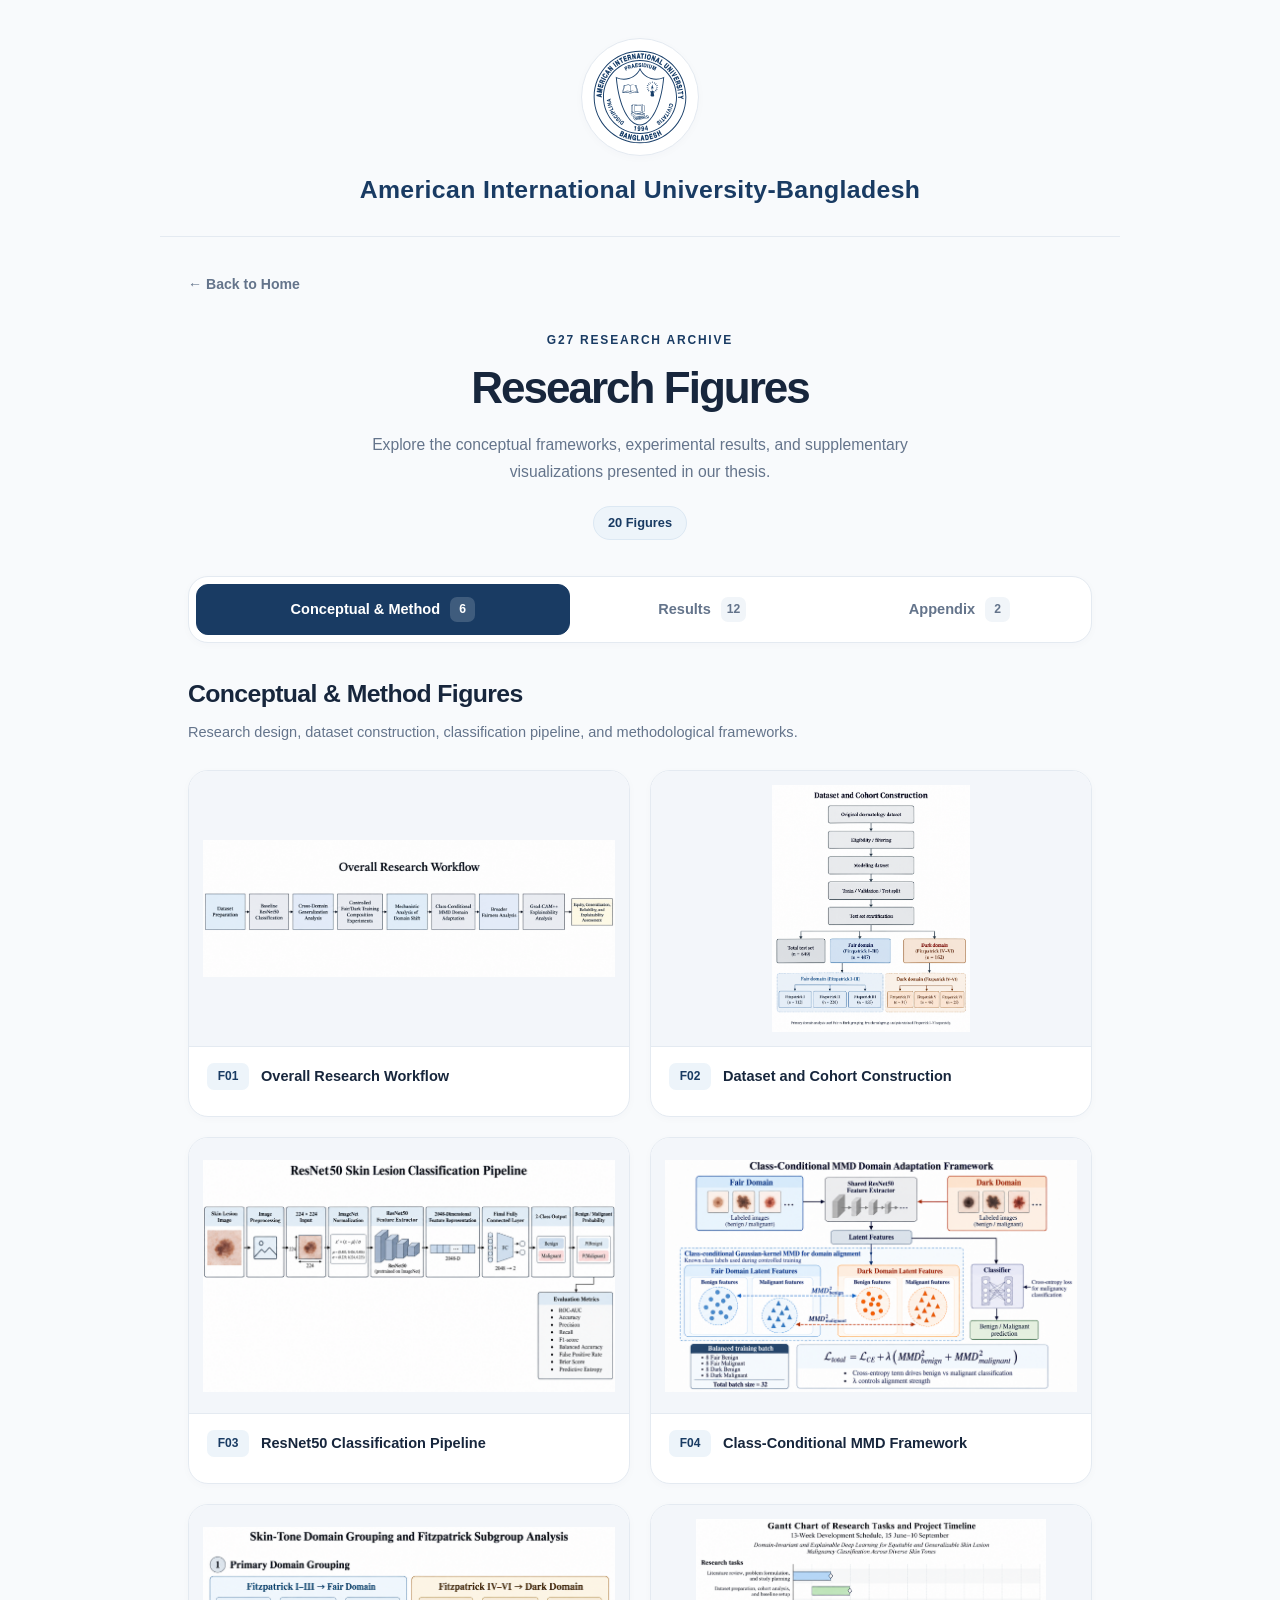
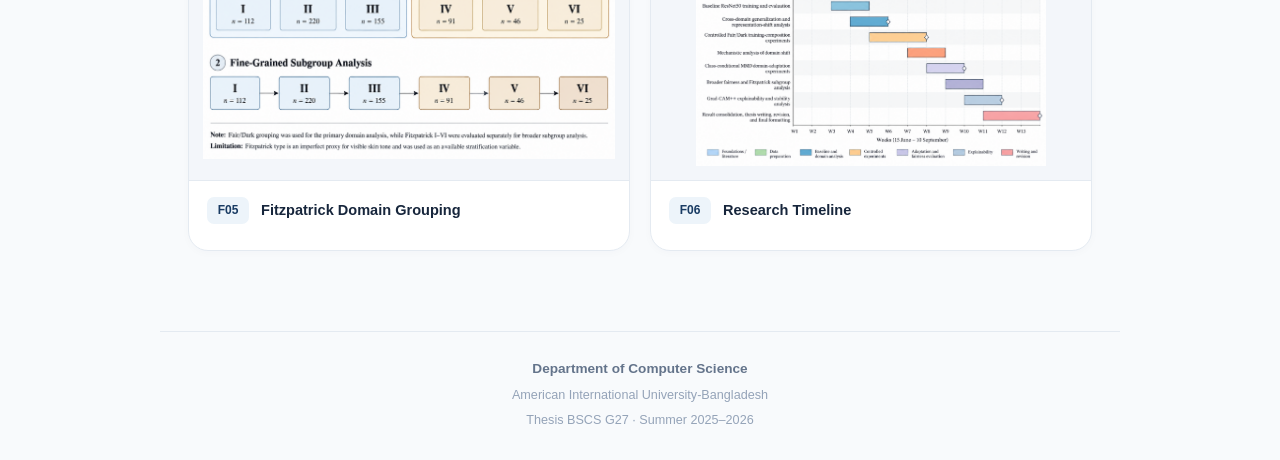
<file: pages/figures.html>
<!doctype html>
<html lang="en">
  <head>
    <!-- Website favicon -->
    <link rel="icon" href="/favicon.ico" />
    <link rel="icon" type="image/png" sizes="32x32" href="/favicon-32x32.png" />
    <link rel="apple-touch-icon" sizes="180x180" href="/apple-touch-icon.png" />

    <meta charset="UTF-8" />

    <meta name="viewport" content="width=device-width, initial-scale=1.0" />

    <meta name="theme-color" content="#f8fafc" />

    <meta
      name="description"
      content="Research figures for AIUB Thesis Group G27, including methodology, experimental results, and appendix visualizations."
    />

    <title>Figures | Thesis BSCS G27</title>

    <link rel="stylesheet" href="../assets/css/styles.css" />
  </head>

  <body>
    <!-- =====================================
       HEADER
       ===================================== -->

    <header class="site-header">
      <div class="header-inner">
        <a
          href="../index.html"
          class="logo-link"
          aria-label="Return to Thesis Group G27 homepage"
        >
          <img
            src="../assets/images/aiub-line-logo.svg"
            alt="American International University-Bangladesh seal"
            class="aiub-logo"
            width="94"
            height="94"
          />
        </a>
      </div>

      <p class="university-name">
        American International University-Bangladesh
      </p>

      <div class="header-divider" aria-hidden="true"></div>
    </header>

    <!-- =====================================
       MAIN CONTENT
       ===================================== -->

    <main class="site-main figures-page">
      <a href="../index.html" class="page-back"> ← Back to Home </a>

      <!-- PAGE INTRODUCTION -->

      <section class="figures-intro">
        <p class="page-eyebrow">G27 Research Archive</p>

        <h1 class="figures-title">Research Figures</h1>

        <p class="figures-description">
          Explore the conceptual frameworks, experimental results, and
          supplementary visualizations presented in our thesis.
        </p>

        <p class="figures-total">20 Figures</p>
      </section>

      <!-- =====================================
         CATEGORY TABS
         ===================================== -->

      <div class="figure-tabs" role="group" aria-label="Figure categories">
        <button
          type="button"
          class="figure-tab is-active"
          data-category="conceptual"
          aria-pressed="true"
          aria-controls="panel-conceptual"
        >
          Conceptual & Method
          <span class="tab-count">6</span>
        </button>

        <button
          type="button"
          class="figure-tab"
          data-category="results"
          aria-pressed="false"
          aria-controls="panel-results"
        >
          Results
          <span class="tab-count">12</span>
        </button>

        <button
          type="button"
          class="figure-tab"
          data-category="appendix"
          aria-pressed="false"
          aria-controls="panel-appendix"
        >
          Appendix
          <span class="tab-count">2</span>
        </button>
      </div>

      <!-- =====================================
         CATEGORY 1: CONCEPTUAL & METHOD
         ===================================== -->

      <section
        id="panel-conceptual"
        class="figure-panel"
        data-panel="conceptual"
        aria-label="Conceptual and method figures"
      >
        <div class="panel-heading">
          <h2>Conceptual & Method Figures</h2>

          <p>
            Research design, dataset construction, classification pipeline, and
            methodological frameworks.
          </p>
        </div>

        <div class="figure-grid">
          <figure class="figure-card" id="F01">
            <img
              src="../assets/figures/conceptual-method/F01_Overall_Research_Workflow.png"
              alt="Overall research workflow diagram"
              loading="lazy"
              decoding="async"
            />

            <figcaption>
              <span class="figure-code">F01</span>
              <span class="figure-name"> Overall Research Workflow </span>
            </figcaption>
          </figure>

          <figure class="figure-card" id="F02">
            <img
              src="../assets/figures/conceptual-method/F02_Dataset_and_Cohort_Construction.png"
              alt="Dataset and cohort construction diagram"
              loading="lazy"
              decoding="async"
            />

            <figcaption>
              <span class="figure-code">F02</span>
              <span class="figure-name"> Dataset and Cohort Construction </span>
            </figcaption>
          </figure>

          <figure class="figure-card" id="F03">
            <img
              src="../assets/figures/conceptual-method/F03_ResNet50_Classification_Pipeline.png"
              alt="ResNet50 classification pipeline diagram"
              loading="lazy"
              decoding="async"
            />

            <figcaption>
              <span class="figure-code">F03</span>
              <span class="figure-name">
                ResNet50 Classification Pipeline
              </span>
            </figcaption>
          </figure>

          <figure class="figure-card" id="F04">
            <img
              src="../assets/figures/conceptual-method/F04_ClassConditional_MMD_Framework.png"
              alt="Class-conditional maximum mean discrepancy framework"
              loading="lazy"
              decoding="async"
            />

            <figcaption>
              <span class="figure-code">F04</span>
              <span class="figure-name"> Class-Conditional MMD Framework </span>
            </figcaption>
          </figure>

          <figure class="figure-card" id="F05">
            <img
              src="../assets/figures/conceptual-method/F05_Fitzpatrick_Domain_Grouping.png"
              alt="Fitzpatrick skin-tone domain grouping"
              loading="lazy"
              decoding="async"
            />

            <figcaption>
              <span class="figure-code">F05</span>
              <span class="figure-name"> Fitzpatrick Domain Grouping </span>
            </figcaption>
          </figure>

          <figure class="figure-card" id="F06">
            <img
              src="../assets/figures/conceptual-method/F06_Research_Timeline_Gantt.png"
              alt="Research timeline Gantt chart"
              loading="lazy"
              decoding="async"
            />

            <figcaption>
              <span class="figure-code">F06</span>
              <span class="figure-name"> Research Timeline </span>
            </figcaption>
          </figure>
        </div>
      </section>

      <!-- =====================================
         CATEGORY 2: RESULTS
         ===================================== -->

      <section
        id="panel-results"
        class="figure-panel"
        data-panel="results"
        aria-label="Results figures"
        hidden
      >
        <div class="panel-heading">
          <h2>Experimental Results</h2>

          <p>
            Evaluation results organized according to the experimental phases.
          </p>
        </div>

        <!-- PHASE FILTERS -->

        <div
          class="phase-filters"
          role="group"
          aria-label="Filter results by phase"
        >
          <button
            type="button"
            class="phase-filter is-active"
            data-phase="all"
            aria-pressed="true"
          >
            All Phases
          </button>

          <button
            type="button"
            class="phase-filter"
            data-phase="2"
            aria-pressed="false"
          >
            Phase 2
          </button>

          <button
            type="button"
            class="phase-filter"
            data-phase="3"
            aria-pressed="false"
          >
            Phase 3
          </button>

          <button
            type="button"
            class="phase-filter"
            data-phase="4"
            aria-pressed="false"
          >
            Phase 4
          </button>

          <button
            type="button"
            class="phase-filter"
            data-phase="5"
            aria-pressed="false"
          >
            Phase 5
          </button>

          <button
            type="button"
            class="phase-filter"
            data-phase="6"
            aria-pressed="false"
          >
            Phase 6
          </button>

          <button
            type="button"
            class="phase-filter"
            data-phase="7"
            aria-pressed="false"
          >
            Phase 7
          </button>

          <button
            type="button"
            class="phase-filter"
            data-phase="8"
            aria-pressed="false"
          >
            Phase 8
          </button>
        </div>

        <!-- RESULTS GALLERY -->

        <div class="figure-grid results-grid">
          <figure class="figure-card" data-phase="2" id="R01">
            <img
              src="../assets/figures/results/R01_Phase2_Baseline_ROC.png"
              alt="Phase 2 baseline ROC analysis"
              loading="lazy"
              decoding="async"
            />

            <figcaption>
              <span class="figure-code">R01</span>
              <span class="figure-name"> Phase 2 — Baseline ROC </span>
            </figcaption>
          </figure>

          <figure class="figure-card" data-phase="3" id="R02">
            <img
              src="../assets/figures/results/R02_Phase3_CrossDomain_AUC.png"
              alt="Phase 3 cross-domain AUC results"
              loading="lazy"
              decoding="async"
            />

            <figcaption>
              <span class="figure-code">R02</span>
              <span class="figure-name"> Phase 3 — Cross-Domain AUC </span>
            </figcaption>
          </figure>

          <figure class="figure-card" data-phase="4" id="R03">
            <img
              src="../assets/figures/results/R03_Phase4_FairDark_AUC.png"
              alt="Phase 4 Fair and Dark domain AUC results"
              loading="lazy"
              decoding="async"
            />

            <figcaption>
              <span class="figure-code">R03</span>
              <span class="figure-name"> Phase 4 — Fair/Dark AUC </span>
            </figcaption>
          </figure>

          <figure class="figure-card" data-phase="4" id="R04">
            <img
              src="../assets/figures/results/R04_Phase4_Recall_Gap.png"
              alt="Phase 4 recall gap results"
              loading="lazy"
              decoding="async"
            />

            <figcaption>
              <span class="figure-code">R04</span>
              <span class="figure-name"> Phase 4 — Recall Gap </span>
            </figcaption>
          </figure>

          <figure class="figure-card" data-phase="5" id="R05">
            <img
              src="../assets/figures/results/R05_Phase5_Malignant_Entropy_Disparity.png"
              alt="Phase 5 malignant-class predictive entropy disparity"
              loading="lazy"
              decoding="async"
            />

            <figcaption>
              <span class="figure-code">R05</span>
              <span class="figure-name">
                Phase 5 — Malignant Entropy Disparity
              </span>
            </figcaption>
          </figure>

          <figure class="figure-card" data-phase="5" id="R06">
            <img
              src="../assets/figures/results/R06_Phase5_Malignant_Brier_Disparity.png"
              alt="Phase 5 malignant-class Brier score disparity"
              loading="lazy"
              decoding="async"
            />

            <figcaption>
              <span class="figure-code">R06</span>
              <span class="figure-name">
                Phase 5 — Malignant Brier Disparity
              </span>
            </figcaption>
          </figure>

          <figure class="figure-card" data-phase="6" id="R07">
            <img
              src="../assets/figures/results/R07_Phase6_Lambda_WorstDomain_AUC.png"
              alt="Phase 6 lambda versus worst-domain AUC"
              loading="lazy"
              decoding="async"
            />

            <figcaption>
              <span class="figure-code">R07</span>
              <span class="figure-name">
                Phase 6 — Lambda and Worst-Domain AUC
              </span>
            </figcaption>
          </figure>

          <figure class="figure-card" data-phase="6" id="R08">
            <img
              src="../assets/figures/results/R08_Phase6_Lambda_Recall_Gap.png"
              alt="Phase 6 lambda versus recall gap"
              loading="lazy"
              decoding="async"
            />

            <figcaption>
              <span class="figure-code">R08</span>
              <span class="figure-name"> Phase 6 — Lambda and Recall Gap </span>
            </figcaption>
          </figure>

          <figure class="figure-card" data-phase="7" id="R09">
            <img
              src="../assets/figures/results/R09_Phase7_FairDark_Metrics.png"
              alt="Phase 7 Fair and Dark domain performance metrics"
              loading="lazy"
              decoding="async"
            />

            <figcaption>
              <span class="figure-code">R09</span>
              <span class="figure-name"> Phase 7 — Fair/Dark Metrics </span>
            </figcaption>
          </figure>

          <figure class="figure-card" data-phase="7" id="R10">
            <img
              src="../assets/figures/results/R10_Phase7_Fitzpatrick_Entropy.png"
              alt="Phase 7 predictive entropy across Fitzpatrick categories"
              loading="lazy"
              decoding="async"
            />

            <figcaption>
              <span class="figure-code">R10</span>
              <span class="figure-name"> Phase 7 — Fitzpatrick Entropy </span>
            </figcaption>
          </figure>

          <figure class="figure-card" data-phase="8" id="R11">
            <img
              src="../assets/figures/results/R11_Phase8_GradCAM_ViewerFriendly.png"
              alt="Phase 8 Grad-CAM visualization"
              loading="lazy"
              decoding="async"
            />

            <figcaption>
              <span class="figure-code">R11</span>
              <span class="figure-name">
                Phase 8 — Grad-CAM Visualization
              </span>
            </figcaption>
          </figure>

          <figure class="figure-card" data-phase="8" id="R12">
            <img
              src="../assets/figures/results/R12_Phase8_Attention_Visual_Audit.png"
              alt="Phase 8 attention visual audit"
              loading="lazy"
              decoding="async"
            />

            <figcaption>
              <span class="figure-code">R12</span>
              <span class="figure-name">
                Phase 8 — Attention Visual Audit
              </span>
            </figcaption>
          </figure>
        </div>
      </section>

      <!-- =====================================
         CATEGORY 3: APPENDIX
         ===================================== -->

      <section
        id="panel-appendix"
        class="figure-panel"
        data-panel="appendix"
        aria-label="Appendix figures"
        hidden
      >
        <div class="panel-heading">
          <h2>Appendix Figures</h2>

          <p>
            Supplementary visual materials from the explainability analysis.
          </p>
        </div>

        <div class="figure-grid">
          <figure class="figure-card" id="A01">
            <img
              src="../assets/figures/appendix/A_Figure_XAI_Contact_Sheet.png"
              alt="Explainability contact sheet"
              loading="lazy"
              decoding="async"
            />

            <figcaption>
              <span class="figure-code">A01</span>
              <span class="figure-name"> XAI Contact Sheet </span>
            </figcaption>
          </figure>

          <figure class="figure-card" id="A02">
            <img
              src="../assets/figures/appendix/A_Figure_XAI_Case_Panels.png"
              alt="Explainability case panels"
              loading="lazy"
              decoding="async"
            />

            <figcaption>
              <span class="figure-code">A02</span>
              <span class="figure-name"> XAI Case Panels </span>
            </figcaption>
          </figure>
        </div>
      </section>
    </main>

    <!-- =====================================
       FOOTER
       ===================================== -->

    <footer class="site-footer">
      <div class="footer-inner">
        <p class="footer-primary">Department of Computer Science</p>

        <p class="footer-secondary">
          <a
            href="https://www.aiub.edu/"
            target="_blank"
            rel="noopener noreferrer"
          >
            American International University-Bangladesh
          </a>
        </p>

        <p class="footer-secondary">Thesis BSCS G27 · Summer 2025–2026</p>
      </div>
    </footer>

    <!-- =====================================
       JAVASCRIPT
       ===================================== -->

    <script src="../assets/js/figures.js" defer></script>
  </body>
</html>
</file>
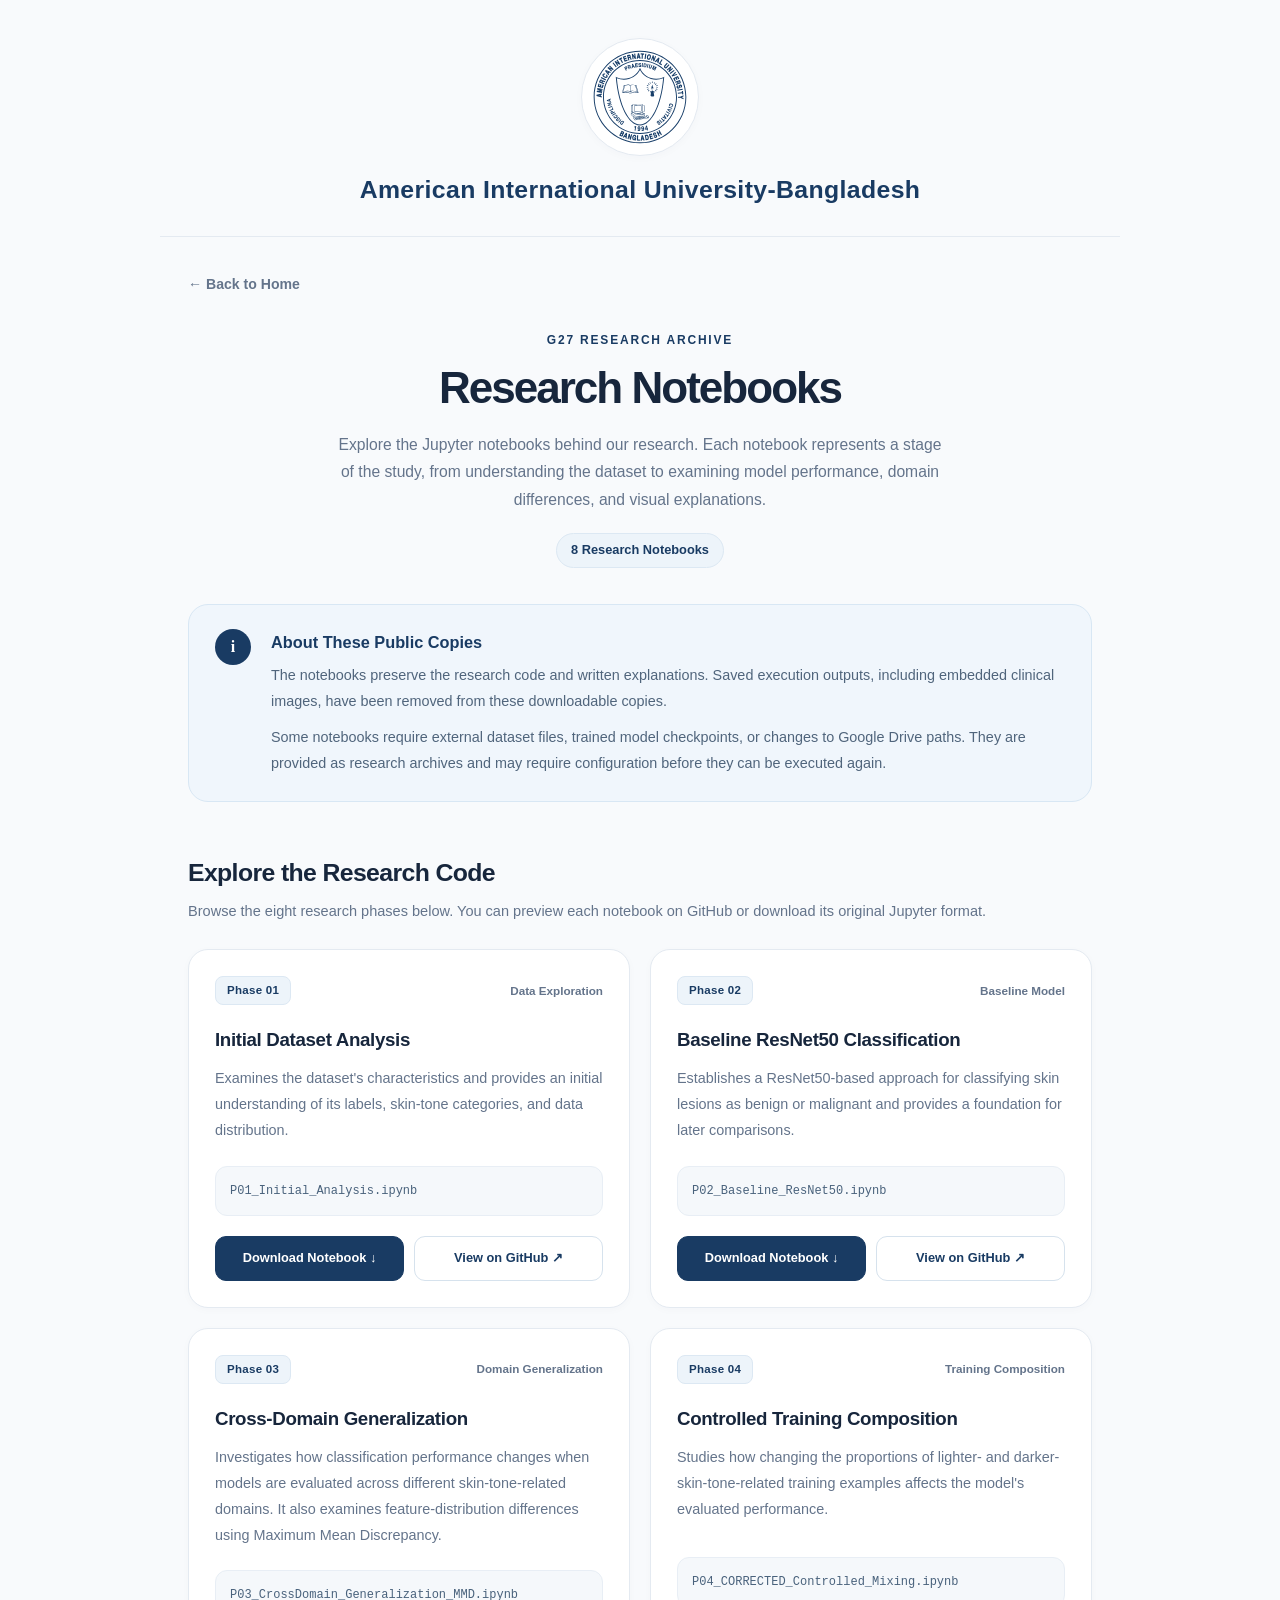
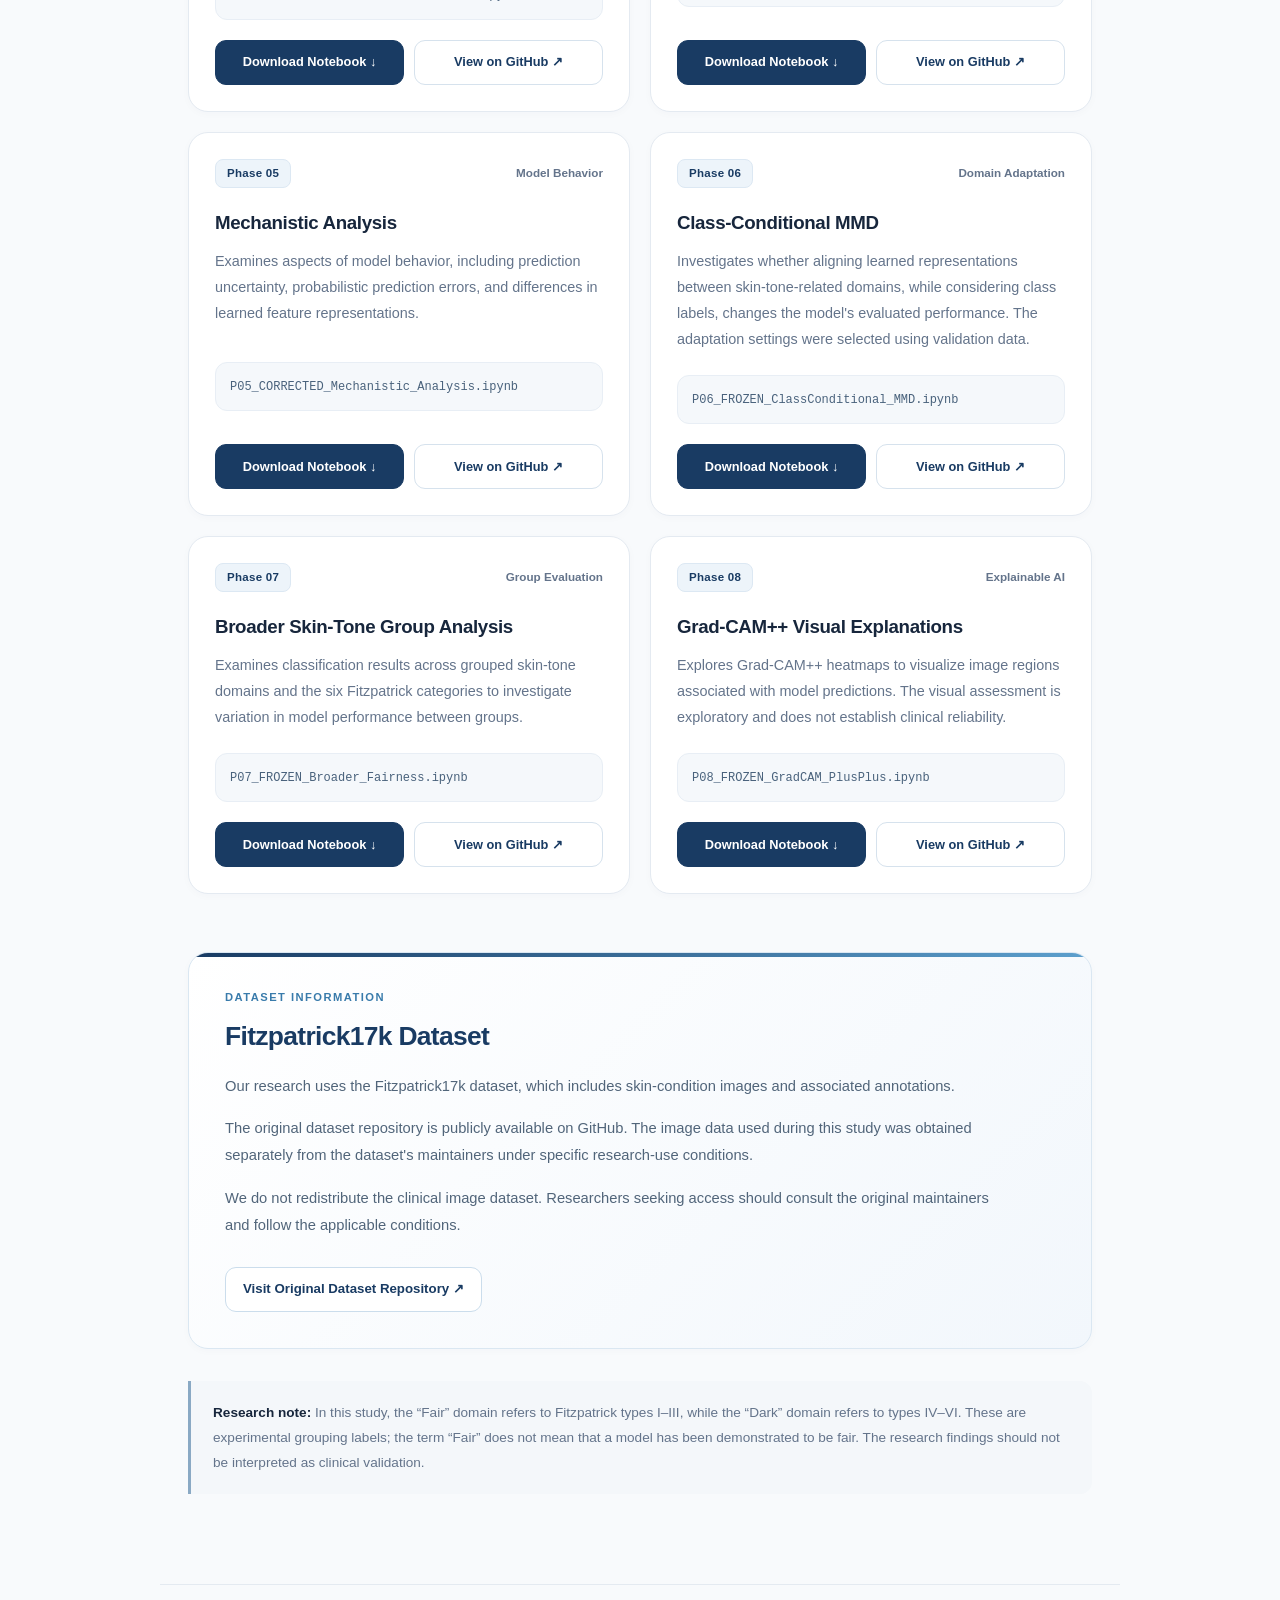
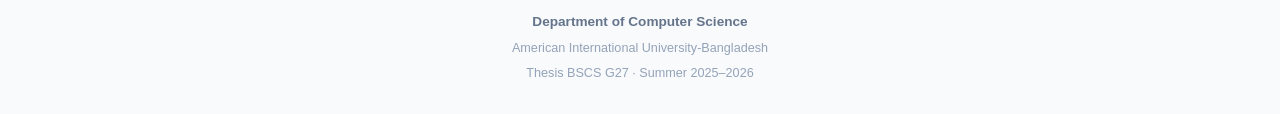
<file: pages/notebooks.html>
<!doctype html>
<html lang="en">
  <head>
    <!-- Favicon -->
    <link rel="icon" href="/favicon.ico" />
    <link rel="icon" type="image/png" sizes="32x32" href="/favicon-32x32.png" />
    <link rel="apple-touch-icon" sizes="180x180" href="/apple-touch-icon.png" />

    <meta charset="UTF-8" />
    <meta name="viewport" content="width=device-width, initial-scale=1.0" />
    <meta name="theme-color" content="#f8fafc" />

    <meta
      name="description"
      content="Explore and download the eight Jupyter notebooks used in the skin lesion classification research conducted by AIUB Thesis Group G27."
    />

    <title>Research Notebooks | Thesis BSCS G27</title>

    <link rel="stylesheet" href="../assets/css/styles.css" />
  </head>

  <body>
    <!-- ========================================
         HEADER
    ========================================= -->

    <header class="site-header">
      <div class="header-inner">
        <a
          href="../index.html"
          class="logo-link"
          aria-label="Return to Thesis Group G27 homepage"
        >
          <img
            src="../assets/images/aiub-line-logo.svg"
            alt="American International University-Bangladesh seal"
            class="aiub-logo"
            width="94"
            height="94"
          />
        </a>
      </div>

      <p class="university-name">
        American International University-Bangladesh
      </p>

      <div class="header-divider" aria-hidden="true"></div>
    </header>

    <!-- ========================================
         MAIN CONTENT
    ========================================= -->

    <main id="main-content" class="site-main tables-page notebooks-page">
      <a href="../index.html" class="page-back"> ← Back to Home </a>

      <!-- PAGE INTRODUCTION -->

      <section class="tables-intro">
        <p class="page-eyebrow">G27 Research Archive</p>

        <h1 class="tables-title">Research Notebooks</h1>

        <p class="tables-description">
          Explore the Jupyter notebooks behind our research. Each notebook
          represents a stage of the study, from understanding the dataset to
          examining model performance, domain differences, and visual
          explanations.
        </p>

        <p class="tables-total">8 Research Notebooks</p>
      </section>

      <!-- IMPORTANT INFORMATION -->

      <aside
        class="notebooks-notice"
        aria-label="Important information about these notebooks"
      >
        <div class="notebooks-notice-icon" aria-hidden="true">i</div>

        <div class="notebooks-notice-content">
          <h2>About These Public Copies</h2>

          <p>
            The notebooks preserve the research code and written explanations.
            Saved execution outputs, including embedded clinical images, have
            been removed from these downloadable copies.
          </p>

          <p>
            Some notebooks require external dataset files, trained model
            checkpoints, or changes to Google Drive paths. They are provided as
            research archives and may require configuration before they can be
            executed again.
          </p>
        </div>
      </aside>

      <!-- ========================================
           NOTEBOOK COLLECTION
      ========================================= -->

      <section
        class="tables-section notebook-section"
        aria-labelledby="notebook-collection-heading"
      >
        <div class="tables-section-heading">
          <h2 id="notebook-collection-heading">Explore the Research Code</h2>

          <p>
            Browse the eight research phases below. You can preview each
            notebook on GitHub or download its original Jupyter format.
          </p>
        </div>

        <div class="notebook-grid">
          <!-- NOTEBOOK 01 -->

          <article class="notebook-card">
            <div class="notebook-card-top">
              <span class="notebook-phase"> Phase 01 </span>

              <span class="notebook-category"> Data Exploration </span>
            </div>

            <h3 class="notebook-title">Initial Dataset Analysis</h3>

            <p class="notebook-description">
              Examines the dataset's characteristics and provides an initial
              understanding of its labels, skin-tone categories, and data
              distribution.
            </p>

            <p class="notebook-filename">
              <code>P01_Initial_Analysis.ipynb</code>
            </p>

            <div class="notebook-actions">
              <a
                class="notebook-button notebook-button-primary"
                href="../notebooks/P01_Initial_Analysis.ipynb"
                download
              >
                Download Notebook ↓
              </a>

              <a
                class="notebook-button notebook-button-secondary"
                href="https://github.com/salman-sayeed/AIUB-Thesis-BSCS-G27-Summer-26-27/blob/main/notebooks/P01_Initial_Analysis.ipynb"
                target="_blank"
                rel="noopener noreferrer"
              >
                View on GitHub ↗
              </a>
            </div>
          </article>

          <!-- NOTEBOOK 02 -->

          <article class="notebook-card">
            <div class="notebook-card-top">
              <span class="notebook-phase"> Phase 02 </span>

              <span class="notebook-category"> Baseline Model </span>
            </div>

            <h3 class="notebook-title">Baseline ResNet50 Classification</h3>

            <p class="notebook-description">
              Establishes a ResNet50-based approach for classifying skin lesions
              as benign or malignant and provides a foundation for later
              comparisons.
            </p>

            <p class="notebook-filename">
              <code>P02_Baseline_ResNet50.ipynb</code>
            </p>

            <div class="notebook-actions">
              <a
                class="notebook-button notebook-button-primary"
                href="../notebooks/P02_Baseline_ResNet50.ipynb"
                download
              >
                Download Notebook ↓
              </a>

              <a
                class="notebook-button notebook-button-secondary"
                href="https://github.com/salman-sayeed/AIUB-Thesis-BSCS-G27-Summer-26-27/blob/main/notebooks/P02_Baseline_ResNet50.ipynb"
                target="_blank"
                rel="noopener noreferrer"
              >
                View on GitHub ↗
              </a>
            </div>
          </article>

          <!-- NOTEBOOK 03 -->

          <article class="notebook-card">
            <div class="notebook-card-top">
              <span class="notebook-phase"> Phase 03 </span>

              <span class="notebook-category"> Domain Generalization </span>
            </div>

            <h3 class="notebook-title">Cross-Domain Generalization</h3>

            <p class="notebook-description">
              Investigates how classification performance changes when models
              are evaluated across different skin-tone-related domains. It also
              examines feature-distribution differences using Maximum Mean
              Discrepancy.
            </p>

            <p class="notebook-filename">
              <code>P03_CrossDomain_Generalization_MMD.ipynb</code>
            </p>

            <div class="notebook-actions">
              <a
                class="notebook-button notebook-button-primary"
                href="../notebooks/P03_CrossDomain_Generalization_MMD.ipynb"
                download
              >
                Download Notebook ↓
              </a>

              <a
                class="notebook-button notebook-button-secondary"
                href="https://github.com/salman-sayeed/AIUB-Thesis-BSCS-G27-Summer-26-27/blob/main/notebooks/P03_CrossDomain_Generalization_MMD.ipynb"
                target="_blank"
                rel="noopener noreferrer"
              >
                View on GitHub ↗
              </a>
            </div>
          </article>

          <!-- NOTEBOOK 04 -->

          <article class="notebook-card">
            <div class="notebook-card-top">
              <span class="notebook-phase"> Phase 04 </span>

              <span class="notebook-category"> Training Composition </span>
            </div>

            <h3 class="notebook-title">Controlled Training Composition</h3>

            <p class="notebook-description">
              Studies how changing the proportions of lighter- and
              darker-skin-tone-related training examples affects the model's
              evaluated performance.
            </p>

            <p class="notebook-filename">
              <code>P04_CORRECTED_Controlled_Mixing.ipynb</code>
            </p>

            <div class="notebook-actions">
              <a
                class="notebook-button notebook-button-primary"
                href="../notebooks/P04_CORRECTED_Controlled_Mixing.ipynb"
                download
              >
                Download Notebook ↓
              </a>

              <a
                class="notebook-button notebook-button-secondary"
                href="https://github.com/salman-sayeed/AIUB-Thesis-BSCS-G27-Summer-26-27/blob/main/notebooks/P04_CORRECTED_Controlled_Mixing.ipynb"
                target="_blank"
                rel="noopener noreferrer"
              >
                View on GitHub ↗
              </a>
            </div>
          </article>

          <!-- NOTEBOOK 05 -->

          <article class="notebook-card">
            <div class="notebook-card-top">
              <span class="notebook-phase"> Phase 05 </span>

              <span class="notebook-category"> Model Behavior </span>
            </div>

            <h3 class="notebook-title">Mechanistic Analysis</h3>

            <p class="notebook-description">
              Examines aspects of model behavior, including prediction
              uncertainty, probabilistic prediction errors, and differences in
              learned feature representations.
            </p>

            <p class="notebook-filename">
              <code>P05_CORRECTED_Mechanistic_Analysis.ipynb</code>
            </p>

            <div class="notebook-actions">
              <a
                class="notebook-button notebook-button-primary"
                href="../notebooks/P05_CORRECTED_Mechanistic_Analysis.ipynb"
                download
              >
                Download Notebook ↓
              </a>

              <a
                class="notebook-button notebook-button-secondary"
                href="https://github.com/salman-sayeed/AIUB-Thesis-BSCS-G27-Summer-26-27/blob/main/notebooks/P05_CORRECTED_Mechanistic_Analysis.ipynb"
                target="_blank"
                rel="noopener noreferrer"
              >
                View on GitHub ↗
              </a>
            </div>
          </article>

          <!-- NOTEBOOK 06 -->

          <article class="notebook-card">
            <div class="notebook-card-top">
              <span class="notebook-phase"> Phase 06 </span>

              <span class="notebook-category"> Domain Adaptation </span>
            </div>

            <h3 class="notebook-title">Class-Conditional MMD</h3>

            <p class="notebook-description">
              Investigates whether aligning learned representations between
              skin-tone-related domains, while considering class labels, changes
              the model's evaluated performance. The adaptation settings were
              selected using validation data.
            </p>

            <p class="notebook-filename">
              <code>P06_FROZEN_ClassConditional_MMD.ipynb</code>
            </p>

            <div class="notebook-actions">
              <a
                class="notebook-button notebook-button-primary"
                href="../notebooks/P06_FROZEN_ClassConditional_MMD.ipynb"
                download
              >
                Download Notebook ↓
              </a>

              <a
                class="notebook-button notebook-button-secondary"
                href="https://github.com/salman-sayeed/AIUB-Thesis-BSCS-G27-Summer-26-27/blob/main/notebooks/P06_FROZEN_ClassConditional_MMD.ipynb"
                target="_blank"
                rel="noopener noreferrer"
              >
                View on GitHub ↗
              </a>
            </div>
          </article>

          <!-- NOTEBOOK 07 -->

          <article class="notebook-card">
            <div class="notebook-card-top">
              <span class="notebook-phase"> Phase 07 </span>

              <span class="notebook-category"> Group Evaluation </span>
            </div>

            <h3 class="notebook-title">Broader Skin-Tone Group Analysis</h3>

            <p class="notebook-description">
              Examines classification results across grouped skin-tone domains
              and the six Fitzpatrick categories to investigate variation in
              model performance between groups.
            </p>

            <p class="notebook-filename">
              <code>P07_FROZEN_Broader_Fairness.ipynb</code>
            </p>

            <div class="notebook-actions">
              <a
                class="notebook-button notebook-button-primary"
                href="../notebooks/P07_FROZEN_Broader_Fairness.ipynb"
                download
              >
                Download Notebook ↓
              </a>

              <a
                class="notebook-button notebook-button-secondary"
                href="https://github.com/salman-sayeed/AIUB-Thesis-BSCS-G27-Summer-26-27/blob/main/notebooks/P07_FROZEN_Broader_Fairness.ipynb"
                target="_blank"
                rel="noopener noreferrer"
              >
                View on GitHub ↗
              </a>
            </div>
          </article>

          <!-- NOTEBOOK 08 -->

          <article class="notebook-card">
            <div class="notebook-card-top">
              <span class="notebook-phase"> Phase 08 </span>

              <span class="notebook-category"> Explainable AI </span>
            </div>

            <h3 class="notebook-title">Grad-CAM++ Visual Explanations</h3>

            <p class="notebook-description">
              Explores Grad-CAM++ heatmaps to visualize image regions associated
              with model predictions. The visual assessment is exploratory and
              does not establish clinical reliability.
            </p>

            <p class="notebook-filename">
              <code>P08_FROZEN_GradCAM_PlusPlus.ipynb</code>
            </p>

            <div class="notebook-actions">
              <a
                class="notebook-button notebook-button-primary"
                href="../notebooks/P08_FROZEN_GradCAM_PlusPlus.ipynb"
                download
              >
                Download Notebook ↓
              </a>

              <a
                class="notebook-button notebook-button-secondary"
                href="https://github.com/salman-sayeed/AIUB-Thesis-BSCS-G27-Summer-26-27/blob/main/notebooks/P08_FROZEN_GradCAM_PlusPlus.ipynb"
                target="_blank"
                rel="noopener noreferrer"
              >
                View on GitHub ↗
              </a>
            </div>
          </article>
        </div>
      </section>

      <!-- ========================================
           DATASET INFORMATION
      ========================================= -->

      <section
        class="notebooks-dataset-section"
        aria-labelledby="dataset-info-heading"
      >
        <div class="notebooks-dataset-card">
          <p class="notebooks-dataset-label">DATASET INFORMATION</p>

          <h2 id="dataset-info-heading">Fitzpatrick17k Dataset</h2>

          <p>
            Our research uses the Fitzpatrick17k dataset, which includes
            skin-condition images and associated annotations.
          </p>

          <p>
            The original dataset repository is publicly available on GitHub. The
            image data used during this study was obtained separately from the
            dataset's maintainers under specific research-use conditions.
          </p>

          <p>
            We do not redistribute the clinical image dataset. Researchers
            seeking access should consult the original maintainers and follow
            the applicable conditions.
          </p>

          <a
            class="notebooks-dataset-link"
            href="https://github.com/mattgroh/fitzpatrick17k"
            target="_blank"
            rel="noopener noreferrer"
          >
            Visit Original Dataset Repository ↗
          </a>
        </div>
      </section>

      <!-- ========================================
           RESEARCH NOTE
      ========================================= -->

      <section
        class="notebooks-research-note"
        aria-label="Research interpretation note"
      >
        <p>
          <strong>Research note:</strong>
          In this study, the “Fair” domain refers to Fitzpatrick types I–III,
          while the “Dark” domain refers to types IV–VI. These are experimental
          grouping labels; the term “Fair” does not mean that a model has been
          demonstrated to be fair. The research findings should not be
          interpreted as clinical validation.
        </p>
      </section>
    </main>

    <!-- ========================================
         FOOTER
    ========================================= -->

    <footer class="site-footer">
      <div class="footer-inner">
        <p class="footer-primary">Department of Computer Science</p>

        <p class="footer-secondary">
          <a
            href="https://www.aiub.edu/"
            target="_blank"
            rel="noopener noreferrer"
          >
            American International University-Bangladesh
          </a>
        </p>

        <p class="footer-secondary">Thesis BSCS G27 · Summer 2025–2026</p>
      </div>
    </footer>
  </body>
</html>
</file>
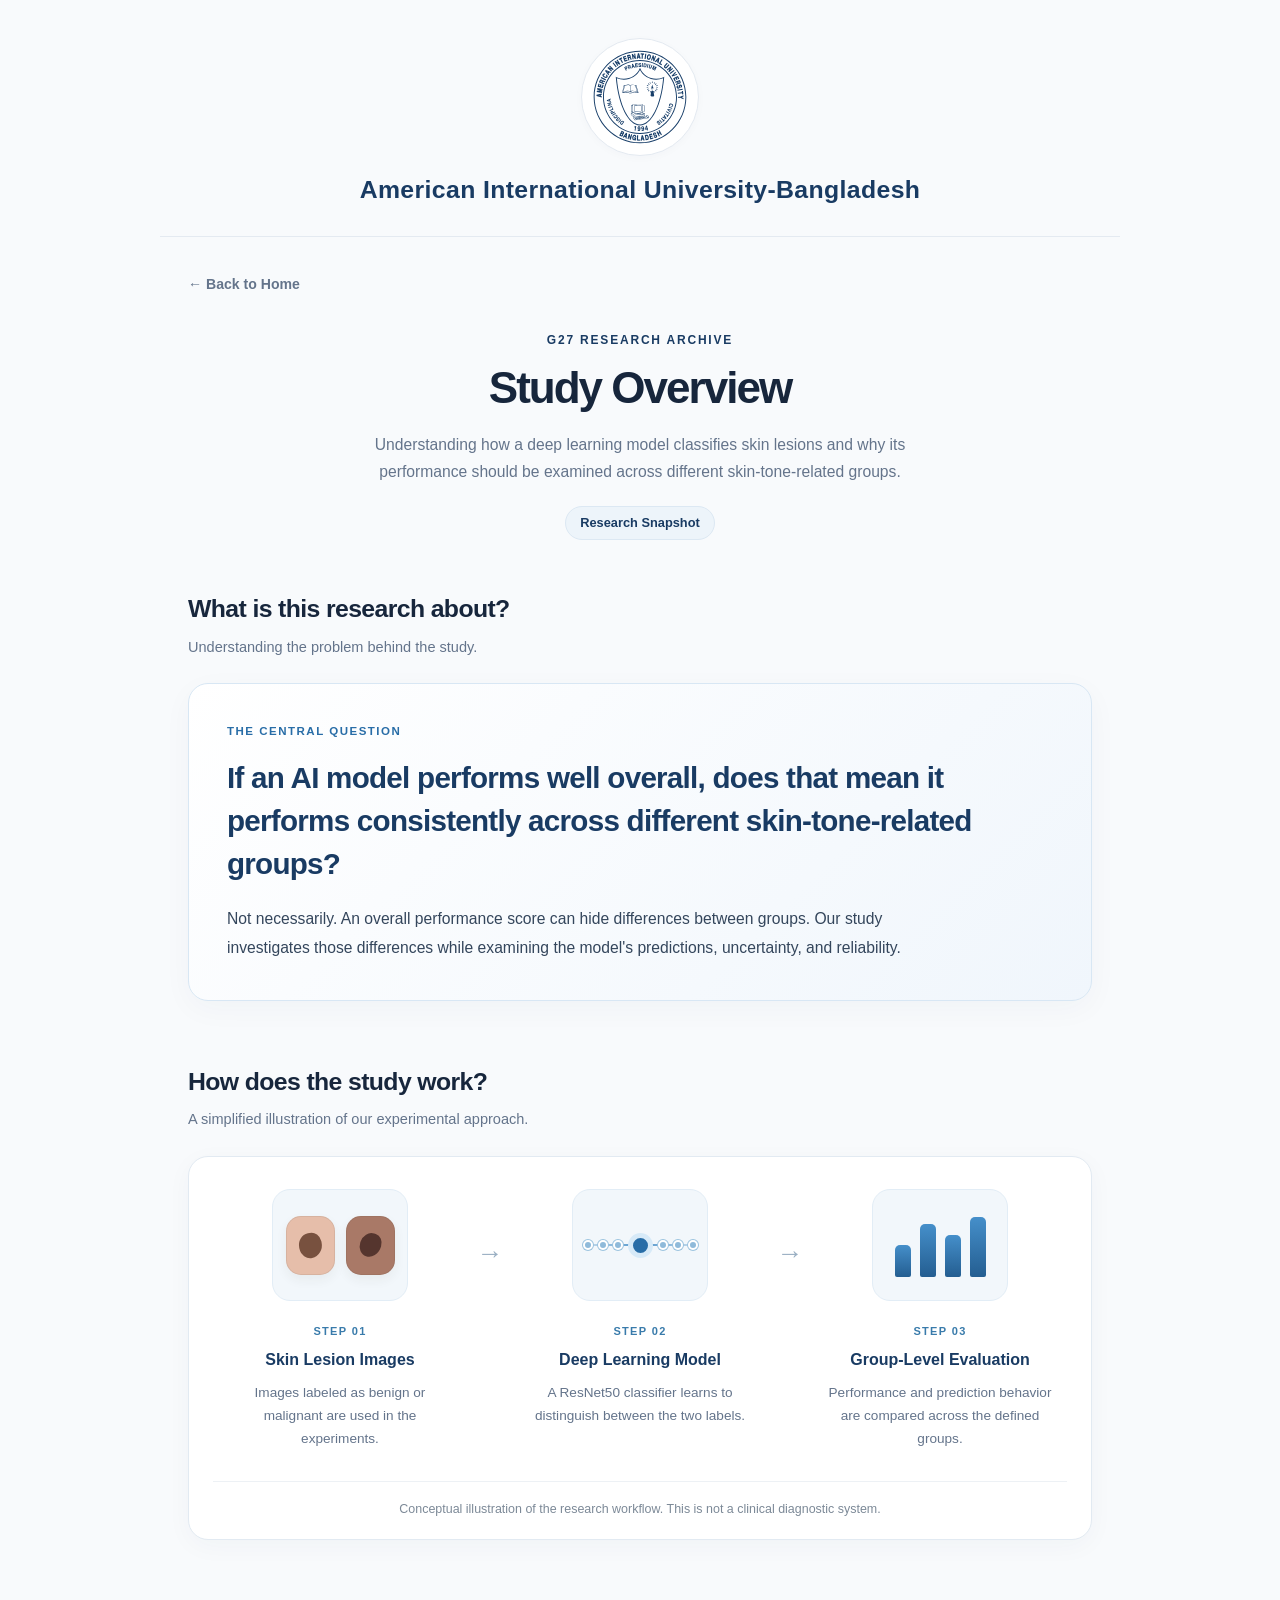
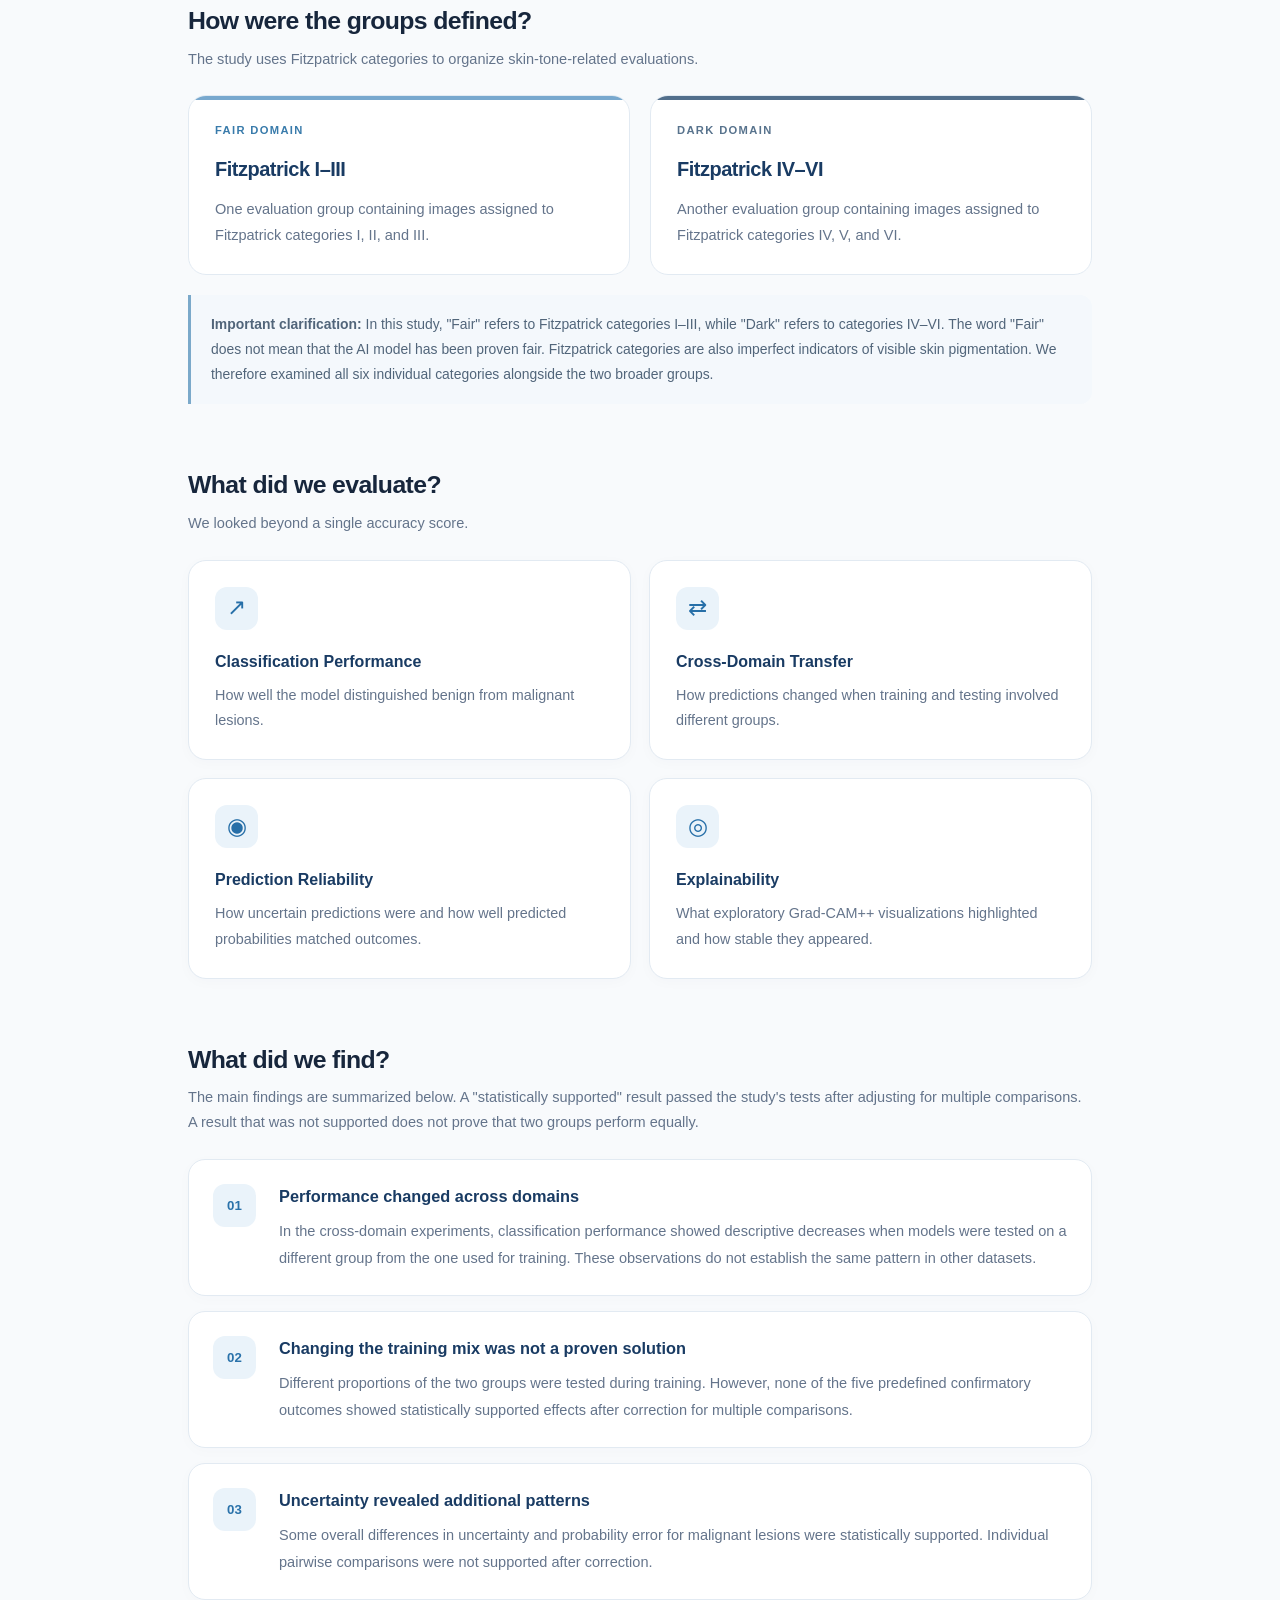
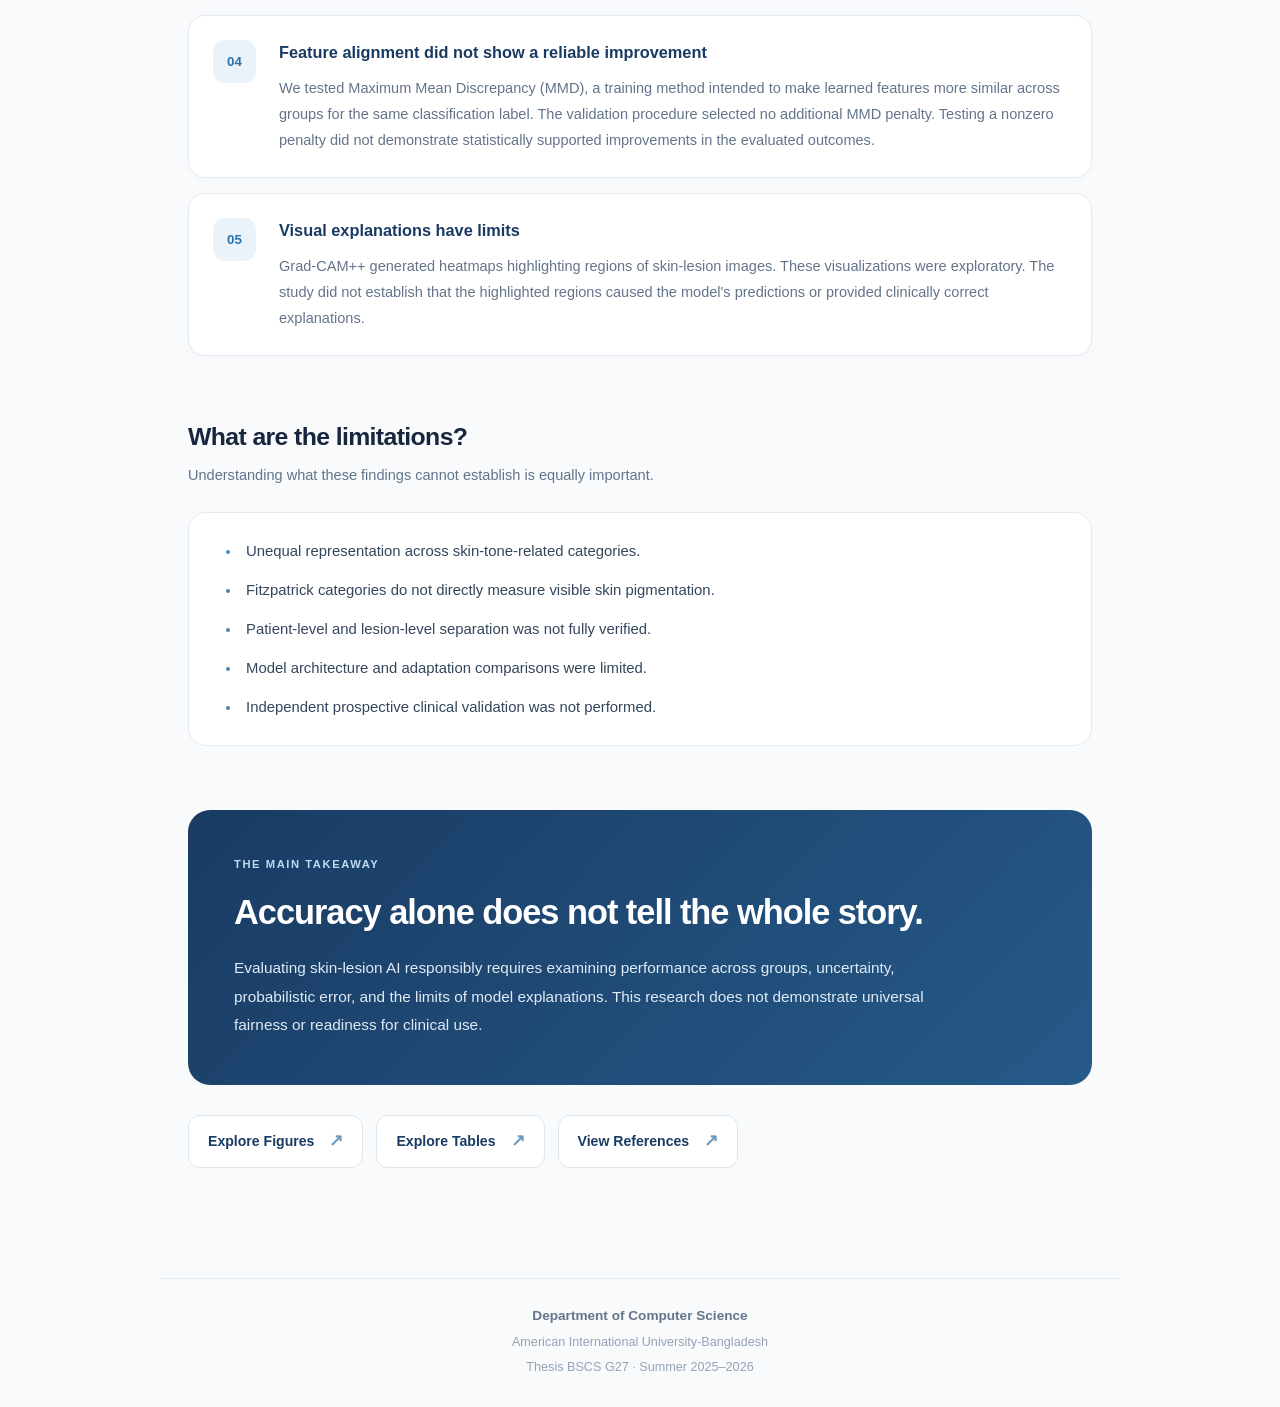
<file: pages/overview.html>
<!doctype html>
<html lang="en">
  <head>
    <!-- Website favicon -->
    <link rel="icon" href="/favicon.ico" />
    <link rel="icon" type="image/png" sizes="32x32" href="/favicon-32x32.png" />
    <link rel="apple-touch-icon" sizes="180x180" href="/apple-touch-icon.png" />

    <meta charset="UTF-8" />

    <meta name="viewport" content="width=device-width, initial-scale=1.0" />

    <meta name="theme-color" content="#f8fafc" />

    <meta
      name="description"
      content="An accessible overview of Thesis Group G27's research on deep learning, skin lesion classification, generalization, and skin-tone-related evaluation."
    />

    <title>Study Overview | Thesis BSCS G27</title>

    <link rel="stylesheet" href="../assets/css/styles.css" />
  </head>

  <body>
    <!-- =====================================
       HEADER
       ===================================== -->

    <header class="site-header">
      <div class="header-inner">
        <a
          href="../index.html"
          class="logo-link"
          aria-label="Return to Thesis Group G27 homepage"
        >
          <img
            src="../assets/images/aiub-line-logo.svg"
            alt="American International University-Bangladesh seal"
            class="aiub-logo"
            width="94"
            height="94"
          />
        </a>
      </div>

      <p class="university-name">
        American International University-Bangladesh
      </p>

      <div class="header-divider" aria-hidden="true"></div>
    </header>

    <!-- =====================================
       MAIN CONTENT
       ===================================== -->

    <main id="main-content" class="site-main tables-page overview-page">
      <!-- BACK NAVIGATION -->

      <a href="../index.html" class="page-back"> ← Back to Home </a>

      <!-- =====================================
         PAGE INTRODUCTION
         ===================================== -->

      <section class="tables-intro overview-intro">
        <p class="page-eyebrow">G27 Research Archive</p>

        <h1 class="tables-title">Study Overview</h1>

        <p class="tables-description">
          Understanding how a deep learning model classifies skin lesions and
          why its performance should be examined across different
          skin-tone-related groups.
        </p>

        <p class="tables-total">Research Snapshot</p>
      </section>

      <!-- =====================================
         SECTION 1 — RESEARCH QUESTION
         ===================================== -->

      <section
        class="overview-section"
        aria-labelledby="overview-question-heading"
      >
        <div class="tables-section-heading">
          <h2 id="overview-question-heading">What is this research about?</h2>

          <p>Understanding the problem behind the study.</p>
        </div>

        <div class="overview-question-card">
          <p class="overview-question-label">THE CENTRAL QUESTION</p>

          <p class="overview-question-text">
            If an AI model performs well overall, does that mean it performs
            consistently across different skin-tone-related groups?
          </p>

          <p class="overview-question-explanation">
            Not necessarily. An overall performance score can hide differences
            between groups. Our study investigates those differences while
            examining the model's predictions, uncertainty, and reliability.
          </p>
        </div>
      </section>

      <!-- =====================================
         SECTION 2 — VISUAL WORKFLOW
         ===================================== -->

      <section
        class="overview-section"
        aria-labelledby="overview-workflow-heading"
      >
        <div class="tables-section-heading">
          <h2 id="overview-workflow-heading">How does the study work?</h2>

          <p>A simplified illustration of our experimental approach.</p>
        </div>

        <figure class="overview-workflow">
          <div class="overview-process">
            <!-- STEP 1 -->

            <div class="overview-step">
              <div
                class="overview-step-visual overview-visual-lesion"
                aria-hidden="true"
              >
                <div class="overview-lesion-art">
                  <span class="lesion-sample lesion-sample-one">
                    <span class="lesion-mark"></span>
                  </span>

                  <span class="lesion-sample lesion-sample-two">
                    <span class="lesion-mark"></span>
                  </span>
                </div>
              </div>

              <p class="overview-step-number">STEP 01</p>

              <h3>Skin Lesion Images</h3>

              <p>
                Images labeled as benign or malignant are used in the
                experiments.
              </p>
            </div>

            <!-- CONNECTOR -->

            <span class="overview-process-arrow" aria-hidden="true"> → </span>

            <!-- STEP 2 -->

            <div class="overview-step">
              <div
                class="overview-step-visual overview-visual-model"
                aria-hidden="true"
              >
                <div class="overview-network-art">
                  <span class="network-node"></span>
                  <span class="network-node"></span>
                  <span class="network-node"></span>

                  <span class="network-center"></span>

                  <span class="network-node"></span>
                  <span class="network-node"></span>
                  <span class="network-node"></span>
                </div>
              </div>

              <p class="overview-step-number">STEP 02</p>

              <h3>Deep Learning Model</h3>

              <p>
                A ResNet50 classifier learns to distinguish between the two
                labels.
              </p>
            </div>

            <!-- CONNECTOR -->

            <span class="overview-process-arrow" aria-hidden="true"> → </span>

            <!-- STEP 3 -->

            <div class="overview-step">
              <div
                class="overview-step-visual overview-visual-evaluation"
                aria-hidden="true"
              >
                <div class="overview-evaluation-art">
                  <span class="evaluation-bar evaluation-bar-one"></span>
                  <span class="evaluation-bar evaluation-bar-two"></span>
                  <span class="evaluation-bar evaluation-bar-three"></span>
                  <span class="evaluation-bar evaluation-bar-four"></span>
                </div>
              </div>

              <p class="overview-step-number">STEP 03</p>

              <h3>Group-Level Evaluation</h3>

              <p>
                Performance and prediction behavior are compared across the
                defined groups.
              </p>
            </div>
          </div>

          <figcaption class="overview-workflow-caption">
            Conceptual illustration of the research workflow. This is not a
            clinical diagnostic system.
          </figcaption>
        </figure>
      </section>

      <!-- =====================================
         SECTION 3 — SKIN-TONE DOMAINS
         ===================================== -->

      <section
        class="overview-section"
        aria-labelledby="overview-domains-heading"
      >
        <div class="tables-section-heading">
          <h2 id="overview-domains-heading">How were the groups defined?</h2>

          <p>
            The study uses Fitzpatrick categories to organize skin-tone-related
            evaluations.
          </p>
        </div>

        <div class="overview-domain-grid">
          <article class="overview-domain-card">
            <p class="overview-domain-label">FAIR DOMAIN</p>

            <h3>Fitzpatrick I–III</h3>

            <p>
              One evaluation group containing images assigned to Fitzpatrick
              categories I, II, and III.
            </p>
          </article>

          <article class="overview-domain-card">
            <p class="overview-domain-label">DARK DOMAIN</p>

            <h3>Fitzpatrick IV–VI</h3>

            <p>
              Another evaluation group containing images assigned to Fitzpatrick
              categories IV, V, and VI.
            </p>
          </article>
        </div>

        <p class="overview-domain-note">
          <strong>Important clarification:</strong>
          In this study, "Fair" refers to Fitzpatrick categories I–III, while
          "Dark" refers to categories IV–VI. The word "Fair" does not mean that
          the AI model has been proven fair. Fitzpatrick categories are also
          imperfect indicators of visible skin pigmentation. We therefore
          examined all six individual categories alongside the two broader
          groups.
        </p>
      </section>

      <!-- =====================================
         SECTION 4 — EVALUATION
         ===================================== -->

      <section
        class="overview-section"
        aria-labelledby="overview-evaluation-heading"
      >
        <div class="tables-section-heading">
          <h2 id="overview-evaluation-heading">What did we evaluate?</h2>

          <p>We looked beyond a single accuracy score.</p>
        </div>

        <div class="overview-metrics-grid">
          <article class="overview-metric-card">
            <span class="overview-metric-icon" aria-hidden="true"> ↗ </span>

            <h3>Classification Performance</h3>

            <p>
              How well the model distinguished benign from malignant lesions.
            </p>
          </article>

          <article class="overview-metric-card">
            <span class="overview-metric-icon" aria-hidden="true"> ⇄ </span>

            <h3>Cross-Domain Transfer</h3>

            <p>
              How predictions changed when training and testing involved
              different groups.
            </p>
          </article>

          <article class="overview-metric-card">
            <span class="overview-metric-icon" aria-hidden="true"> ◉ </span>

            <h3>Prediction Reliability</h3>

            <p>
              How uncertain predictions were and how well predicted
              probabilities matched outcomes.
            </p>
          </article>

          <article class="overview-metric-card">
            <span class="overview-metric-icon" aria-hidden="true"> ◎ </span>

            <h3>Explainability</h3>

            <p>
              What exploratory Grad-CAM++ visualizations highlighted and how
              stable they appeared.
            </p>
          </article>
        </div>
      </section>

      <!-- =====================================
         SECTION 5 — KEY FINDINGS
         ===================================== -->

      <section
        class="overview-section"
        aria-labelledby="overview-findings-heading"
      >
        <div class="tables-section-heading">
          <h2 id="overview-findings-heading">What did we find?</h2>

          <p>
            The main findings are summarized below. A "statistically supported"
            result passed the study's tests after adjusting for multiple
            comparisons. A result that was not supported does not prove that two
            groups perform equally.
          </p>
        </div>

        <div class="overview-findings">
          <!-- FINDING 1 -->

          <article class="overview-finding">
            <span class="overview-finding-number"> 01 </span>

            <div>
              <h3>Performance changed across domains</h3>

              <p>
                In the cross-domain experiments, classification performance
                showed descriptive decreases when models were tested on a
                different group from the one used for training. These
                observations do not establish the same pattern in other
                datasets.
              </p>
            </div>
          </article>

          <!-- FINDING 2 -->

          <article class="overview-finding">
            <span class="overview-finding-number"> 02 </span>

            <div>
              <h3>Changing the training mix was not a proven solution</h3>

              <p>
                Different proportions of the two groups were tested during
                training. However, none of the five predefined confirmatory
                outcomes showed statistically supported effects after correction
                for multiple comparisons.
              </p>
            </div>
          </article>

          <!-- FINDING 3 -->

          <article class="overview-finding">
            <span class="overview-finding-number"> 03 </span>

            <div>
              <h3>Uncertainty revealed additional patterns</h3>

              <p>
                Some overall differences in uncertainty and probability error
                for malignant lesions were statistically supported. Individual
                pairwise comparisons were not supported after correction.
              </p>
            </div>
          </article>

          <!-- FINDING 4 -->

          <article class="overview-finding">
            <span class="overview-finding-number"> 04 </span>

            <div>
              <h3>Feature alignment did not show a reliable improvement</h3>

              <p>
                We tested Maximum Mean Discrepancy (MMD), a training method
                intended to make learned features more similar across groups for
                the same classification label. The validation procedure selected
                no additional MMD penalty. Testing a nonzero penalty did not
                demonstrate statistically supported improvements in the
                evaluated outcomes.
              </p>
            </div>
          </article>

          <!-- FINDING 5 -->

          <article class="overview-finding">
            <span class="overview-finding-number"> 05 </span>

            <div>
              <h3>Visual explanations have limits</h3>

              <p>
                Grad-CAM++ generated heatmaps highlighting regions of
                skin-lesion images. These visualizations were exploratory. The
                study did not establish that the highlighted regions caused the
                model's predictions or provided clinically correct explanations.
              </p>
            </div>
          </article>
        </div>
      </section>

      <!-- =====================================
         SECTION 6 — LIMITATIONS
         ===================================== -->

      <section
        class="overview-section"
        aria-labelledby="overview-limitations-heading"
      >
        <div class="tables-section-heading">
          <h2 id="overview-limitations-heading">What are the limitations?</h2>

          <p>
            Understanding what these findings cannot establish is equally
            important.
          </p>
        </div>

        <div class="overview-limitations">
          <ul>
            <li>Unequal representation across skin-tone-related categories.</li>

            <li>
              Fitzpatrick categories do not directly measure visible skin
              pigmentation.
            </li>

            <li>
              Patient-level and lesion-level separation was not fully verified.
            </li>

            <li>Model architecture and adaptation comparisons were limited.</li>

            <li>
              Independent prospective clinical validation was not performed.
            </li>
          </ul>
        </div>
      </section>

      <!-- =====================================
         SECTION 7 — MAIN TAKEAWAY
         ===================================== -->

      <section
        class="overview-takeaway"
        aria-labelledby="overview-takeaway-heading"
      >
        <p class="overview-takeaway-label">THE MAIN TAKEAWAY</p>

        <h2 id="overview-takeaway-heading">
          Accuracy alone does not tell the whole story.
        </h2>

        <p>
          Evaluating skin-lesion AI responsibly requires examining performance
          across groups, uncertainty, probabilistic error, and the limits of
          model explanations. This research does not demonstrate universal
          fairness or readiness for clinical use.
        </p>
      </section>

      <!-- =====================================
         EXPLORE THE EVIDENCE
         ===================================== -->

      <nav class="overview-explore" aria-label="Explore supporting research">
        <a href="./figures.html" class="overview-explore-link">
          Explore Figures
          <span aria-hidden="true">↗</span>
        </a>

        <a href="./tables.html" class="overview-explore-link">
          Explore Tables
          <span aria-hidden="true">↗</span>
        </a>

        <a href="./references.html" class="overview-explore-link">
          View References
          <span aria-hidden="true">↗</span>
        </a>
      </nav>
    </main>

    <!-- =====================================
       FOOTER
       ===================================== -->

    <footer class="site-footer">
      <div class="footer-inner">
        <p class="footer-primary">Department of Computer Science</p>

        <p class="footer-secondary">
          <a
            href="https://www.aiub.edu/"
            target="_blank"
            rel="noopener noreferrer"
          >
            American International University-Bangladesh
          </a>
        </p>

        <p class="footer-secondary">Thesis BSCS G27 · Summer 2025–2026</p>
      </div>
    </footer>
  </body>
</html>
</file>
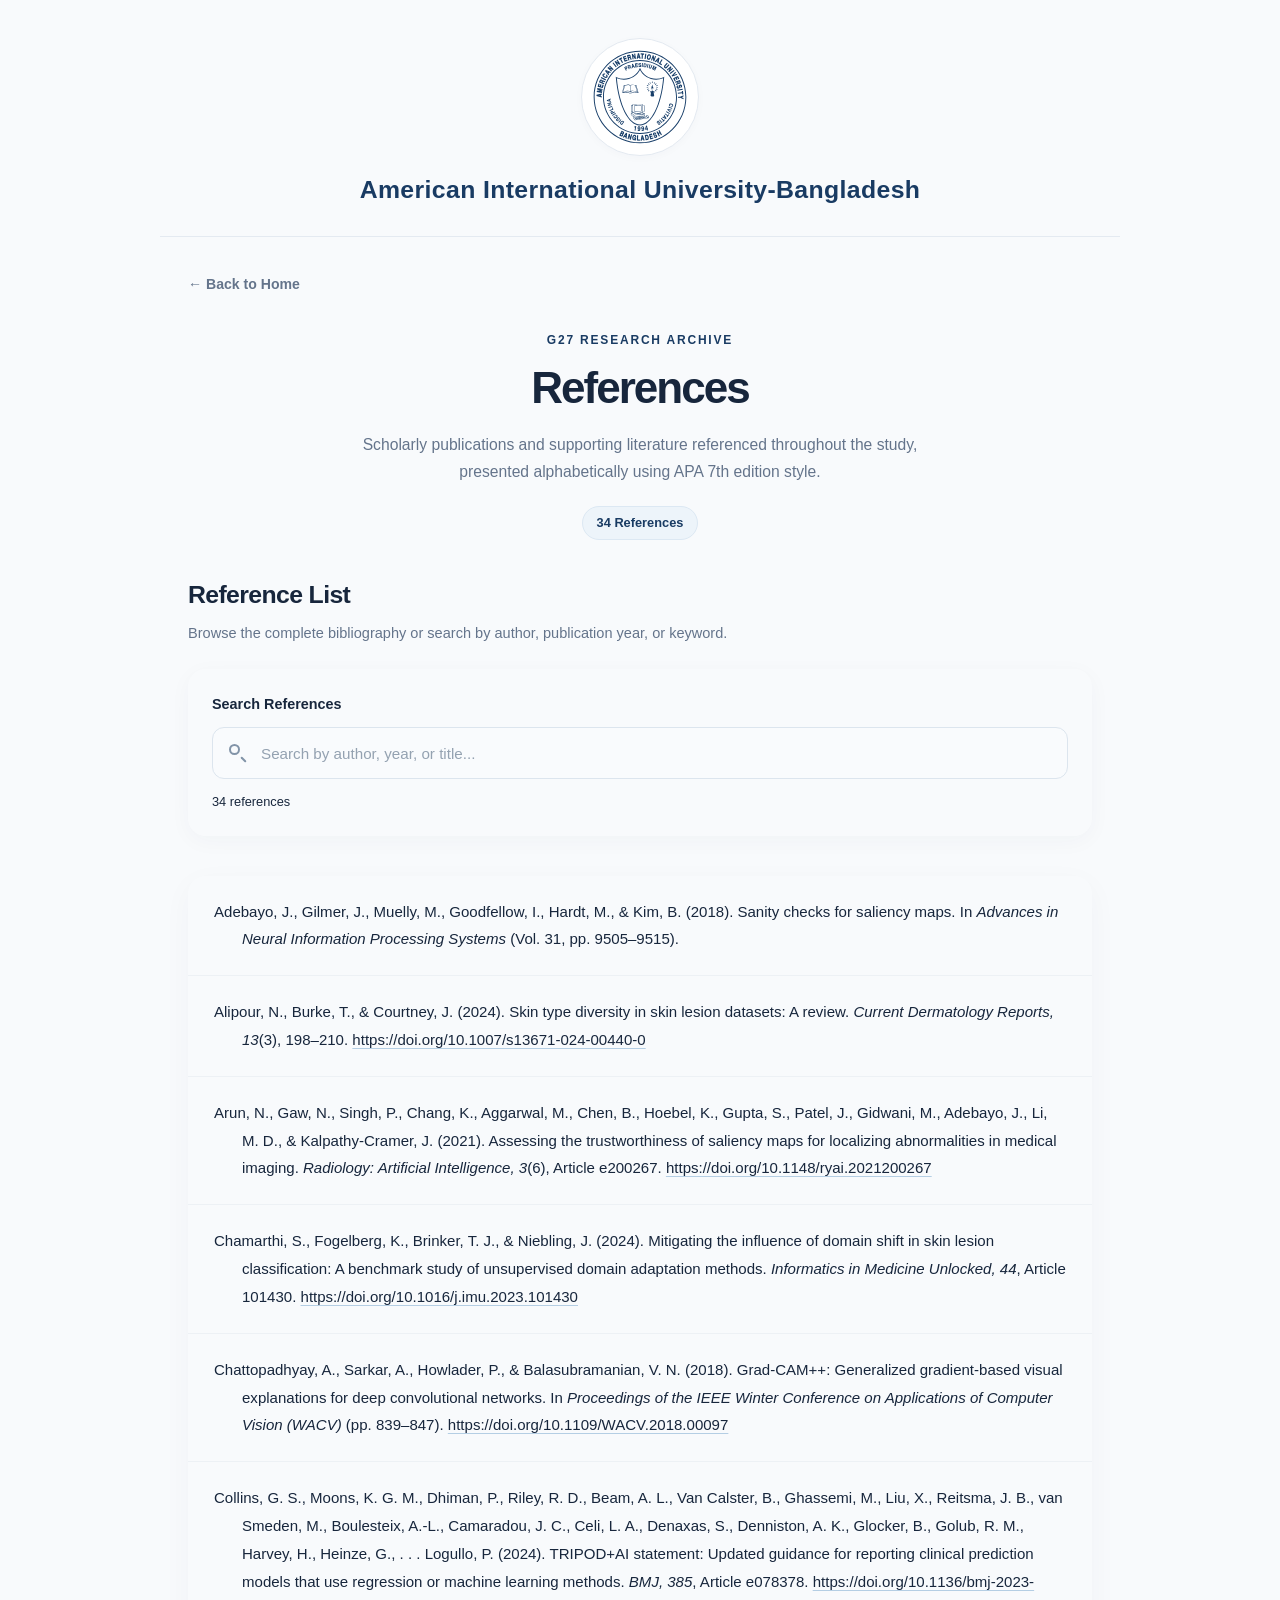
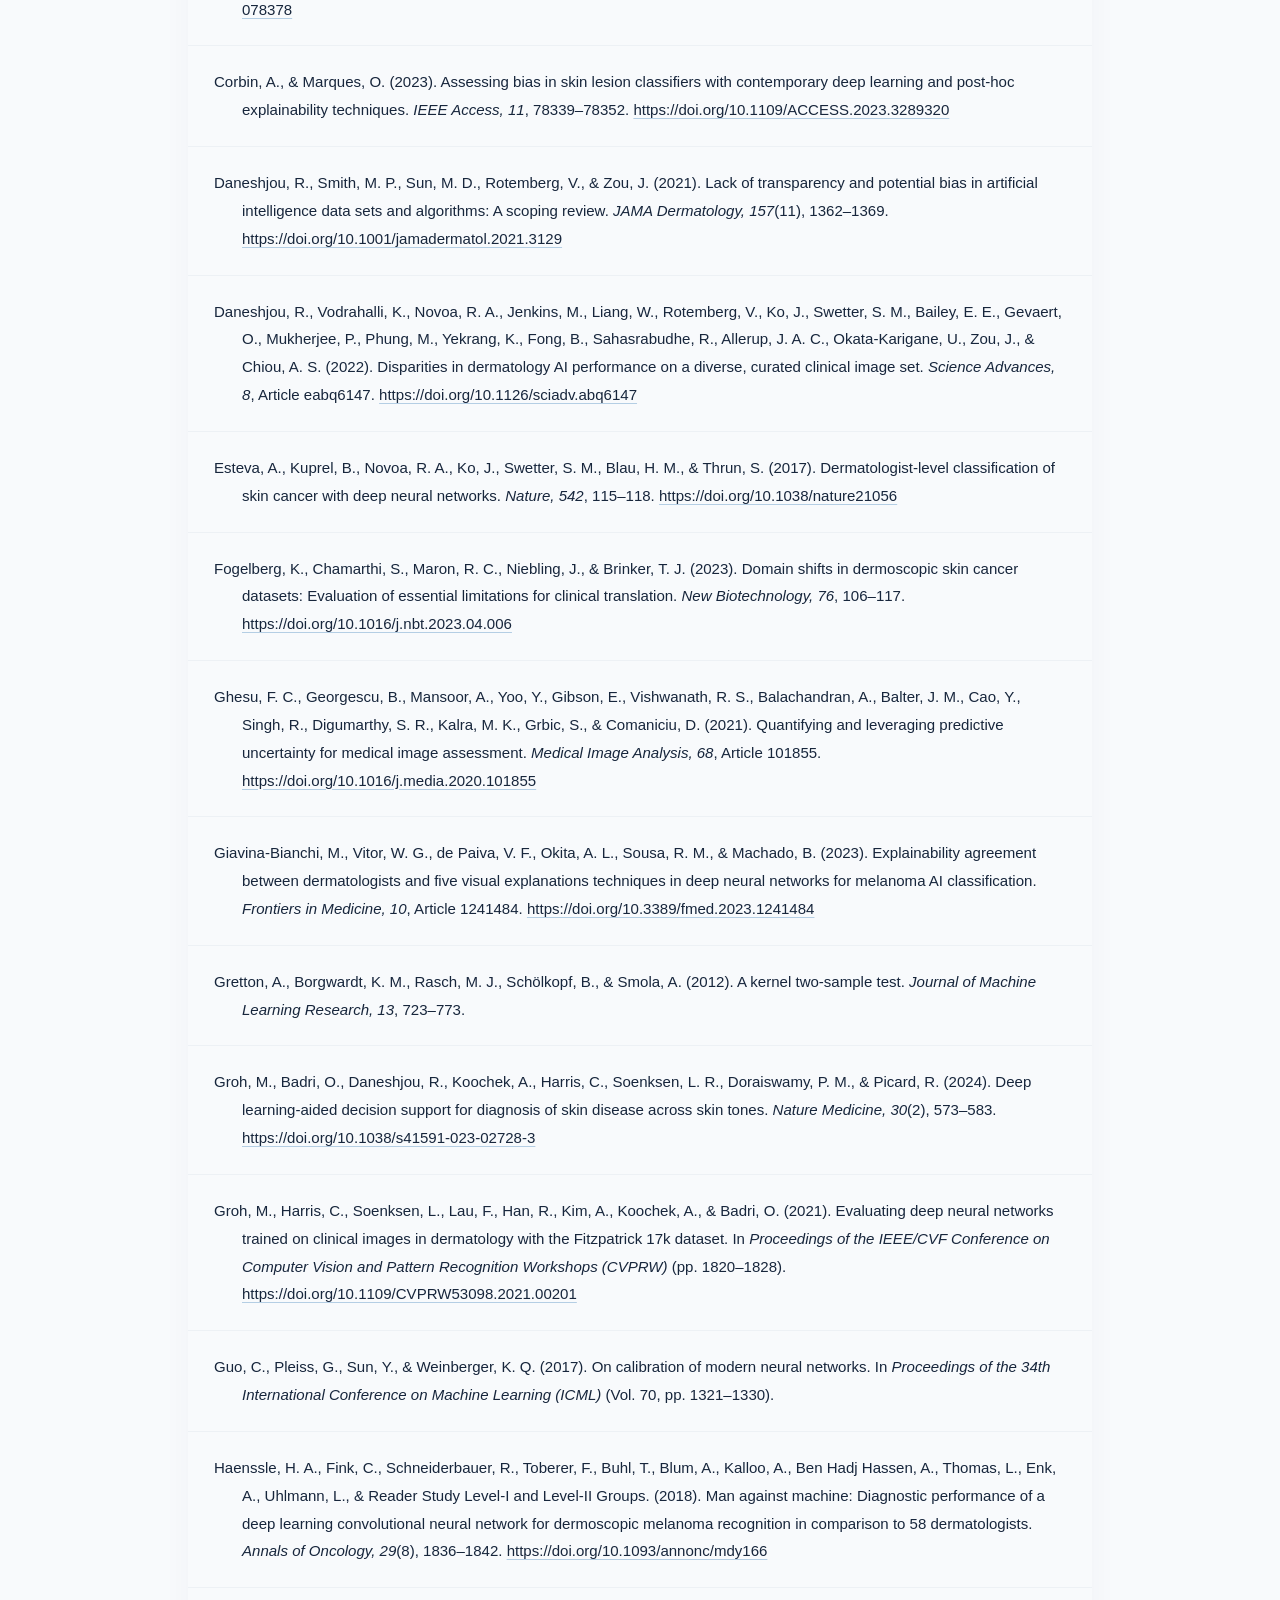
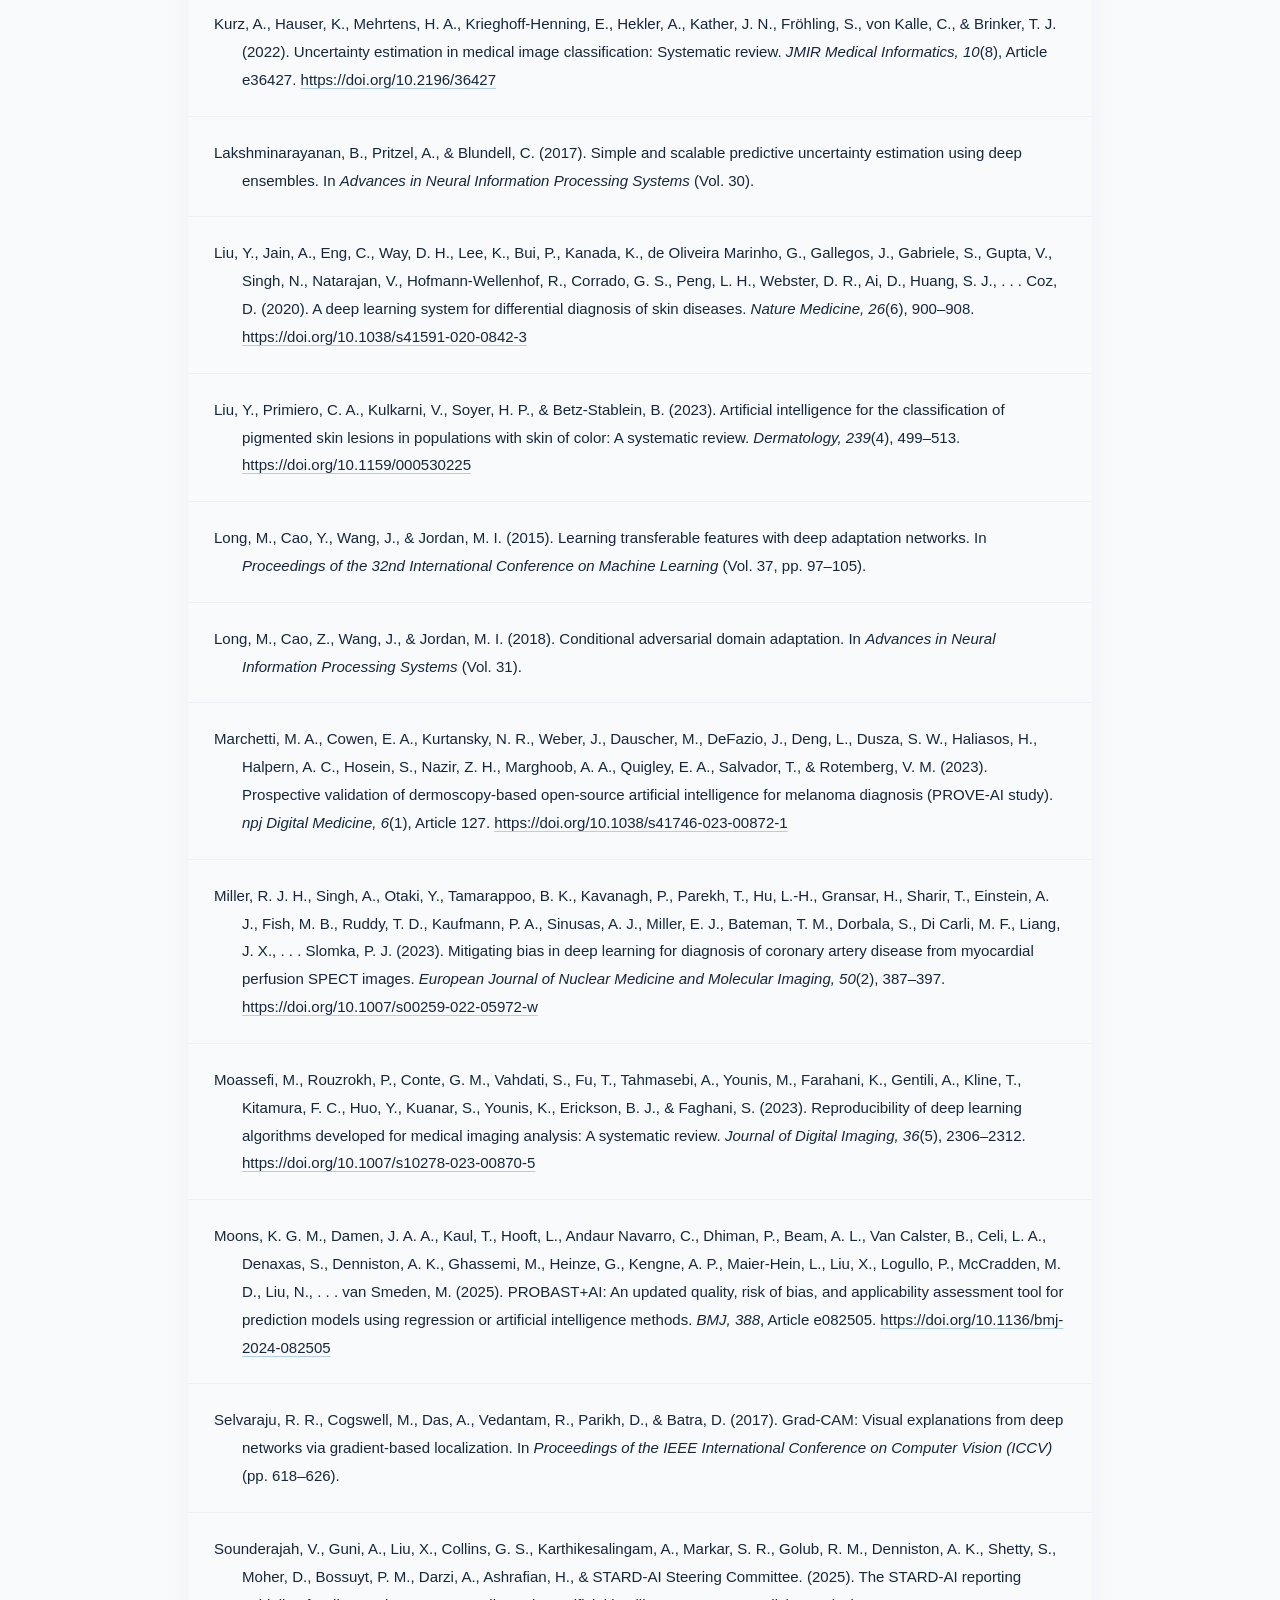
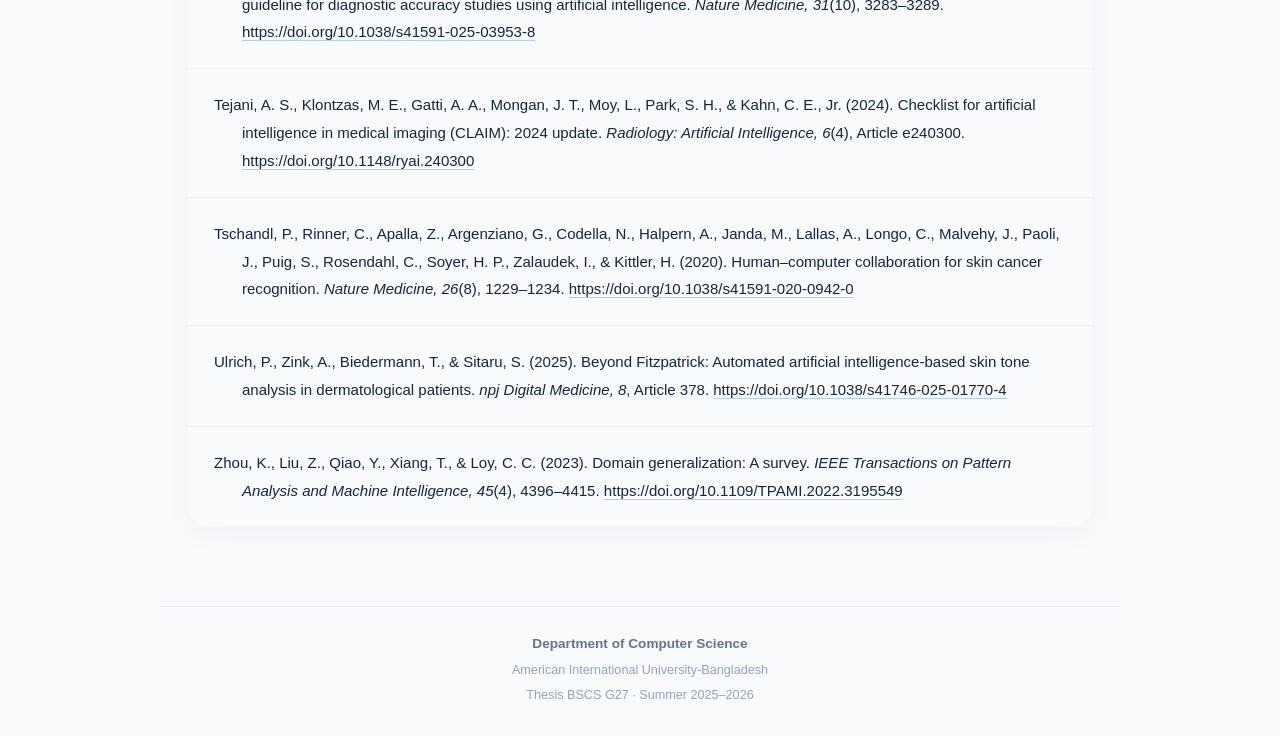
<file: pages/references.html>
<!doctype html>
<html lang="en">
  <head>
    <!-- Website favicon -->
    <link rel="icon" href="/favicon.ico" />
    <link rel="icon" type="image/png" sizes="32x32" href="/favicon-32x32.png" />
    <link rel="apple-touch-icon" sizes="180x180" href="/apple-touch-icon.png" />

    <meta charset="UTF-8" />

    <meta name="viewport" content="width=device-width, initial-scale=1.0" />

    <meta name="theme-color" content="#f8fafc" />

    <meta
      name="description"
      content="APA 7th edition scholarly references supporting AIUB Thesis Group G27's research."
    />

    <title>References | Thesis BSCS G27</title>

    <!-- SHARED STYLESHEET -->

    <link rel="stylesheet" href="../assets/css/styles.css?v=5b" />
  </head>

  <body>
    <!-- =====================================
       HEADER
       ===================================== -->

    <header class="site-header">
      <div class="header-inner">
        <a
          href="../index.html"
          class="logo-link"
          aria-label="Return to Thesis Group G27 homepage"
        >
          <img
            src="../assets/images/aiub-line-logo.svg"
            alt="American International University-Bangladesh seal"
            class="aiub-logo"
            width="94"
            height="94"
          />
        </a>
      </div>

      <p class="university-name">
        American International University-Bangladesh
      </p>

      <div class="header-divider" aria-hidden="true"></div>
    </header>

    <!-- =====================================
       MAIN CONTENT
       ===================================== -->

    <main id="main-content" class="site-main tables-page">
      <!-- BACK NAVIGATION -->

      <a href="../index.html" class="page-back"> ← Back to Home </a>

      <!-- =====================================
         PAGE INTRODUCTION
         ===================================== -->

      <section class="tables-intro">
        <p class="page-eyebrow">G27 Research Archive</p>

        <h1 class="tables-title">References</h1>

        <p class="tables-description">
          Scholarly publications and supporting literature referenced throughout
          the study, presented alphabetically using APA 7th edition style.
        </p>

        <p class="tables-total">34 References</p>
      </section>

      <!-- =====================================
         REFERENCES SECTION
         ===================================== -->

      <section class="tables-section" aria-labelledby="references-heading">
        <!-- SECTION HEADING -->

        <div class="tables-section-heading">
          <h2 id="references-heading">Reference List</h2>

          <p>
            Browse the complete bibliography or search by author, publication
            year, or keyword.
          </p>
        </div>

        <!-- =================================
           SEARCH
           ================================= -->

        <div
          class="references-controls"
          role="search"
          aria-label="Search research references"
        >
          <label class="references-search-label" for="references-search">
            Search References
          </label>

          <div class="references-search-wrapper">
            <span class="references-search-icon" aria-hidden="true">
              &#9906;
            </span>

            <input
              type="search"
              id="references-search"
              class="references-search-input"
              placeholder="Search by author, year, or title..."
              autocomplete="off"
              disabled
            />
          </div>

          <p id="references-count" class="references-count" aria-live="polite">
            34 references
          </p>
        </div>

        <!-- =================================
           LOADING STATUS
           ================================= -->

        <div
          id="references-status"
          class="tables-status"
          role="status"
          aria-live="polite"
        >
          Preparing references...
        </div>

        <!-- =================================
           DYNAMIC REFERENCES LIST
           ================================= -->

        <ul
          id="references-list"
          class="references-list"
          aria-label="APA 7th edition reference list"
        >
          <!--
          references.js inserts all
          34 references here.
        --></ul>

        <!-- =================================
           EMPTY SEARCH RESULTS
           ================================= -->

        <div id="references-empty" class="references-empty" hidden>
          <p class="references-empty-title">No matching references</p>

          <p class="references-empty-description">
            Try searching for a different author, publication year, or keyword.
          </p>
        </div>

        <!-- JAVASCRIPT DISABLED MESSAGE -->

        <noscript>
          <p class="tables-noscript">
            JavaScript is required to display and search the reference list.
          </p>
        </noscript>
      </section>
    </main>

    <!-- =====================================
       FOOTER
       ===================================== -->

    <footer class="site-footer">
      <div class="footer-inner">
        <p class="footer-primary">Department of Computer Science</p>

        <p class="footer-secondary">
          <a
            href="https://www.aiub.edu/"
            target="_blank"
            rel="noopener noreferrer"
          >
            American International University-Bangladesh
          </a>
        </p>

        <p class="footer-secondary">Thesis BSCS G27 · Summer 2025–2026</p>
      </div>
    </footer>

    <!-- =====================================
       JAVASCRIPT
       ===================================== -->

    <script src="../assets/js/references.js" defer></script>
  </body>
</html>
</file>
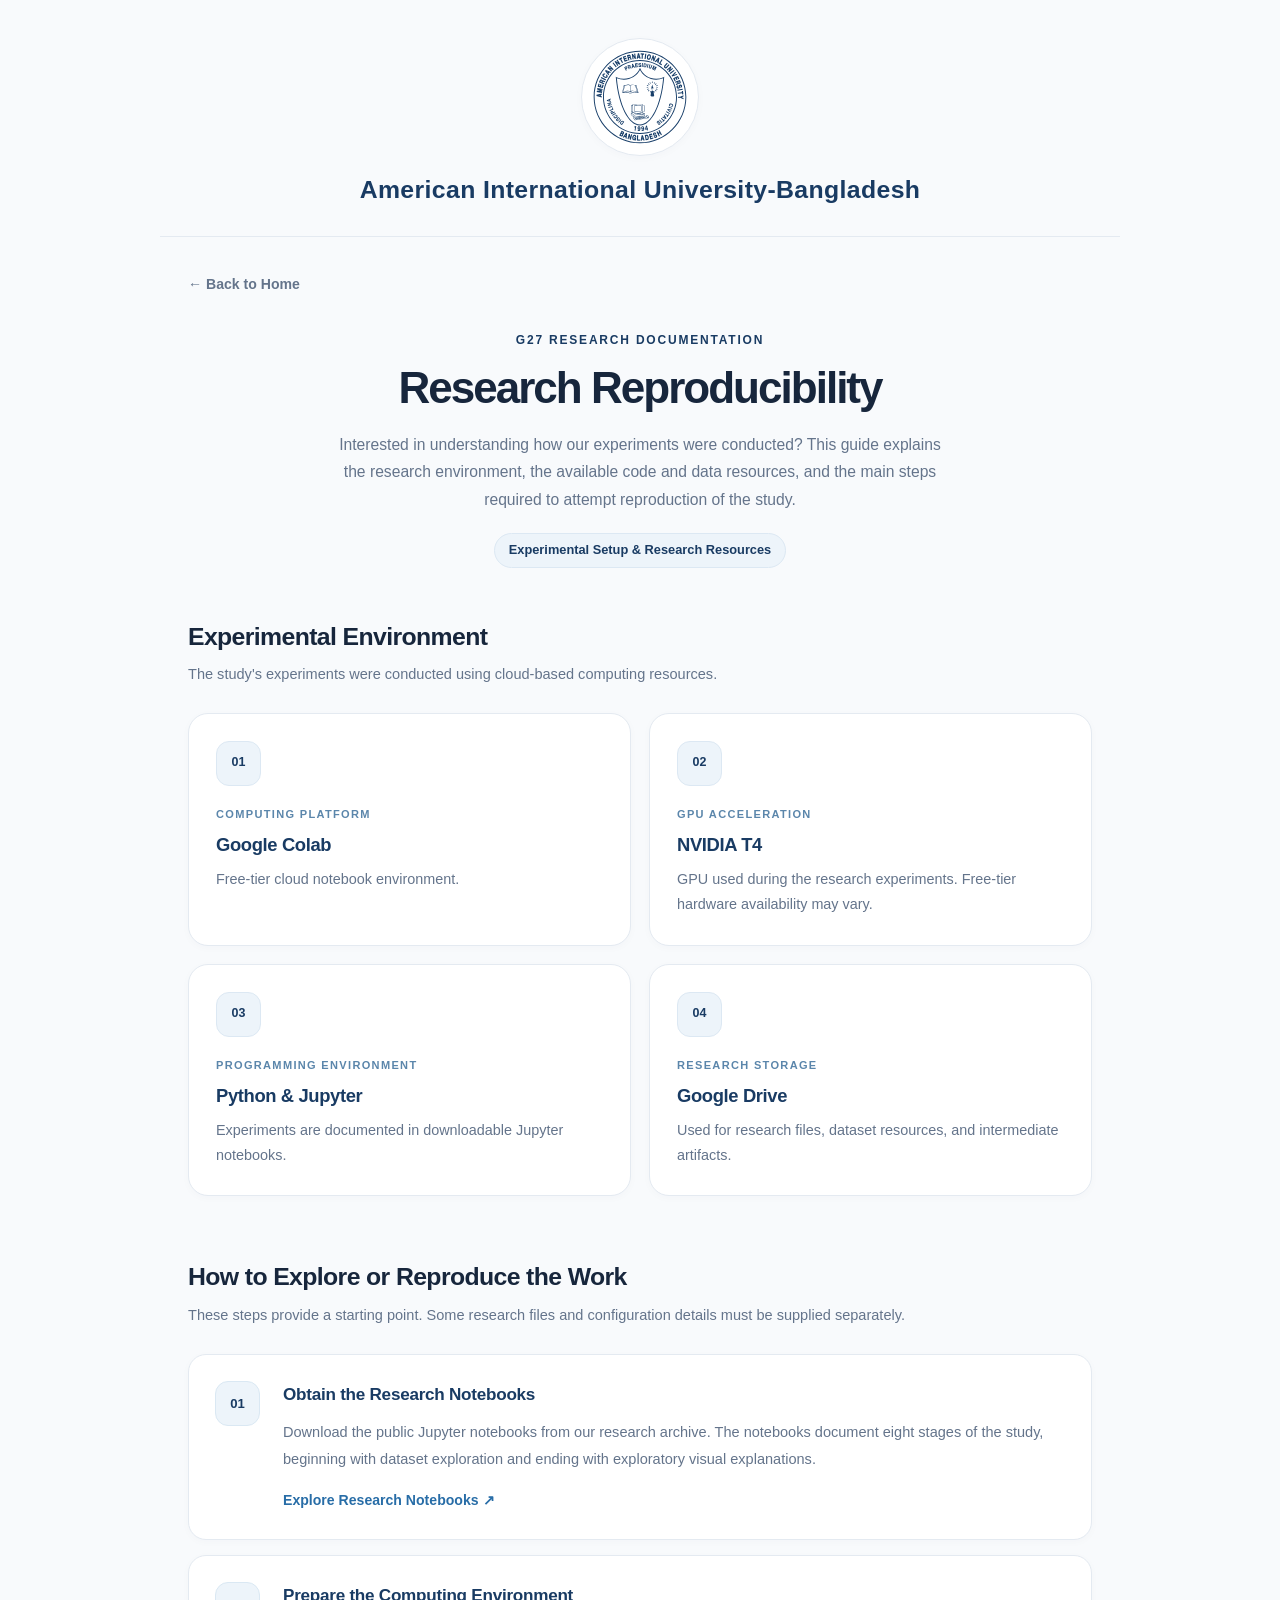
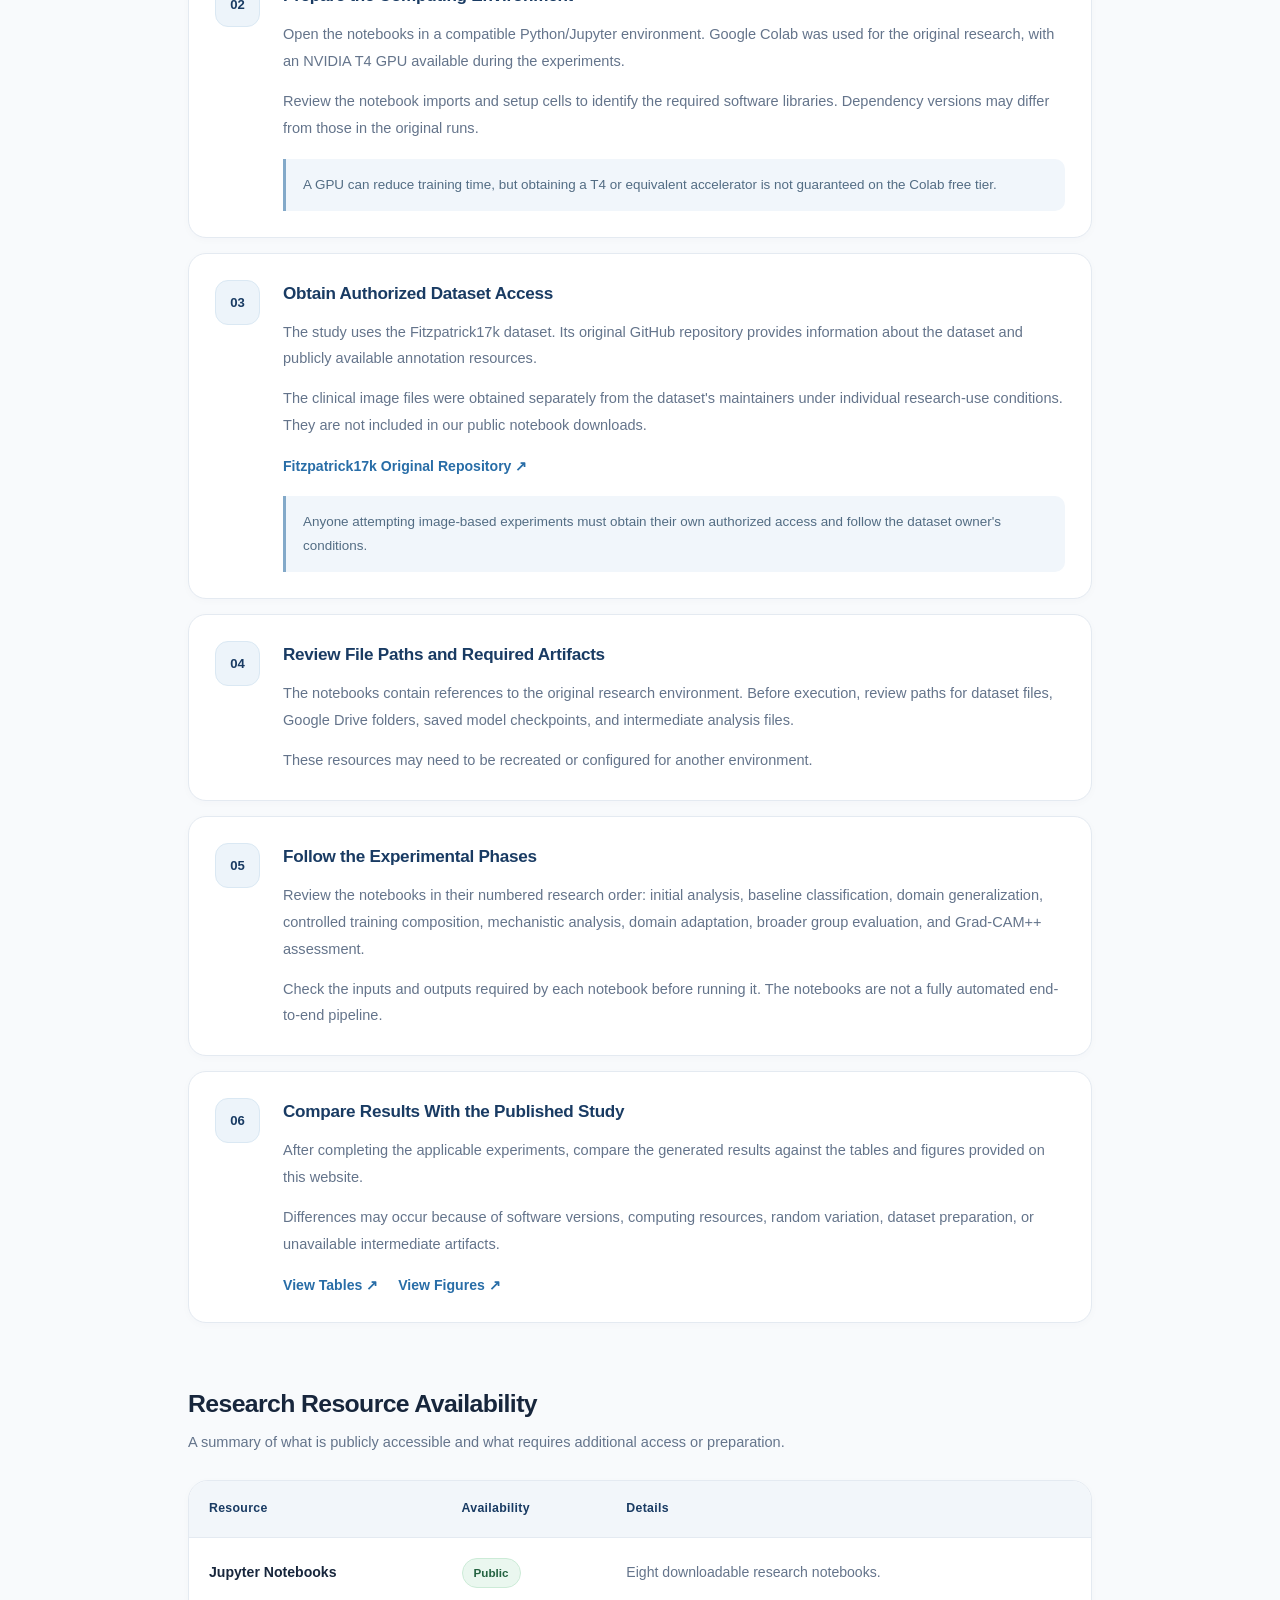
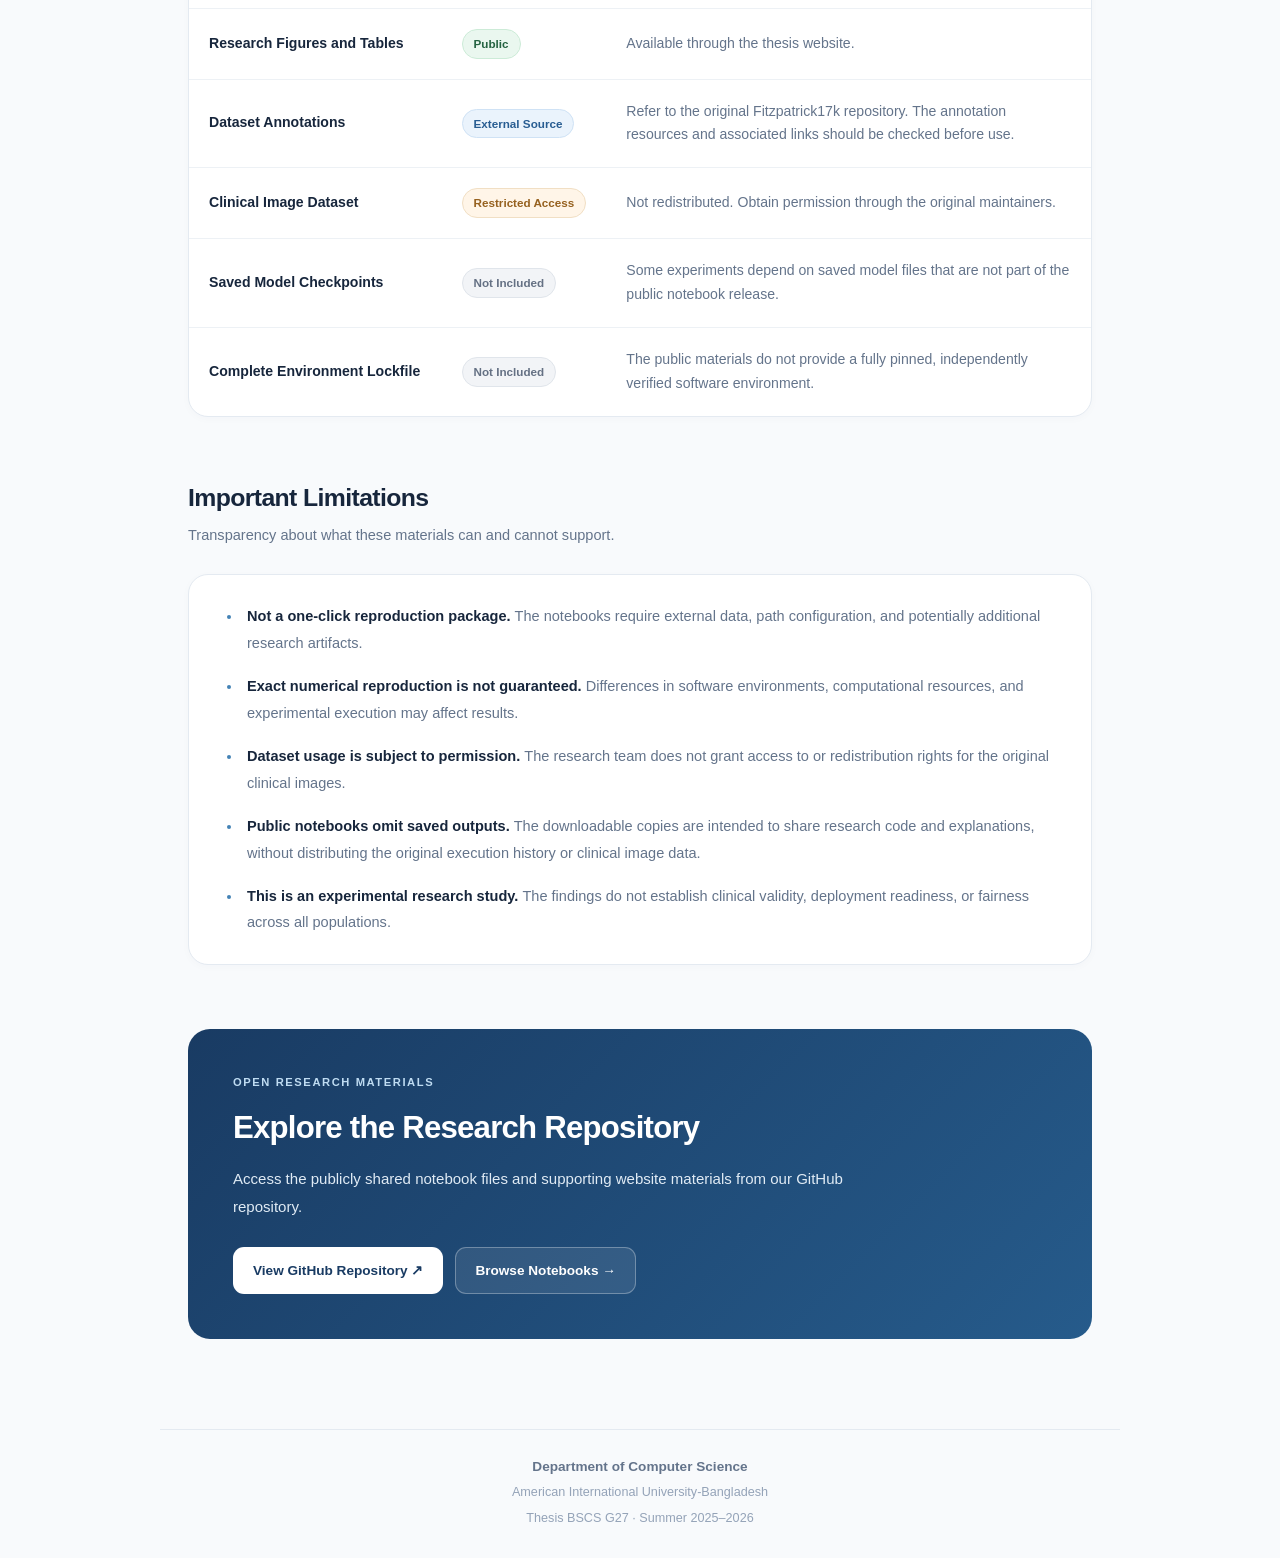
<file: pages/reproducibility.html>
<!doctype html>
<html lang="en">
  <head>
    <!-- Favicon -->
    <link rel="icon" href="/favicon.ico" />
    <link rel="icon" type="image/png" sizes="32x32" href="/favicon-32x32.png" />
    <link rel="apple-touch-icon" sizes="180x180" href="/apple-touch-icon.png" />

    <meta charset="UTF-8" />
    <meta name="viewport" content="width=device-width, initial-scale=1.0" />
    <meta name="theme-color" content="#f8fafc" />

    <meta
      name="description"
      content="Research reproducibility information for AIUB Thesis Group G27, including the experimental environment, notebook workflow, dataset access, and limitations."
    />

    <title>Research Reproducibility | Thesis BSCS G27</title>

    <link rel="stylesheet" href="../assets/css/styles.css" />
  </head>

  <body>
    <!-- ========================================
         HEADER
    ========================================= -->

    <header class="site-header">
      <div class="header-inner">
        <a
          href="../index.html"
          class="logo-link"
          aria-label="Return to Thesis Group G27 homepage"
        >
          <img
            src="../assets/images/aiub-line-logo.svg"
            alt="American International University-Bangladesh seal"
            class="aiub-logo"
            width="94"
            height="94"
          />
        </a>
      </div>

      <p class="university-name">
        American International University-Bangladesh
      </p>

      <div class="header-divider" aria-hidden="true"></div>
    </header>

    <!-- ========================================
         MAIN CONTENT
    ========================================= -->

    <main id="main-content" class="site-main tables-page reproducibility-page">
      <a href="../index.html" class="page-back"> ← Back to Home </a>

      <!-- PAGE INTRODUCTION -->

      <section class="tables-intro repro-intro">
        <p class="page-eyebrow">G27 Research Documentation</p>

        <h1 class="tables-title">Research Reproducibility</h1>

        <p class="tables-description">
          Interested in understanding how our experiments were conducted? This
          guide explains the research environment, the available code and data
          resources, and the main steps required to attempt reproduction of the
          study.
        </p>

        <p class="tables-total">Experimental Setup & Research Resources</p>
      </section>

      <!-- ========================================
           EXPERIMENTAL ENVIRONMENT
      ========================================= -->

      <section
        class="repro-section"
        aria-labelledby="repro-environment-heading"
      >
        <div class="tables-section-heading">
          <h2 id="repro-environment-heading">Experimental Environment</h2>

          <p>
            The study's experiments were conducted using cloud-based computing
            resources.
          </p>
        </div>

        <div class="repro-facts-grid">
          <!-- PLATFORM -->

          <article class="repro-fact-card">
            <span class="repro-fact-icon" aria-hidden="true"> 01 </span>

            <p class="repro-fact-label">COMPUTING PLATFORM</p>

            <h3>Google Colab</h3>

            <p>Free-tier cloud notebook environment.</p>
          </article>

          <!-- GPU -->

          <article class="repro-fact-card">
            <span class="repro-fact-icon" aria-hidden="true"> 02 </span>

            <p class="repro-fact-label">GPU ACCELERATION</p>

            <h3>NVIDIA T4</h3>

            <p>
              GPU used during the research experiments. Free-tier hardware
              availability may vary.
            </p>
          </article>

          <!-- PROGRAMMING -->

          <article class="repro-fact-card">
            <span class="repro-fact-icon" aria-hidden="true"> 03 </span>

            <p class="repro-fact-label">PROGRAMMING ENVIRONMENT</p>

            <h3>Python & Jupyter</h3>

            <p>Experiments are documented in downloadable Jupyter notebooks.</p>
          </article>

          <!-- STORAGE -->

          <article class="repro-fact-card">
            <span class="repro-fact-icon" aria-hidden="true"> 04 </span>

            <p class="repro-fact-label">RESEARCH STORAGE</p>

            <h3>Google Drive</h3>

            <p>
              Used for research files, dataset resources, and intermediate
              artifacts.
            </p>
          </article>
        </div>
      </section>

      <!-- ========================================
           REPRODUCTION WORKFLOW
      ========================================= -->

      <section class="repro-section" aria-labelledby="repro-workflow-heading">
        <div class="tables-section-heading">
          <h2 id="repro-workflow-heading">
            How to Explore or Reproduce the Work
          </h2>

          <p>
            These steps provide a starting point. Some research files and
            configuration details must be supplied separately.
          </p>
        </div>

        <ol class="repro-steps">
          <!-- STEP 01 -->

          <li class="repro-step">
            <span class="repro-step-number" aria-hidden="true"> 01 </span>

            <div class="repro-step-content">
              <h3>Obtain the Research Notebooks</h3>

              <p>
                Download the public Jupyter notebooks from our research archive.
                The notebooks document eight stages of the study, beginning with
                dataset exploration and ending with exploratory visual
                explanations.
              </p>

              <a href="notebooks.html" class="repro-inline-link">
                Explore Research Notebooks ↗
              </a>
            </div>
          </li>

          <!-- STEP 02 -->

          <li class="repro-step">
            <span class="repro-step-number" aria-hidden="true"> 02 </span>

            <div class="repro-step-content">
              <h3>Prepare the Computing Environment</h3>

              <p>
                Open the notebooks in a compatible Python/Jupyter environment.
                Google Colab was used for the original research, with an NVIDIA
                T4 GPU available during the experiments.
              </p>

              <p>
                Review the notebook imports and setup cells to identify the
                required software libraries. Dependency versions may differ from
                those in the original runs.
              </p>

              <div class="repro-step-note">
                A GPU can reduce training time, but obtaining a T4 or equivalent
                accelerator is not guaranteed on the Colab free tier.
              </div>
            </div>
          </li>

          <!-- STEP 03 -->

          <li class="repro-step">
            <span class="repro-step-number" aria-hidden="true"> 03 </span>

            <div class="repro-step-content">
              <h3>Obtain Authorized Dataset Access</h3>

              <p>
                The study uses the Fitzpatrick17k dataset. Its original GitHub
                repository provides information about the dataset and publicly
                available annotation resources.
              </p>

              <p>
                The clinical image files were obtained separately from the
                dataset's maintainers under individual research-use conditions.
                They are not included in our public notebook downloads.
              </p>

              <a
                href="https://github.com/mattgroh/fitzpatrick17k"
                target="_blank"
                rel="noopener noreferrer"
                class="repro-inline-link"
              >
                Fitzpatrick17k Original Repository ↗
              </a>

              <div class="repro-step-note">
                Anyone attempting image-based experiments must obtain their own
                authorized access and follow the dataset owner's conditions.
              </div>
            </div>
          </li>

          <!-- STEP 04 -->

          <li class="repro-step">
            <span class="repro-step-number" aria-hidden="true"> 04 </span>

            <div class="repro-step-content">
              <h3>Review File Paths and Required Artifacts</h3>

              <p>
                The notebooks contain references to the original research
                environment. Before execution, review paths for dataset files,
                Google Drive folders, saved model checkpoints, and intermediate
                analysis files.
              </p>

              <p>
                These resources may need to be recreated or configured for
                another environment.
              </p>
            </div>
          </li>

          <!-- STEP 05 -->

          <li class="repro-step">
            <span class="repro-step-number" aria-hidden="true"> 05 </span>

            <div class="repro-step-content">
              <h3>Follow the Experimental Phases</h3>

              <p>
                Review the notebooks in their numbered research order: initial
                analysis, baseline classification, domain generalization,
                controlled training composition, mechanistic analysis, domain
                adaptation, broader group evaluation, and Grad-CAM++ assessment.
              </p>

              <p>
                Check the inputs and outputs required by each notebook before
                running it. The notebooks are not a fully automated end-to-end
                pipeline.
              </p>
            </div>
          </li>

          <!-- STEP 06 -->

          <li class="repro-step">
            <span class="repro-step-number" aria-hidden="true"> 06 </span>

            <div class="repro-step-content">
              <h3>Compare Results With the Published Study</h3>

              <p>
                After completing the applicable experiments, compare the
                generated results against the tables and figures provided on
                this website.
              </p>

              <p>
                Differences may occur because of software versions, computing
                resources, random variation, dataset preparation, or unavailable
                intermediate artifacts.
              </p>

              <div class="repro-step-links">
                <a href="tables.html" class="repro-inline-link">
                  View Tables ↗
                </a>

                <a href="figures.html" class="repro-inline-link">
                  View Figures ↗
                </a>
              </div>
            </div>
          </li>
        </ol>
      </section>

      <!-- ========================================
           RESEARCH RESOURCE AVAILABILITY
      ========================================= -->

      <section class="repro-section" aria-labelledby="repro-resources-heading">
        <div class="tables-section-heading">
          <h2 id="repro-resources-heading">Research Resource Availability</h2>

          <p>
            A summary of what is publicly accessible and what requires
            additional access or preparation.
          </p>
        </div>

        <div
          class="repro-table-scroll"
          role="region"
          aria-label="Research resource availability table"
          tabindex="0"
        >
          <table class="repro-resource-table">
            <thead>
              <tr>
                <th scope="col">Resource</th>
                <th scope="col">Availability</th>
                <th scope="col">Details</th>
              </tr>
            </thead>

            <tbody>
              <tr>
                <th scope="row">Jupyter Notebooks</th>

                <td>
                  <span class="repro-status repro-status-public"> Public </span>
                </td>

                <td>Eight downloadable research notebooks.</td>
              </tr>

              <tr>
                <th scope="row">Research Figures and Tables</th>

                <td>
                  <span class="repro-status repro-status-public"> Public </span>
                </td>

                <td>Available through the thesis website.</td>
              </tr>

              <tr>
                <th scope="row">Dataset Annotations</th>

                <td>
                  <span class="repro-status repro-status-external">
                    External Source
                  </span>
                </td>

                <td>
                  Refer to the original Fitzpatrick17k repository. The
                  annotation resources and associated links should be checked
                  before use.
                </td>
              </tr>

              <tr>
                <th scope="row">Clinical Image Dataset</th>

                <td>
                  <span class="repro-status repro-status-restricted">
                    Restricted Access
                  </span>
                </td>

                <td>
                  Not redistributed. Obtain permission through the original
                  maintainers.
                </td>
              </tr>

              <tr>
                <th scope="row">Saved Model Checkpoints</th>

                <td>
                  <span class="repro-status repro-status-unavailable">
                    Not Included
                  </span>
                </td>

                <td>
                  Some experiments depend on saved model files that are not part
                  of the public notebook release.
                </td>
              </tr>

              <tr>
                <th scope="row">Complete Environment Lockfile</th>

                <td>
                  <span class="repro-status repro-status-unavailable">
                    Not Included
                  </span>
                </td>

                <td>
                  The public materials do not provide a fully pinned,
                  independently verified software environment.
                </td>
              </tr>
            </tbody>
          </table>
        </div>
      </section>

      <!-- ========================================
           REPRODUCIBILITY LIMITATIONS
      ========================================= -->

      <section
        class="repro-section"
        aria-labelledby="repro-limitations-heading"
      >
        <div class="tables-section-heading">
          <h2 id="repro-limitations-heading">Important Limitations</h2>

          <p>Transparency about what these materials can and cannot support.</p>
        </div>

        <div class="repro-limitations-card">
          <ul>
            <li>
              <strong> Not a one-click reproduction package. </strong>

              The notebooks require external data, path configuration, and
              potentially additional research artifacts.
            </li>

            <li>
              <strong> Exact numerical reproduction is not guaranteed. </strong>

              Differences in software environments, computational resources, and
              experimental execution may affect results.
            </li>

            <li>
              <strong> Dataset usage is subject to permission. </strong>

              The research team does not grant access to or redistribution
              rights for the original clinical images.
            </li>

            <li>
              <strong> Public notebooks omit saved outputs. </strong>

              The downloadable copies are intended to share research code and
              explanations, without distributing the original execution history
              or clinical image data.
            </li>

            <li>
              <strong> This is an experimental research study. </strong>

              The findings do not establish clinical validity, deployment
              readiness, or fairness across all populations.
            </li>
          </ul>
        </div>
      </section>

      <!-- ========================================
           RESEARCH REPOSITORY CTA
      ========================================= -->

      <section
        class="repro-repository-section"
        aria-labelledby="repro-repository-heading"
      >
        <div class="repro-repository-card">
          <p class="repro-repository-eyebrow">OPEN RESEARCH MATERIALS</p>

          <h2 id="repro-repository-heading">Explore the Research Repository</h2>

          <p>
            Access the publicly shared notebook files and supporting website
            materials from our GitHub repository.
          </p>

          <div class="repro-repository-actions">
            <a
              href="https://github.com/salman-sayeed/AIUB-Thesis-BSCS-G27-Summer-26-27"
              target="_blank"
              rel="noopener noreferrer"
              class="repro-repository-button repro-repository-button-primary"
            >
              View GitHub Repository ↗
            </a>

            <a
              href="notebooks.html"
              class="repro-repository-button repro-repository-button-secondary"
            >
              Browse Notebooks →
            </a>
          </div>
        </div>
      </section>
    </main>

    <!-- ========================================
         FOOTER
    ========================================= -->

    <footer class="site-footer">
      <div class="footer-inner">
        <p class="footer-primary">Department of Computer Science</p>

        <p class="footer-secondary">
          <a
            href="https://www.aiub.edu/"
            target="_blank"
            rel="noopener noreferrer"
          >
            American International University-Bangladesh
          </a>
        </p>

        <p class="footer-secondary">Thesis BSCS G27 · Summer 2025–2026</p>
      </div>
    </footer>
  </body>
</html>
</file>
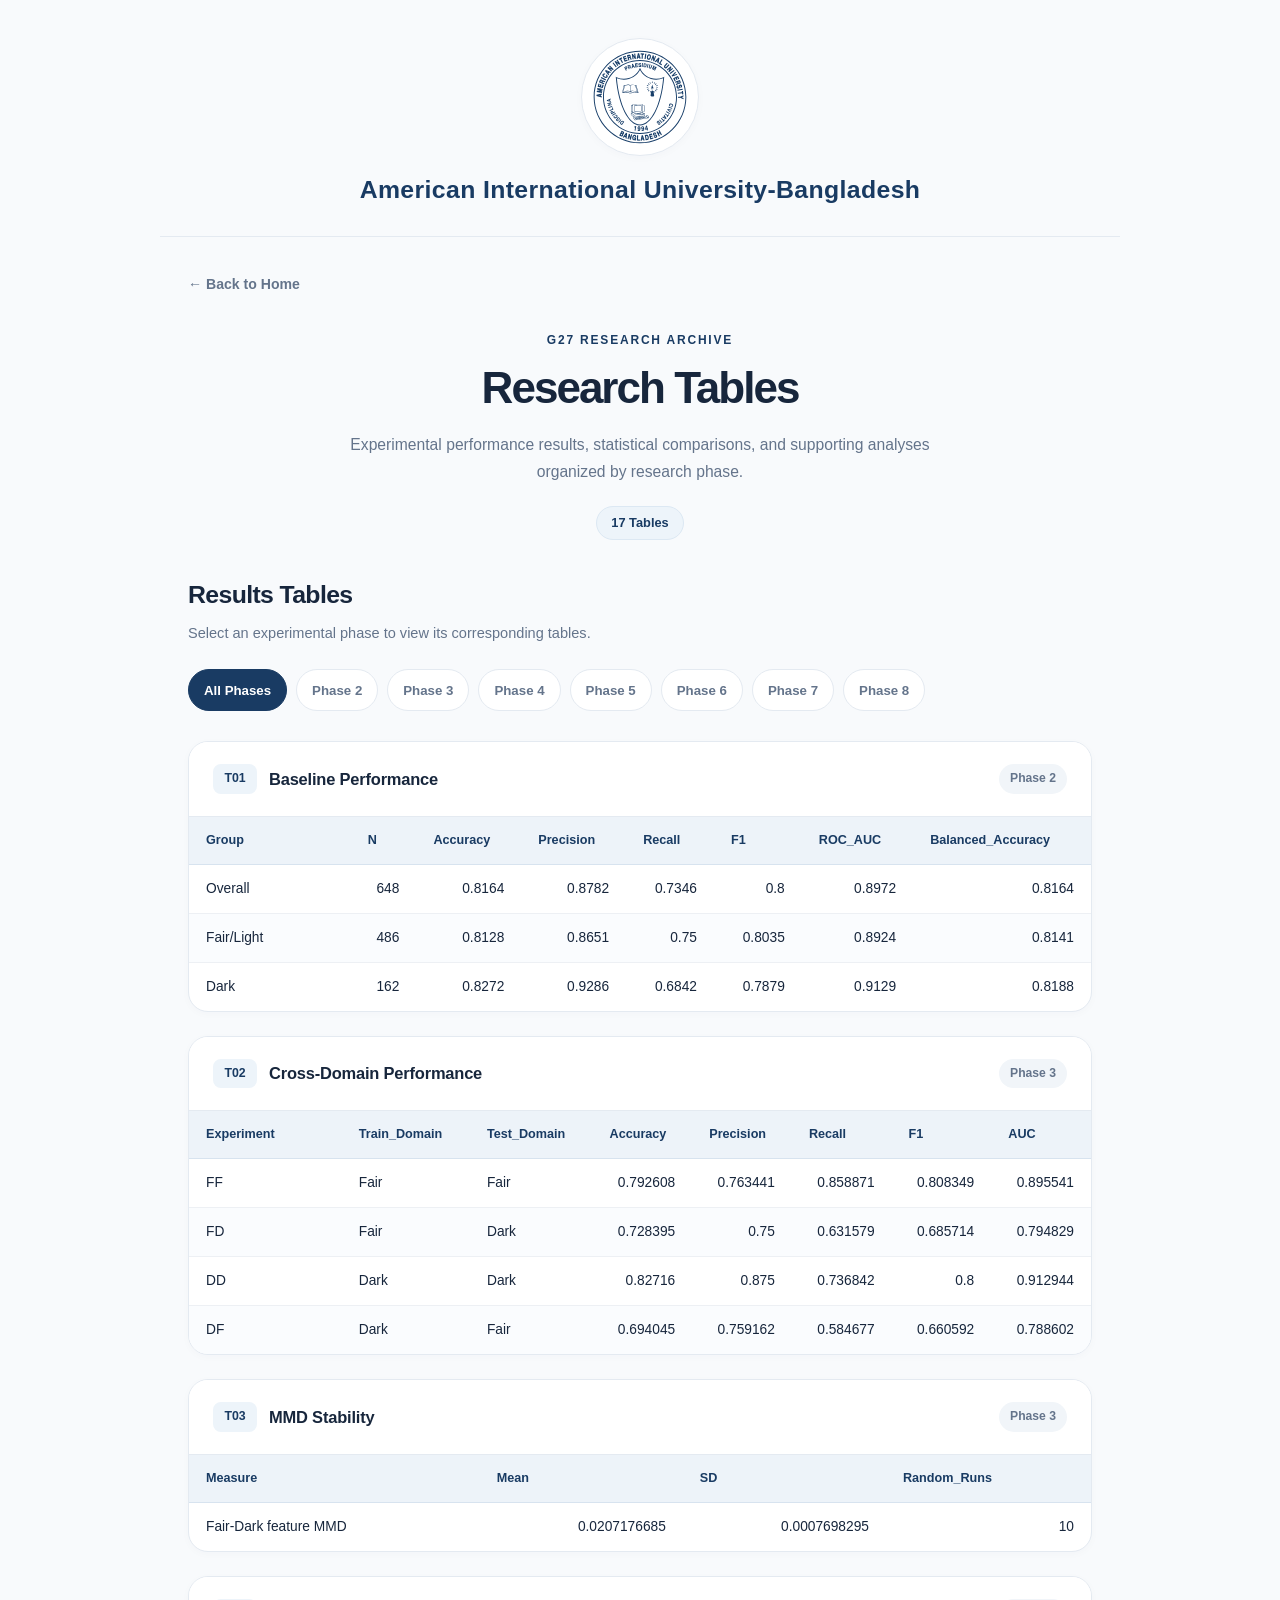
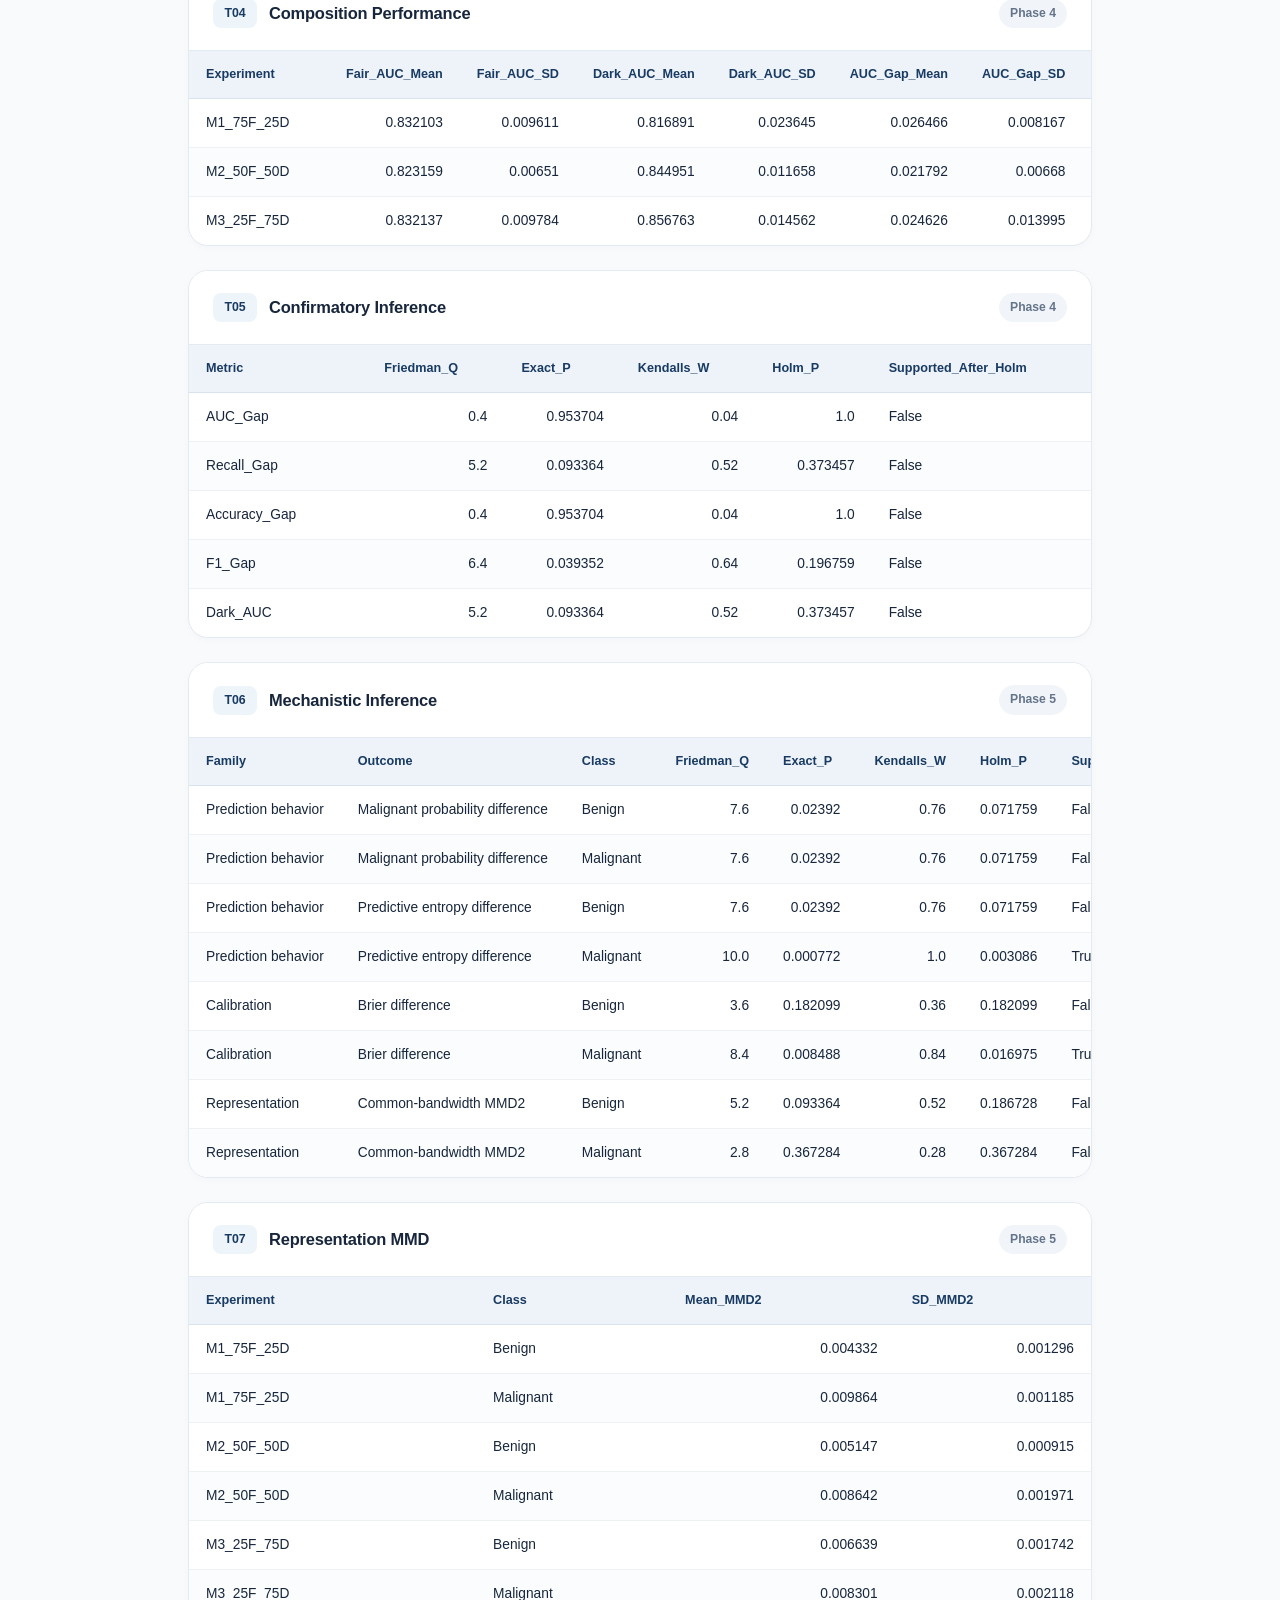
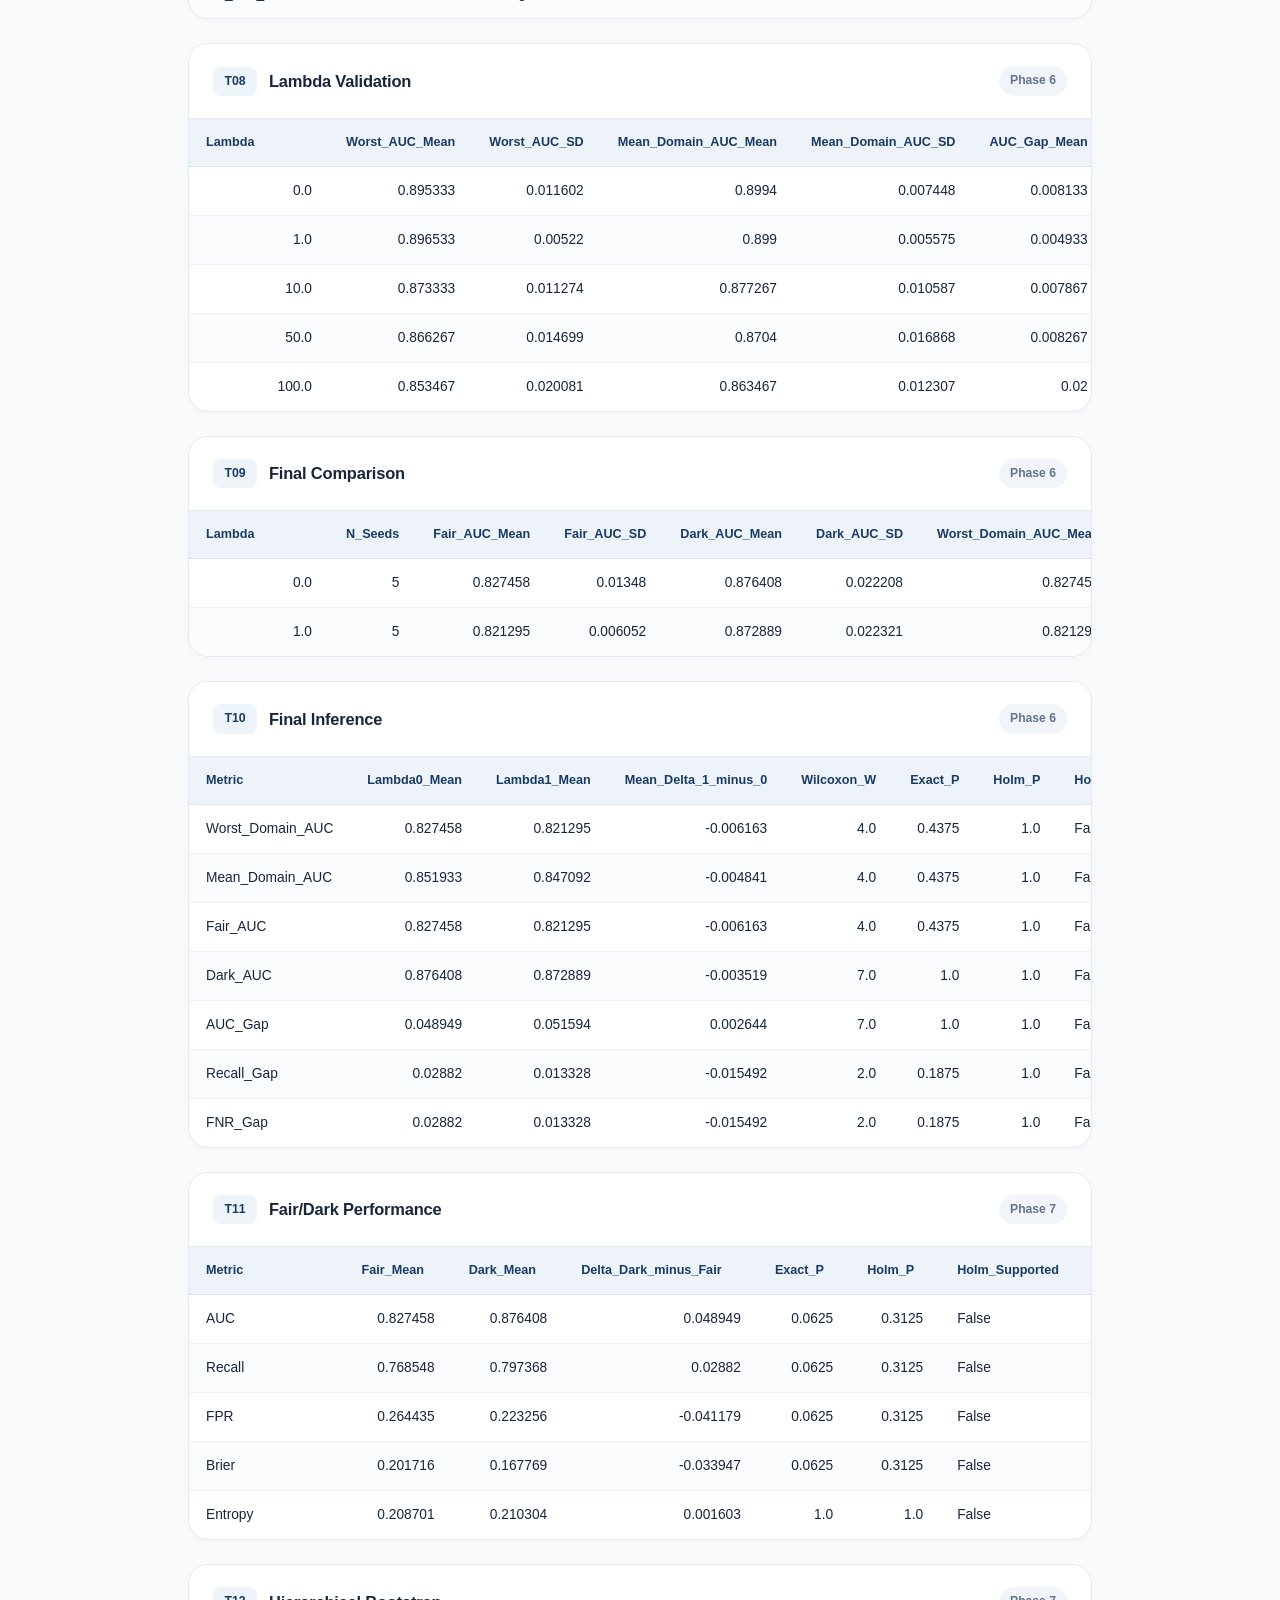
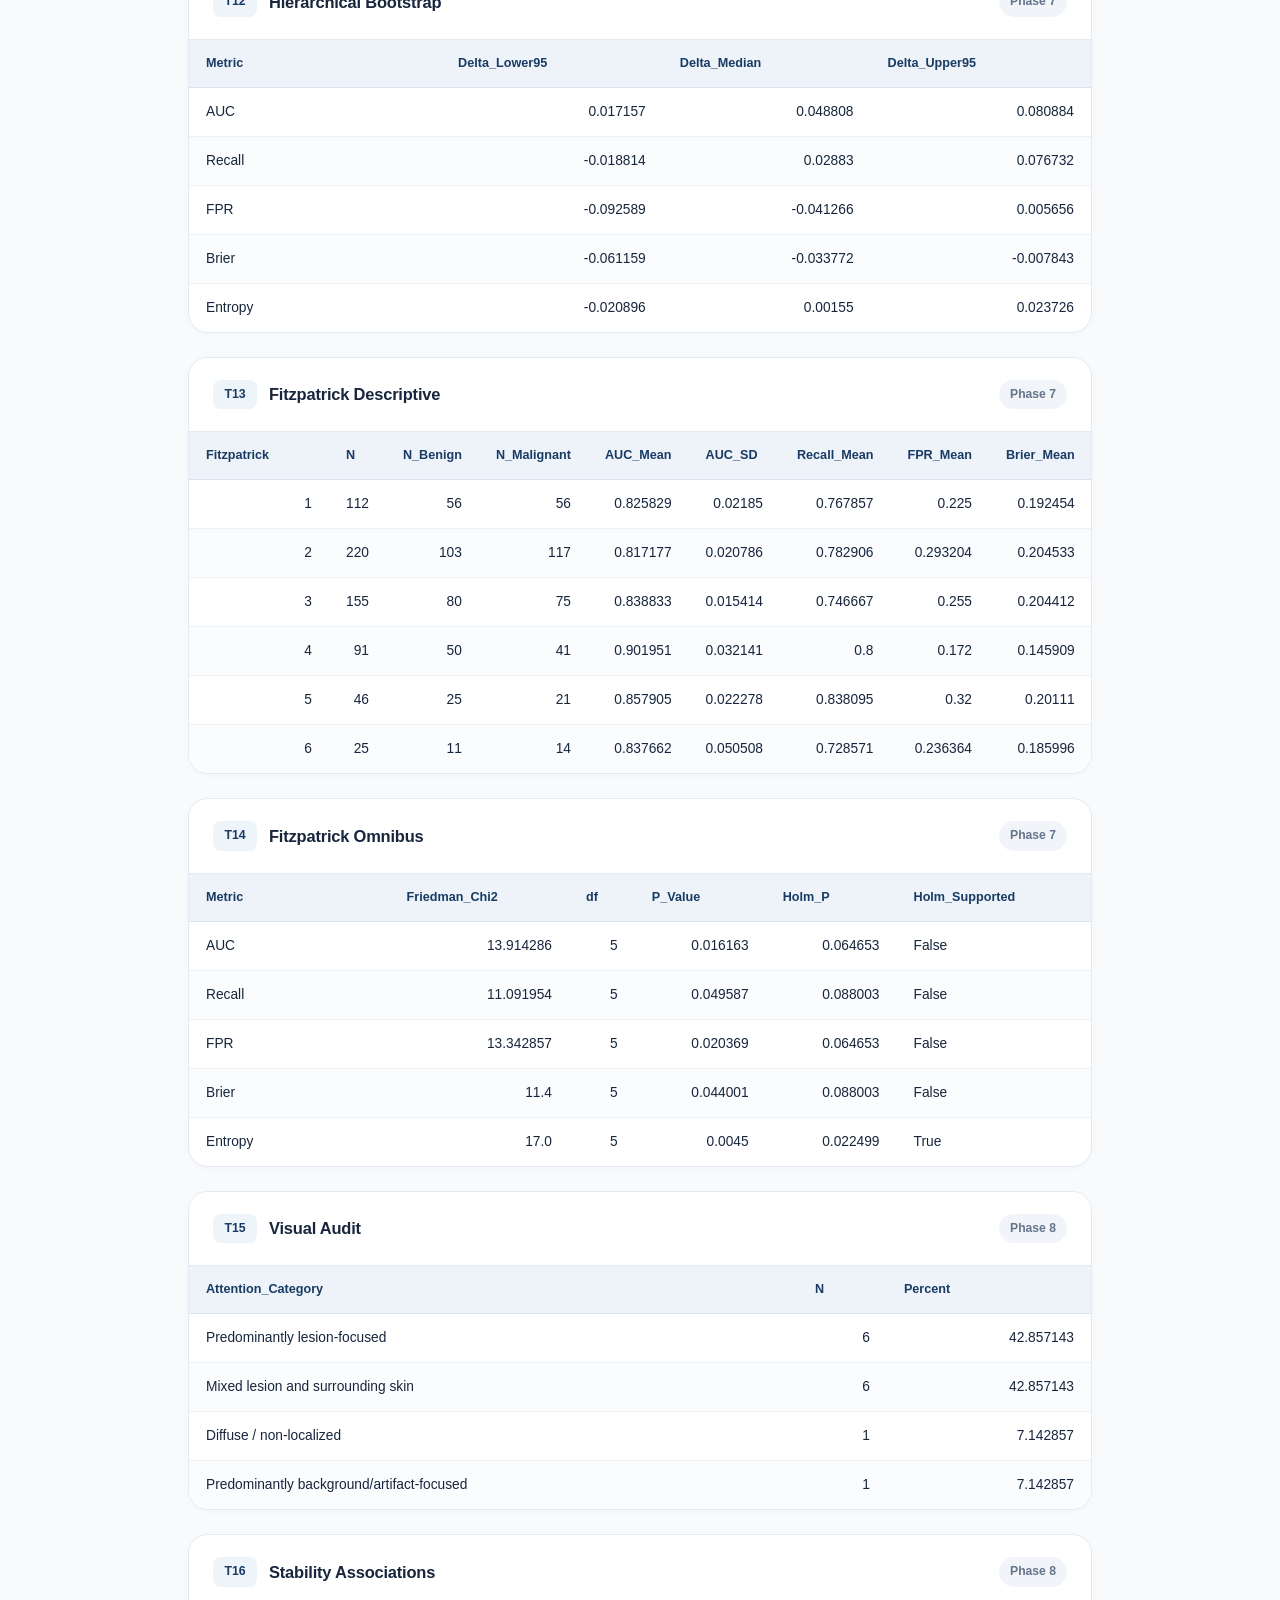
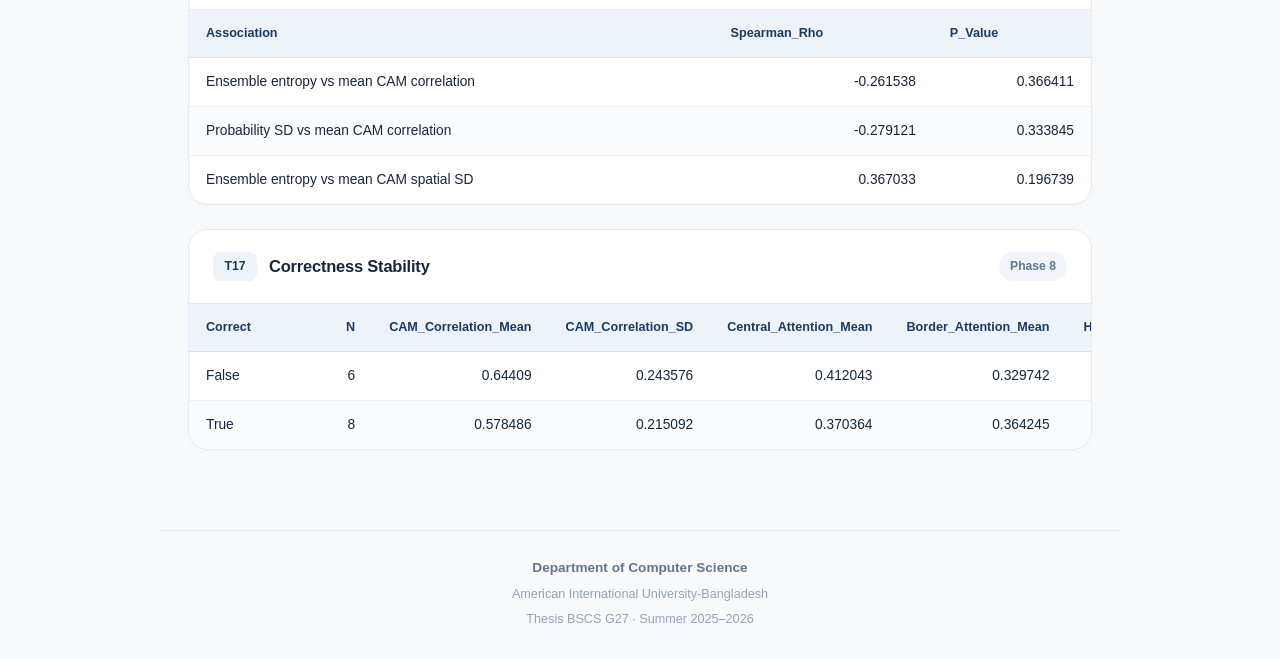
<file: pages/tables.html>
<!doctype html>
<html lang="en">
  <head>
    <!-- Website favicon -->
    <link rel="icon" href="/favicon.ico" />
    <link rel="icon" type="image/png" sizes="32x32" href="/favicon-32x32.png" />
    <link rel="apple-touch-icon" sizes="180x180" href="/apple-touch-icon.png" />

    <meta charset="UTF-8" />

    <meta name="viewport" content="width=device-width, initial-scale=1.0" />

    <meta name="theme-color" content="#f8fafc" />

    <meta
      name="description"
      content="Experimental results tables and statistical analyses from AIUB Thesis Group G27."
    />

    <title>Research Tables | Thesis BSCS G27</title>

    <link rel="stylesheet" href="../assets/css/styles.css" />
  </head>

  <body>
    <!-- =====================================
       HEADER
       ===================================== -->

    <header class="site-header">
      <div class="header-inner">
        <a
          href="../index.html"
          class="logo-link"
          aria-label="Return to Thesis Group G27 homepage"
        >
          <img
            src="../assets/images/aiub-line-logo.svg"
            alt="American International University-Bangladesh seal"
            class="aiub-logo"
            width="94"
            height="94"
          />
        </a>
      </div>

      <p class="university-name">
        American International University-Bangladesh
      </p>

      <div class="header-divider" aria-hidden="true"></div>
    </header>

    <!-- =====================================
       MAIN CONTENT
       ===================================== -->

    <main id="main-content" class="site-main tables-page">
      <!-- BACK NAVIGATION -->

      <a href="../index.html" class="page-back"> ← Back to Home </a>

      <!-- =====================================
         PAGE INTRODUCTION
         ===================================== -->

      <section class="tables-intro">
        <p class="page-eyebrow">G27 Research Archive</p>

        <h1 class="tables-title">Research Tables</h1>

        <p class="tables-description">
          Experimental performance results, statistical comparisons, and
          supporting analyses organized by research phase.
        </p>

        <p class="tables-total">17 Tables</p>
      </section>

      <!-- =====================================
         TABLE CATEGORY
         ===================================== -->

      <section class="tables-section" aria-labelledby="results-heading">
        <div class="tables-section-heading">
          <h2 id="results-heading">Results Tables</h2>

          <p>Select an experimental phase to view its corresponding tables.</p>
        </div>

        <!-- =================================
           PHASE FILTER BUTTONS
           ================================= -->

        <div
          class="phase-filters table-phase-filters"
          role="group"
          aria-label="Filter research tables by phase"
        >
          <button
            type="button"
            class="phase-filter is-active"
            data-phase="all"
            aria-pressed="true"
          >
            All Phases
          </button>

          <button
            type="button"
            class="phase-filter"
            data-phase="2"
            aria-pressed="false"
          >
            Phase 2
          </button>

          <button
            type="button"
            class="phase-filter"
            data-phase="3"
            aria-pressed="false"
          >
            Phase 3
          </button>

          <button
            type="button"
            class="phase-filter"
            data-phase="4"
            aria-pressed="false"
          >
            Phase 4
          </button>

          <button
            type="button"
            class="phase-filter"
            data-phase="5"
            aria-pressed="false"
          >
            Phase 5
          </button>

          <button
            type="button"
            class="phase-filter"
            data-phase="6"
            aria-pressed="false"
          >
            Phase 6
          </button>

          <button
            type="button"
            class="phase-filter"
            data-phase="7"
            aria-pressed="false"
          >
            Phase 7
          </button>

          <button
            type="button"
            class="phase-filter"
            data-phase="8"
            aria-pressed="false"
          >
            Phase 8
          </button>
        </div>

        <!-- =================================
           DYNAMIC TABLE AREA
           ================================= -->

        <div
          id="tables-status"
          class="tables-status"
          role="status"
          aria-live="polite"
        >
          Loading research tables…
        </div>

        <div id="tables-list" class="tables-list">
          <!--
          The tables.js script will generate
          accessible HTML tables here from
          the original CSV files.
        --></div>

        <!-- JAVASCRIPT DISABLED MESSAGE -->

        <noscript>
          <p class="tables-noscript">
            JavaScript is required to display the research tables.
          </p>
        </noscript>
      </section>
    </main>

    <!-- =====================================
       FOOTER
       ===================================== -->

    <footer class="site-footer">
      <div class="footer-inner">
        <p class="footer-primary">Department of Computer Science</p>

        <p class="footer-secondary">
          <a
            href="https://www.aiub.edu/"
            target="_blank"
            rel="noopener noreferrer"
          >
            American International University-Bangladesh
          </a>
        </p>

        <p class="footer-secondary">Thesis BSCS G27 · Summer 2025–2026</p>
      </div>
    </footer>

    <!-- =====================================
       JAVASCRIPT
       ===================================== -->

    <script src="../assets/js/tables.js" defer></script>
  </body>
</html>
</file>
<file: assets/css/styles.css>
/* =========================================
   G27 THESIS WEBSITE
   Global Styles - Version 1.0
   ========================================= */

/* ---------- DESIGN SYSTEM ---------- */

:root {
  --background: #f8fafc;
  --surface: #ffffff;
  --surface-soft: #f1f5f9;

  --primary: #193b63;
  --primary-hover: #24578b;
  --primary-soft: #edf4fa;

  --text: #17263c;
  --text-secondary: #64748b;
  --text-muted: #94a3b8;

  --border: #e4eaf1;
  --border-hover: #b7cde1;

  --shadow-sm: 0 2px 8px rgba(22, 44, 70, 0.025);
  --shadow-md: 0 10px 30px rgba(22, 44, 70, 0.065);

  --radius-sm: 12px;
  --radius-md: 16px;
  --radius-lg: 20px;

  --container-width: 960px;

  --transition: 220ms ease;
}

/* ---------- RESET ---------- */

*,
*::before,
*::after {
  box-sizing: border-box;
}

html {
  scroll-behavior: smooth;
  -webkit-text-size-adjust: 100%;
}

body {
  margin: 0;
  min-height: 100vh;

  display: flex;
  flex-direction: column;

  background: var(--background);
  color: var(--text);

  font-family:
    -apple-system, BlinkMacSystemFont, "Segoe UI", Roboto, Helvetica, Arial,
    sans-serif;

  font-size: 16px;
  line-height: 1.6;

  -webkit-font-smoothing: antialiased;
  text-rendering: optimizeLegibility;
}

img,
svg {
  display: block;
  max-width: 100%;
}

a {
  color: inherit;
  text-decoration: none;
}

button {
  font: inherit;
}

a:focus-visible,
button:focus-visible {
  outline: 3px solid var(--primary);
  outline-offset: 4px;
}

/* ---------- HEADER ---------- */

.site-header {
  width: 100%;
  padding: 38px 20px 0;
  text-align: center;
}

.header-inner {
  display: flex;
  justify-content: center;
  align-items: center;
}

.logo-link {
  display: inline-flex;
  align-items: center;
  justify-content: center;

  width: 118px;
  height: 118px;

  background: var(--surface);
  border: 1px solid var(--border);
  border-radius: 50%;

  box-shadow: var(--shadow-sm);

  transition:
    transform var(--transition),
    box-shadow var(--transition);
}

.logo-link:hover {
  transform: translateY(-2px);
  box-shadow: var(--shadow-md);
}

.aiub-logo {
  width: 94px;
  height: 94px;
  object-fit: contain;

  /* Convert original white line logo to navy */
  filter: brightness(0) saturate(100%) invert(22%) sepia(27%) saturate(1472%)
    hue-rotate(172deg) brightness(91%) contrast(96%);
}

.header-divider {
  width: min(100%, 960px);
  height: 1px;
  margin: 28px auto 0;
  background: var(--border);
}

/* ---------- MAIN LAYOUT ---------- */

.site-main {
  width: 100%;
  max-width: var(--container-width);

  margin: 0 auto;
  padding: 0 28px;

  flex: 1;
}

.home-page {
  padding-top: 38px;
  padding-bottom: 72px;
}
/* ---------- UNIVERSITY NAME ---------- */

.university-name {
  max-width: 600px;
  margin: 15px auto 0;
  padding: 0 12px;

  font-size: clamp(1.35rem, 2.8vw, 1.55rem);
  font-weight: 800;
  line-height: 1.5;
  letter-spacing: 0.015em;

  color: var(--primary);
  text-align: center;
  text-wrap: balance;
}

/* ---------- GROUP IDENTITY ---------- */

.group-intro {
  max-width: 850px;
  margin: 0 auto;
  text-align: center;
}

.group-title {
  margin: 0;

  font-size: clamp(1.15rem, 2.8vw, 1.45rem);
  font-weight: 600;
  line-height: 1.25;
  letter-spacing: -0.035em;

  color: var(--text);
}

.academic-term {
  margin: 12px 0 0;

  font-size: 0.94rem;
  font-weight: 500;
  letter-spacing: 0.025em;

  color: var(--text-secondary);
}

.thesis-title {
  max-width: 760px;
  margin: 30px auto 0;

  font-size: clamp(1.05rem, 2.1vw, 1.3rem);
  font-weight: 600;
  line-height: 1.65;

  letter-spacing: -0.012em;
  text-wrap: balance;

  /* color: var(--primary); */
  color: #4169e1;
}

/* ---------- SHARED SECTION LABELS ---------- */

.section-heading {
  margin: 0 0 18px;

  font-size: 0.8rem;
  font-weight: 700;
  letter-spacing: 0.12em;
  text-transform: uppercase;

  color: var(--text-secondary);
}

/* ---------- TEAM SECTION ---------- */

.team-section {
  margin-top: 58px;
}

.member-grid {
  display: grid;
  grid-template-columns: repeat(2, minmax(0, 1fr));
  gap: 16px;
}

.member-card {
  display: flex;
  align-items: center;
  gap: 18px;

  min-width: 0;
  min-height: 112px;
  padding: 20px;

  background: var(--surface);

  border: 1px solid var(--border);
  border-radius: var(--radius-lg);

  box-shadow: var(--shadow-sm);

  transition:
    border-color var(--transition),
    box-shadow var(--transition),
    transform var(--transition);
}

.member-card:hover {
  border-color: var(--border-hover);
  box-shadow: var(--shadow-md);
  transform: translateY(-2px);
}

.member-avatar {
  display: flex;
  align-items: center;
  justify-content: center;

  width: 70px;
  height: 70px;

  flex: 0 0 70px;

  border-radius: 50%;
  overflow: hidden;

  background: var(--primary-soft);
  border: 2px solid #e2ebf4;
}

.member-avatar img {
  width: 100%;
  height: 100%;
  object-fit: cover;
}

/* Temporary initials until avatars are ready */

.avatar-placeholder {
  font-size: 1.1rem;
  font-weight: 700;
  color: var(--primary);

  background: linear-gradient(145deg, #eaf2fa, #d9e7f4);
}

.member-info {
  min-width: 0;
}

.member-name {
  margin: 0;

  font-size: 1rem;
  font-weight: 650;
  line-height: 1.4;

  color: var(--text);
  overflow-wrap: break-word;
}

.member-id {
  display: block;
  margin-top: 5px;

  font-size: 0.87rem;
  font-weight: 400;

  color: var(--text-muted);
}

/* ---------- NAVIGATION CARDS ---------- */

.resources-section {
  margin-top: 54px;
}

.resource-grid {
  display: grid;
  grid-template-columns: repeat(2, minmax(0, 1fr));
  gap: 16px;
}

.resource-card {
  position: relative;

  display: flex;
  align-items: center;
  gap: 18px;

  min-width: 0;
  min-height: 108px;
  padding: 24px;

  background: var(--surface);

  border: 1px solid var(--border);
  border-radius: var(--radius-lg);

  box-shadow: var(--shadow-sm);

  transition:
    border-color var(--transition),
    background var(--transition),
    box-shadow var(--transition),
    transform var(--transition);
}

.resource-card:hover {
  background: #fcfdff;
  border-color: var(--border-hover);

  box-shadow: var(--shadow-md);
  transform: translateY(-3px);
}

.resource-icon {
  display: flex;
  align-items: center;
  justify-content: center;

  width: 52px;
  height: 52px;

  flex: 0 0 52px;

  border-radius: var(--radius-md);
  background: var(--primary-soft);

  color: var(--primary);
}

.resource-icon svg {
  width: 24px;
  height: 24px;

  stroke: currentColor;
  stroke-width: 1.7;
  fill: none;

  stroke-linecap: round;
  stroke-linejoin: round;
}

.resource-name {
  min-width: 0;

  font-size: 1.05rem;
  font-weight: 650;
  line-height: 1.4;

  color: var(--text);
}

.resource-arrow {
  margin-left: auto;
  flex-shrink: 0;

  color: var(--text-muted);

  transition:
    color var(--transition),
    transform var(--transition);
}

.resource-card:hover .resource-arrow {
  color: var(--primary);
  transform: translate(2px, -2px);
}

/* ---------- FOOTER ---------- */

.site-footer {
  width: 100%;
  padding: 0 28px 30px;
}

.footer-inner {
  max-width: var(--container-width);
  margin: 0 auto;

  padding-top: 26px;
  border-top: 1px solid var(--border);

  display: flex;
  flex-direction: column;
  align-items: center;
  gap: 5px;

  text-align: center;
}

.footer-primary {
  margin: 0;

  font-size: 0.85rem;
  font-weight: 600;

  color: var(--text-secondary);
}

.footer-secondary {
  margin: 0;

  font-size: 0.79rem;
  color: var(--text-muted);
}

/* ---------- TABLET ---------- */

@media (max-width: 768px) {
  .site-header {
    padding-top: 30px;
  }

  .site-main {
    padding: 0 22px;
  }

  .home-page {
    padding-top: 32px;
  }

  .member-card {
    gap: 13px;
    padding: 16px;
  }

  .member-avatar {
    width: 60px;
    height: 60px;
    flex-basis: 60px;
  }

  .resource-card {
    padding: 18px;
  }
}

/* ---------- MOBILE ---------- */

@media (max-width: 600px) {
  .site-header {
    padding: 26px 18px 0;
  }

  .logo-link {
    width: 104px;
    height: 104px;
  }

  .aiub-logo {
    width: 84px;
    height: 84px;
  }

  .header-divider {
    margin-top: 24px;
  }

  .site-main {
    padding: 0 18px;
  }

  .home-page {
    padding-top: 28px;
    padding-bottom: 48px;
  }

  .academic-term {
    font-size: 0.88rem;
  }

  .thesis-title {
    margin-top: 24px;
    line-height: 1.6;
  }

  .team-section {
    margin-top: 42px;
  }

  .member-grid {
    grid-template-columns: 1fr;
    gap: 12px;
  }

  .member-card {
    min-height: 92px;
    padding: 14px 18px;
  }

  .member-avatar {
    width: 62px;
    height: 62px;
    flex-basis: 62px;
  }

  .resources-section {
    margin-top: 40px;
  }

  .resource-grid {
    gap: 12px;
  }

  .resource-card {
    min-height: 142px;
    padding: 18px 12px;

    flex-direction: column;
    justify-content: center;

    gap: 12px;
    text-align: center;
  }

  .resource-icon {
    width: 46px;
    height: 46px;
    flex-basis: 46px;
  }

  .resource-name {
    font-size: 0.91rem;
  }

  .resource-arrow {
    position: absolute;
    top: 13px;
    right: 13px;

    margin: 0;
  }

  .site-footer {
    padding: 0 18px 24px;
  }
}

/* ---------- SMALL PHONES ---------- */

@media (max-width: 360px) {
  .group-title {
    font-size: 2rem;
  }

  .member-name {
    font-size: 0.93rem;
  }

  .resource-card {
    padding: 16px 8px;
  }

  .resource-name {
    font-size: 0.85rem;
  }
}

/* ---------- ACCESSIBILITY ---------- */

@media (prefers-reduced-motion: reduce) {
  *,
  *::before,
  *::after {
    scroll-behavior: auto !important;
    animation-duration: 0.01ms !important;
    animation-iteration-count: 1 !important;
    transition-duration: 0.01ms !important;
  }
}

/* =========================================
   FIGURES PAGE
   ========================================= */

/* ---------- PAGE LAYOUT ---------- */

.figures-page {
  padding-top: 34px;
  padding-bottom: 80px;
}

/* Back navigation */

.page-back {
  display: inline-flex;
  align-items: center;
  gap: 8px;

  margin-bottom: 35px;

  font-size: 0.88rem;
  font-weight: 550;

  color: var(--text-secondary);

  transition: color var(--transition);
}

.page-back:hover {
  color: var(--primary);
}

/* ---------- PAGE INTRODUCTION ---------- */

.figures-intro {
  max-width: 760px;
  margin: 0 auto 36px;
  text-align: center;
}

.page-eyebrow {
  margin: 0 0 12px;

  font-size: 0.75rem;
  font-weight: 700;

  letter-spacing: 0.15em;
  text-transform: uppercase;

  color: var(--primary);
}

.figures-title {
  margin: 0;

  font-size: clamp(2rem, 4.5vw, 2.75rem);
  font-weight: 650;

  line-height: 1.2;
  letter-spacing: -0.045em;

  color: var(--text);
}

.figures-description {
  max-width: 620px;
  margin: 16px auto 0;

  font-size: 0.98rem;
  line-height: 1.75;

  color: var(--text-secondary);
}

.figures-total {
  display: inline-flex;
  align-items: center;
  justify-content: center;

  margin: 20px auto 0;
  padding: 6px 14px;

  background: var(--primary-soft);
  border: 1px solid #dce8f3;
  border-radius: 999px;

  font-size: 0.8rem;
  font-weight: 600;

  color: var(--primary);
}

/* ---------- CATEGORY TABS ---------- */

.figure-tabs {
  display: grid;
  grid-template-columns: 1.5fr 1fr 1fr;

  gap: 8px;
  padding: 7px;

  margin-bottom: 34px;

  background: var(--surface);
  border: 1px solid var(--border);
  border-radius: var(--radius-lg);

  box-shadow: var(--shadow-sm);
}

.figure-tab {
  display: flex;
  align-items: center;
  justify-content: center;
  gap: 10px;

  min-width: 0;
  min-height: 50px;

  padding: 12px 16px;

  background: transparent;
  color: var(--text-secondary);

  border: 1px solid transparent;
  border-radius: var(--radius-sm);

  font-size: 0.91rem;
  font-weight: 600;
  line-height: 1.35;

  cursor: pointer;

  transition:
    background var(--transition),
    color var(--transition),
    border-color var(--transition);
}

.figure-tab:hover {
  background: var(--surface-soft);
  color: var(--primary);
}

.figure-tab.is-active,
.figure-tab[aria-pressed="true"] {
  background: var(--primary);
  border-color: var(--primary);
  color: #ffffff;
}

.figure-tab.is-active:hover {
  background: var(--primary-hover);
}

.tab-count {
  display: inline-flex;
  align-items: center;
  justify-content: center;

  min-width: 25px;
  height: 25px;
  padding: 0 6px;

  border-radius: 7px;
  background: var(--surface-soft);

  font-size: 0.76rem;
  font-weight: 700;

  color: var(--text-secondary);
}

.figure-tab.is-active .tab-count {
  background: rgba(255, 255, 255, 0.17);
  color: #ffffff;
}

/* ---------- CATEGORY PANELS ---------- */

.figure-panel {
  animation: figure-panel-enter 250ms ease both;
}

@keyframes figure-panel-enter {
  from {
    opacity: 0;
    transform: translateY(5px);
  }

  to {
    opacity: 1;
    transform: translateY(0);
  }
}

/* Respect the HTML hidden attribute */

.figure-panel[hidden],
.figure-card[hidden] {
  display: none !important;
}

/* ---------- PANEL HEADINGS ---------- */

.panel-heading {
  margin-bottom: 26px;
}

.panel-heading h2 {
  margin: 0;

  font-size: clamp(1.25rem, 2.6vw, 1.55rem);
  font-weight: 650;

  letter-spacing: -0.025em;
  line-height: 1.35;

  color: var(--text);
}

.panel-heading p {
  max-width: 700px;
  margin: 9px 0 0;

  font-size: 0.91rem;
  line-height: 1.7;

  color: var(--text-secondary);
}

/* ---------- PHASE FILTERS ---------- */

.phase-filters {
  display: flex;
  flex-wrap: wrap;
  gap: 9px;

  margin-bottom: 26px;
}

.phase-filter {
  display: inline-flex;
  align-items: center;
  justify-content: center;

  min-height: 42px;
  padding: 9px 15px;

  background: var(--surface);
  color: var(--text-secondary);

  border: 1px solid var(--border);
  border-radius: 999px;

  font-size: 0.83rem;
  font-weight: 600;

  cursor: pointer;

  transition:
    background var(--transition),
    border-color var(--transition),
    color var(--transition);
}

.phase-filter:hover {
  background: var(--primary-soft);
  border-color: var(--border-hover);
  color: var(--primary);
}

.phase-filter.is-active,
.phase-filter[aria-pressed="true"] {
  background: var(--primary);
  border-color: var(--primary);
  color: #ffffff;
}

.phase-filter.is-active:hover {
  background: var(--primary-hover);
}

/* ---------- FIGURE GRID ---------- */

.figure-grid {
  display: grid;

  grid-template-columns: repeat(2, minmax(0, 1fr));

  gap: 20px;
  align-items: start;
}

/* ---------- FIGURE CARDS ---------- */

.figure-card {
  min-width: 0;
  margin: 0;

  overflow: hidden;

  background: var(--surface);
  border: 1px solid var(--border);
  border-radius: var(--radius-lg);

  box-shadow: var(--shadow-sm);

  transition:
    border-color var(--transition),
    box-shadow var(--transition),
    transform var(--transition);
}

.figure-card:hover {
  border-color: var(--border-hover);
  box-shadow: var(--shadow-md);
  transform: translateY(-3px);
}

/* ---------- FIGURE IMAGES ---------- */

.figure-card img {
  display: block;

  width: 100%;
  height: auto;
  aspect-ratio: 16 / 10;

  padding: 14px;

  object-fit: contain;
  background: #f3f6fa;

  cursor: zoom-in;
}

.figure-card img:focus-visible {
  outline: 3px solid var(--primary);
  outline-offset: -5px;
}

/* ---------- FIGURE CAPTIONS ---------- */

.figure-card figcaption {
  display: flex;
  align-items: flex-start;
  gap: 12px;

  min-height: 70px;
  padding: 16px 18px;

  border-top: 1px solid var(--border);
}

.figure-code {
  display: inline-flex;
  align-items: center;
  justify-content: center;

  flex-shrink: 0;

  min-width: 42px;
  padding: 5px 8px;

  background: var(--primary-soft);
  border-radius: 7px;

  font-size: 0.75rem;
  font-weight: 700;
  line-height: 1.4;

  color: var(--primary);
}

.figure-name {
  padding-top: 3px;

  font-size: 0.91rem;
  font-weight: 600;
  line-height: 1.5;

  color: var(--text);
}

/* =========================================
   FIGURE LIGHTBOX
   Styles prepared for the next JS phase
   ========================================= */

.figure-dialog {
  width: min(1100px, calc(100% - 24px));
  max-width: 1100px;
  max-height: calc(100dvh - 24px);

  padding: 0;

  overflow: auto;

  background: var(--surface);

  border: none;
  border-radius: var(--radius-lg);

  box-shadow: 0 25px 80px rgba(0, 0, 0, 0.2);
}

.figure-dialog::backdrop {
  background: rgba(12, 25, 42, 0.82);
  backdrop-filter: blur(4px);
}

.figure-dialog-header {
  position: sticky;
  top: 0;
  z-index: 2;

  display: flex;
  align-items: center;
  justify-content: space-between;
  gap: 16px;

  padding: 14px 20px;

  background: var(--surface);
  border-bottom: 1px solid var(--border);
}

.figure-dialog-title {
  margin: 0;

  font-size: 0.95rem;
  font-weight: 650;
  line-height: 1.4;

  color: var(--text);
}

.figure-dialog-close {
  display: inline-flex;
  align-items: center;
  justify-content: center;

  width: 44px;
  height: 44px;
  flex-shrink: 0;

  border: 1px solid var(--border);
  border-radius: 50%;

  background: var(--surface-soft);
  color: var(--text);

  font-size: 1.5rem;
  line-height: 1;

  cursor: pointer;
}

.figure-dialog-close:hover {
  background: var(--primary-soft);
  color: var(--primary);
}

.figure-dialog-image {
  display: block;

  width: auto;
  max-width: 100%;
  max-height: 75dvh;

  margin: 0 auto;
  padding: 16px;

  object-fit: contain;
}

.figure-dialog-caption {
  padding: 14px 20px 20px;

  border-top: 1px solid var(--border);

  font-size: 0.88rem;
  line-height: 1.6;

  color: var(--text-secondary);
}

/* =========================================
   FIGURES - RESPONSIVE
   ========================================= */

@media (max-width: 768px) {
  .figures-page {
    padding-top: 28px;
    padding-bottom: 60px;
  }

  .figure-grid {
    gap: 14px;
  }

  .figure-card figcaption {
    padding: 14px;
  }

  .figure-tab {
    padding: 11px 10px;
    font-size: 0.85rem;
  }
}

/* ---------- MOBILE ---------- */

@media (max-width: 600px) {
  .figures-page {
    padding-top: 22px;
    padding-bottom: 48px;
  }

  .page-back {
    margin-bottom: 28px;
  }

  .figures-intro {
    margin-bottom: 30px;
  }

  .figures-description {
    font-size: 0.9rem;
  }

  .figure-tabs {
    gap: 5px;
    padding: 5px;

    margin-bottom: 28px;
  }

  .figure-tab {
    min-height: 55px;
    padding: 10px 6px;

    gap: 5px;

    font-size: 0.78rem;
    line-height: 1.3;

    text-align: center;
  }

  .tab-count {
    display: none;
  }

  .panel-heading {
    margin-bottom: 20px;
  }

  .phase-filters {
    gap: 8px;
    margin-bottom: 22px;
  }

  .phase-filter {
    min-height: 42px;
    padding: 9px 13px;

    font-size: 0.79rem;
  }

  .figure-grid {
    grid-template-columns: 1fr;
    gap: 16px;
  }

  .figure-card img {
    padding: 10px;
  }

  .figure-card figcaption {
    min-height: 64px;
    padding: 14px 16px;
  }

  .figure-dialog {
    width: calc(100% - 12px);
    max-height: calc(100dvh - 12px);
    border-radius: var(--radius-md);
  }

  .figure-dialog-header {
    padding: 10px 14px;
  }

  .figure-dialog-image {
    padding: 8px;
  }
}

/* ---------- REDUCED MOTION ---------- */

@media (prefers-reduced-motion: reduce) {
  .figure-panel {
    animation: none;
  }
}

/* =========================================
   TABLES PAGE
   ========================================= */

/* ---------- PAGE LAYOUT ---------- */

.tables-page {
  padding-top: 34px;
  padding-bottom: 80px;
}

/* ---------- PAGE INTRODUCTION ---------- */

.tables-intro {
  max-width: 760px;
  margin: 0 auto 38px;
  text-align: center;
}

.tables-title {
  margin: 0;

  font-size: clamp(2rem, 4.5vw, 2.75rem);
  font-weight: 650;

  line-height: 1.2;
  letter-spacing: -0.045em;

  color: var(--text);
}

.tables-description {
  max-width: 620px;
  margin: 16px auto 0;

  font-size: 0.98rem;
  line-height: 1.75;

  color: var(--text-secondary);
}

.tables-total {
  display: inline-flex;
  align-items: center;
  justify-content: center;

  margin: 20px auto 0;
  padding: 6px 14px;

  background: var(--primary-soft);
  border: 1px solid #dce8f3;
  border-radius: 999px;

  font-size: 0.8rem;
  font-weight: 600;

  color: var(--primary);
}

/* ---------- SECTION HEADING ---------- */

.tables-section {
  width: 100%;
}

.tables-section-heading {
  margin-bottom: 24px;
}

.tables-section-heading h2 {
  margin: 0;

  font-size: clamp(1.25rem, 2.6vw, 1.55rem);
  font-weight: 650;

  line-height: 1.35;
  letter-spacing: -0.025em;

  color: var(--text);
}

.tables-section-heading p {
  margin: 9px 0 0;

  font-size: 0.91rem;
  line-height: 1.7;

  color: var(--text-secondary);
}

/* ---------- PHASE FILTER SPACING ---------- */

/*
   Phase buttons reuse the existing
   .phase-filter design from the Figures page.
*/

.table-phase-filters {
  margin-bottom: 30px;
}

/* ---------- LOADING STATUS ---------- */

.tables-status {
  padding: 28px 20px;
  margin-bottom: 20px;

  background: var(--surface);

  border: 1px solid var(--border);
  border-radius: var(--radius-lg);

  font-size: 0.9rem;
  line-height: 1.6;
  text-align: center;

  color: var(--text-secondary);
}

.tables-status[hidden] {
  display: none !important;
}

/* ---------- TABLE LIST ---------- */

.tables-list {
  display: flex;
  flex-direction: column;

  gap: 24px;
}

/* ---------- INDIVIDUAL TABLE CARDS ---------- */

.table-card {
  min-width: 0;
  overflow: hidden;

  background: var(--surface);

  border: 1px solid var(--border);
  border-radius: var(--radius-lg);

  box-shadow: var(--shadow-sm);
}

.table-card[hidden] {
  display: none !important;
}

/* ---------- TABLE CARD HEADER ---------- */

.table-card-header {
  display: flex;
  align-items: center;
  justify-content: space-between;

  gap: 18px;
  padding: 22px 24px;

  background: var(--surface);

  border-bottom: 1px solid var(--border);
}

.table-card-heading {
  display: flex;
  align-items: center;
  flex-wrap: wrap;

  gap: 12px;
  min-width: 0;
}

.table-code {
  display: inline-flex;
  align-items: center;
  justify-content: center;

  flex-shrink: 0;

  min-width: 44px;
  padding: 6px 10px;

  background: var(--primary-soft);
  border-radius: 8px;

  font-size: 0.77rem;
  font-weight: 700;
  line-height: 1.4;

  color: var(--primary);
}

.table-card-title {
  margin: 0;

  font-size: 1.03rem;
  font-weight: 650;
  line-height: 1.5;

  letter-spacing: -0.012em;

  color: var(--text);
}

.table-phase {
  display: inline-flex;
  align-items: center;
  justify-content: center;

  flex-shrink: 0;

  padding: 5px 11px;

  background: var(--surface-soft);
  border-radius: 999px;

  font-size: 0.76rem;
  font-weight: 600;

  white-space: nowrap;
  color: var(--text-secondary);
}

/* =========================================
   RESPONSIVE HTML TABLES
   ========================================= */

/* ---------- HORIZONTAL SCROLL REGION ---------- */

.table-scroll {
  width: 100%;
  max-width: 100%;

  overflow-x: auto;
  overflow-y: hidden;

  overscroll-behavior-inline: contain;
  -webkit-overflow-scrolling: touch;

  scrollbar-color: #bdcddd #f1f5f9;
  scrollbar-width: thin;
}

.table-scroll:focus-visible {
  outline: 3px solid var(--primary);
  outline-offset: -3px;
}

/* ---------- TABLE STRUCTURE ---------- */

.research-table {
  width: 100%;
  min-width: max-content;

  margin: 0;

  border-collapse: collapse;
  border-spacing: 0;

  font-size: 0.87rem;
  line-height: 1.55;

  color: var(--text);
  font-variant-numeric: tabular-nums;
}

/* ---------- COLUMN HEADERS ---------- */

.research-table thead {
  background: #edf3f9;
}

.research-table th {
  padding: 14px 17px;

  border-bottom: 1px solid #d7e3ef;

  font-size: 0.79rem;
  font-weight: 700;
  line-height: 1.5;

  text-align: left;
  white-space: nowrap;

  color: var(--primary);
}

/* ---------- TABLE BODY ---------- */

.research-table td {
  padding: 13px 17px;

  border-bottom: 1px solid #edf0f4;

  font-size: 0.86rem;
  line-height: 1.6;

  text-align: left;
  white-space: nowrap;

  color: var(--text);
}

/* ---------- FIRST COLUMN ---------- */

.research-table th:first-child,
.research-table td:first-child {
  min-width: 140px;
  max-width: 320px;

  white-space: normal;
  overflow-wrap: break-word;
}

/* ---------- ROW STYLING ---------- */

.research-table tbody tr:nth-child(even) {
  background: #fafcfe;
}

.research-table tbody tr:hover {
  background: #f3f7fb;
}

.research-table tbody tr:last-child td {
  border-bottom: none;
}

/* ---------- NUMERIC VALUES ---------- */

.research-table .is-numeric {
  text-align: right;
  font-variant-numeric: tabular-nums;
}

/* ---------- HORIZONTAL SCROLL HINT ---------- */

.table-scroll-hint {
  display: none;

  margin: 0;
  padding: 10px 16px;

  border-top: 1px solid var(--border);

  background: #fafcfe;

  font-size: 0.76rem;
  line-height: 1.5;

  color: var(--text-muted);
}

/* ---------- TABLE ERROR MESSAGE ---------- */

.table-error {
  margin: 0;
  padding: 18px 20px;

  background: #fff8f7;
  color: #a43b31;

  font-size: 0.88rem;
  line-height: 1.6;
}

.table-error[hidden] {
  display: none !important;
}

/* ---------- EMPTY STATE ---------- */

.table-empty {
  padding: 30px 20px;

  background: var(--surface);

  border: 1px solid var(--border);
  border-radius: var(--radius-lg);

  text-align: center;

  font-size: 0.9rem;
  color: var(--text-secondary);
}

/* ---------- NO JAVASCRIPT MESSAGE ---------- */

.tables-noscript {
  padding: 18px;

  background: #fff8e8;
  border: 1px solid #f3dfb5;
  border-radius: var(--radius-md);

  font-size: 0.88rem;
  text-align: center;

  color: #835d24;
}

/* =========================================
   TABLES - TABLET
   ========================================= */

@media (max-width: 768px) {
  .tables-page {
    padding-top: 28px;
    padding-bottom: 60px;
  }

  .tables-list {
    gap: 20px;
  }

  .table-card-header {
    padding: 18px 20px;
  }

  .research-table th {
    padding: 12px 14px;
  }

  .research-table td {
    padding: 12px 14px;
  }
}

/* =========================================
   TABLES - MOBILE
   ========================================= */

@media (max-width: 600px) {
  .tables-page {
    padding-top: 22px;
    padding-bottom: 48px;
  }

  .tables-intro {
    margin-bottom: 30px;
  }

  .tables-description {
    font-size: 0.9rem;
  }

  .tables-section-heading {
    margin-bottom: 20px;
  }

  .table-phase-filters {
    gap: 8px;
    margin-bottom: 24px;
  }

  .tables-list {
    gap: 18px;
  }

  .table-card {
    border-radius: var(--radius-md);
  }

  .table-card-header {
    padding: 16px;

    flex-wrap: wrap;
    gap: 12px;
  }

  .table-card-heading {
    gap: 10px;
  }

  .table-card-title {
    font-size: 0.94rem;
  }

  .table-phase {
    font-size: 0.73rem;
  }

  .research-table {
    font-size: 0.82rem;
  }

  .research-table th {
    padding: 11px 13px;
    font-size: 0.76rem;
  }

  .research-table td {
    padding: 11px 13px;
    font-size: 0.8rem;
  }

  .research-table th:first-child,
  .research-table td:first-child {
    min-width: 125px;
    max-width: 220px;
  }

  .table-scroll-hint {
    display: block;
  }
}

/* =========================================
   TABLES - SMALL PHONES
   ========================================= */

@media (max-width: 360px) {
  .table-card-header {
    padding: 14px;
  }

  .table-card-title {
    font-size: 0.88rem;
  }

  .research-table th,
  .research-table td {
    padding: 10px 11px;
  }
}
/* =========================================================
   PHASE 5B — REFERENCES PAGE
   Thesis Group G27
   Modern Light Academic Design
   ========================================================= */

/* ---------------------------------------------------------
   1. PAGE LAYOUT
   --------------------------------------------------------- */

.references-page {
  --ref-navy: #173454;
  --ref-text: #34465c;
  --ref-muted: #6d7d90;
  --ref-blue: #1768ac;
  --ref-border: #e3eaf1;
  --ref-surface: #ffffff;
  --ref-soft: #f3f7fb;

  width: calc(100% - 40px);
  max-width: 900px;
  margin: 0 auto;
  padding-top: 32px;
  padding-bottom: 100px;
}

/* ---------------------------------------------------------
   2. PAGE INTRODUCTION
   --------------------------------------------------------- */

.references-intro {
  margin-top: 35px;
  margin-bottom: 36px;
}

.references-eyebrow {
  margin: 0 0 12px;

  color: var(--ref-blue);

  font-size: 0.75rem;
  font-weight: 700;
  letter-spacing: 0.14em;
  text-transform: uppercase;
}

.references-title {
  margin: 0;

  color: var(--ref-navy);

  font-size: clamp(2.25rem, 5vw, 3.25rem);
  font-weight: 700;
  letter-spacing: -0.045em;
  line-height: 1.12;
}

.references-description {
  max-width: 650px;

  margin: 18px 0 0;

  color: var(--ref-muted);

  font-size: 1rem;
  line-height: 1.8;
}

/* ---------------------------------------------------------
   3. REFERENCE METADATA
   --------------------------------------------------------- */

.references-meta {
  display: flex;
  align-items: center;
  flex-wrap: wrap;
  gap: 12px;

  margin-top: 24px;

  color: var(--ref-muted);

  font-size: 0.8rem;
  font-weight: 500;
}

.references-total {
  display: inline-flex;
  align-items: center;

  padding: 7px 13px;

  color: var(--ref-navy);
  background: #eaf2f9;

  border: 1px solid #d9e7f3;
  border-radius: 999px;

  font-weight: 600;
}

.references-meta-divider {
  width: 4px;
  height: 4px;

  background: #9aabba;
  border-radius: 50%;
}

.references-format {
  color: var(--ref-muted);
}

/* ---------------------------------------------------------
   4. SEARCH SECTION
   --------------------------------------------------------- */

.references-controls {
  padding: 24px;

  margin-bottom: 40px;

  background: var(--ref-surface);

  border: 1px solid var(--ref-border);
  border-radius: 18px;

  box-shadow: 0 5px 22px rgba(23, 52, 84, 0.035);
}

.references-search-label {
  display: block;

  margin-bottom: 11px;

  color: var(--ref-navy);

  font-size: 0.9rem;
  font-weight: 650;
}

.references-search-wrapper {
  position: relative;
}

.references-search-input {
  display: block;

  width: 100%;
  min-height: 52px;

  padding: 13px 16px 13px 48px;

  color: var(--ref-navy);
  background: #f9fbfd;

  border: 1px solid #dce5ee;
  border-radius: 12px;

  font-family: inherit;
  font-size: 0.95rem;
  line-height: 1.4;

  outline: none;

  transition:
    border-color 0.2s ease,
    box-shadow 0.2s ease,
    background-color 0.2s ease;
}

.references-search-input::placeholder {
  color: #94a2b1;
}

.references-search-input:focus {
  background: #ffffff;

  border-color: #5c9ace;

  box-shadow: 0 0 0 4px rgba(23, 104, 172, 0.1);
}

.references-search-input:disabled {
  cursor: not-allowed;
  opacity: 0.65;
}

/* ---------------------------------------------------------
   5. SEARCH ICON

   Drawn using CSS, so no icon library is required.
   --------------------------------------------------------- */

.references-search-icon {
  position: absolute;

  left: 17px;
  top: 50%;

  width: 18px;
  height: 18px;

  transform: translateY(-50%);

  color: #8294a8;
  font-size: 0;

  pointer-events: none;
}

.references-search-icon::before {
  content: "";

  position: absolute;

  left: 0;
  top: 0;

  width: 11px;
  height: 11px;

  border: 2px solid currentColor;
  border-radius: 50%;
}

.references-search-icon::after {
  content: "";

  position: absolute;

  left: 12px;
  top: 12px;

  width: 7px;
  height: 2px;

  background: currentColor;
  border-radius: 2px;

  transform: rotate(45deg);
  transform-origin: left center;
}

/* ---------------------------------------------------------
   6. SEARCH RESULTS COUNT
   --------------------------------------------------------- */

.references-count {
  margin: 13px 0 0;

  color: var(--ref-muted);

  font-size: 0.8rem;
  line-height: 1.5;
}

/* ---------------------------------------------------------
   7. REFERENCES SECTION
   --------------------------------------------------------- */

.references-section {
  margin-top: 0;
}

.references-section-heading {
  margin: 0 0 20px;

  color: var(--ref-navy);

  font-size: 1.2rem;
  font-weight: 650;
  letter-spacing: -0.02em;
}

/* ---------------------------------------------------------
   8. REFERENCE LIST CONTAINER
   --------------------------------------------------------- */

.references-list {
  margin: 0;
  padding: 0;

  list-style: none;

  background: var(--ref-surface);

  border: 1px solid var(--ref-border);
  border-radius: 18px;

  overflow: hidden;

  box-shadow: 0 8px 30px rgba(23, 52, 84, 0.035);
}

/* Hide the empty container until references are added */

.references-list:empty {
  display: none;
}

/* ---------------------------------------------------------
   9. APA REFERENCE ENTRIES

   APA hanging indentation:
   First line starts farther left.
   Following lines are indented.
   --------------------------------------------------------- */

.references-list > li {
  margin: 0;

  padding: 22px 26px 22px 54px;

  color: var(--ref-text);

  font-size: 0.94rem;
  font-weight: 400;
  line-height: 1.85;

  text-indent: -28px;
  overflow-wrap: anywhere;

  border-bottom: 1px solid #edf1f5;

  transition: background-color 0.18s ease;
}

.references-list > li:last-child {
  border-bottom: none;
}

.references-list > li:hover {
  background: #fafcfe;
}

/* ---------------------------------------------------------
   10. APA ITALICS
   --------------------------------------------------------- */

.references-list em,
.references-list cite {
  font-style: italic;
}

/* ---------------------------------------------------------
   11. DOI AND WEBSITE LINKS
   --------------------------------------------------------- */

.references-list a {
  color: var(--ref-blue);

  text-decoration: underline;
  text-decoration-color: rgba(23, 104, 172, 0.3);
  text-underline-offset: 3px;

  overflow-wrap: anywhere;

  transition:
    color 0.18s ease,
    text-decoration-color 0.18s ease;
}

.references-list a:hover {
  color: #0b477b;
  text-decoration-color: currentColor;
}

.references-list a:focus-visible {
  outline: 2px solid var(--ref-blue);
  outline-offset: 3px;

  border-radius: 2px;
}

/* ---------------------------------------------------------
   12. LOADING STATUS
   --------------------------------------------------------- */

.references-status {
  margin: 0;
  padding: 26px;

  color: var(--ref-muted);
  background: var(--ref-soft);

  border: 1px solid var(--ref-border);
  border-radius: 14px;

  font-size: 0.92rem;
  text-align: center;
}

/* ---------------------------------------------------------
   13. EMPTY SEARCH RESULTS
   --------------------------------------------------------- */

.references-empty {
  padding: 55px 24px;

  background: var(--ref-surface);

  border: 1px solid var(--ref-border);
  border-radius: 18px;

  text-align: center;
}

.references-empty-title {
  margin: 0 0 8px;

  color: var(--ref-navy);

  font-size: 1.08rem;
  font-weight: 650;
}

.references-empty-description {
  max-width: 380px;

  margin: 0 auto;

  color: var(--ref-muted);

  font-size: 0.9rem;
  line-height: 1.7;
}

/* ---------------------------------------------------------
   14. HIDDEN ELEMENTS
   --------------------------------------------------------- */

.references-page [hidden] {
  display: none !important;
}

/* ---------------------------------------------------------
   15. TABLET RESPONSIVENESS
   --------------------------------------------------------- */

@media (max-width: 768px) {
  .references-page {
    padding-top: 24px;
    padding-bottom: 75px;
  }

  .references-intro {
    margin-top: 26px;
    margin-bottom: 30px;
  }

  .references-controls {
    padding: 20px;
    margin-bottom: 32px;
  }

  .references-list > li {
    padding: 19px 22px 19px 48px;

    text-indent: -26px;

    font-size: 0.92rem;
    line-height: 1.8;
  }
}

/* ---------------------------------------------------------
   16. MOBILE RESPONSIVENESS
   --------------------------------------------------------- */

@media (max-width: 480px) {
  .references-page {
    width: calc(100% - 32px);

    padding-top: 16px;
    padding-bottom: 60px;
  }

  .references-intro {
    margin-top: 20px;
    margin-bottom: 26px;
  }

  .references-eyebrow {
    font-size: 0.7rem;
  }

  .references-description {
    margin-top: 14px;

    font-size: 0.92rem;
    line-height: 1.75;
  }

  .references-meta {
    gap: 9px;
    margin-top: 20px;
  }

  .references-controls {
    padding: 16px;

    margin-bottom: 28px;

    border-radius: 14px;
  }

  .references-search-input {
    min-height: 50px;

    font-size: 0.9rem;
  }

  .references-section-heading {
    margin-bottom: 15px;

    font-size: 1.08rem;
  }

  .references-list {
    border-radius: 14px;
  }

  .references-list > li {
    padding: 19px 15px 19px 39px;

    text-indent: -24px;

    font-size: 0.87rem;
    line-height: 1.8;
  }

  .references-empty {
    padding: 42px 18px;
  }
}

/* ---------------------------------------------------------
   17. REDUCED MOTION
   --------------------------------------------------------- */

@media (prefers-reduced-motion: reduce) {
  .references-search-input,
  .references-list > li,
  .references-list a {
    transition: none;
  }
}

/* =========================================================
   PHASE 6B — STUDY OVERVIEW
   Thesis Group G27
   Modern Light Academic Design
   ========================================================= */

/* ---------------------------------------------------------
   1. PAGE LAYOUT
   --------------------------------------------------------- */

.overview-page {
  --overview-blue: #193b63;
  --overview-blue-light: #edf4fa;
  --overview-text: #34465c;
  --overview-muted: #64748b;
  --overview-border: #e2eaf2;

  padding-bottom: 90px;
}

.overview-intro {
  margin-bottom: 52px;
}

.overview-section {
  margin-bottom: 64px;
}

.overview-section .tables-section-heading {
  margin-bottom: 24px;
}

/* ---------------------------------------------------------
   2. CENTRAL RESEARCH QUESTION
   --------------------------------------------------------- */

.overview-question-card {
  padding: clamp(24px, 4vw, 38px);

  background: linear-gradient(135deg, #ffffff 0%, #f0f6fc 100%);

  border: 1px solid #d8e7f4;
  border-radius: 20px;

  box-shadow: 0 8px 30px rgba(25, 59, 99, 0.035);
}

.overview-question-label {
  margin: 0 0 16px;

  color: #286da7;

  font-size: 0.72rem;
  font-weight: 700;
  letter-spacing: 0.13em;
}

.overview-question-text {
  max-width: 760px;

  margin: 0;

  color: var(--overview-blue);

  font-size: clamp(1.35rem, 2.8vw, 1.85rem);
  font-weight: 650;
  line-height: 1.45;
  letter-spacing: -0.025em;
}

.overview-question-explanation {
  max-width: 720px;

  margin: 20px 0 0;

  color: var(--overview-text);

  font-size: 0.98rem;
  line-height: 1.8;
}

/* ---------------------------------------------------------
   3. WORKFLOW CONTAINER
   --------------------------------------------------------- */

.overview-workflow {
  margin: 0;
  padding: 32px 24px 20px;

  background: #ffffff;

  border: 1px solid var(--overview-border);
  border-radius: 20px;

  box-shadow: 0 6px 26px rgba(25, 59, 99, 0.035);
}

.overview-process {
  display: grid;

  grid-template-columns:
    minmax(0, 1fr)
    30px
    minmax(0, 1fr)
    30px
    minmax(0, 1fr);

  align-items: start;
  gap: 8px;
}

/* ---------------------------------------------------------
   4. WORKFLOW STEPS
   --------------------------------------------------------- */

.overview-step {
  min-width: 0;
  text-align: center;
}

.overview-step-visual {
  display: flex;
  align-items: center;
  justify-content: center;

  width: 136px;
  height: 112px;

  max-width: 100%;
  margin: 0 auto 22px;

  background: #f2f7fb;

  border: 1px solid #e2edf6;
  border-radius: 18px;
}

.overview-step-number {
  margin: 0 0 8px;

  color: #397bab;

  font-size: 0.69rem;
  font-weight: 700;
  letter-spacing: 0.12em;
}

.overview-step h3 {
  margin: 0 0 10px;

  color: var(--overview-blue);

  font-size: 1rem;
  font-weight: 650;
  line-height: 1.4;
}

.overview-step > p:last-child {
  max-width: 225px;

  margin: 0 auto;

  color: var(--overview-muted);

  font-size: 0.85rem;
  line-height: 1.7;
}

/* ---------------------------------------------------------
   5. WORKFLOW ARROWS
   --------------------------------------------------------- */

.overview-process-arrow {
  align-self: start;

  margin-top: 43px;

  color: #9aafc3;

  font-size: 1.65rem;
  font-weight: 400;
  text-align: center;
}

/* ---------------------------------------------------------
   6. CARTOON SKIN LESION ILLUSTRATION

   Conceptual illustration only.
   Not an actual lesion image.
   --------------------------------------------------------- */

.overview-lesion-art {
  display: flex;
  align-items: center;
  justify-content: center;
  gap: 11px;
}

.lesion-sample {
  display: flex;
  align-items: center;
  justify-content: center;

  width: 49px;
  height: 59px;

  border-radius: 15px;

  box-shadow:
    inset 0 0 0 1px rgba(44, 38, 34, 0.08),
    0 5px 12px rgba(45, 44, 42, 0.06);
}

.lesion-sample-one {
  background: #e6beaa;
}

.lesion-sample-two {
  background: #a97967;
}

.lesion-mark {
  display: block;

  width: 23px;
  height: 25px;

  background: #78513f;

  border-radius: 51% 43% 55% 47%;

  transform: rotate(-12deg);
}

.lesion-sample-two .lesion-mark {
  width: 21px;
  height: 24px;

  background: #55352e;

  transform: rotate(18deg);
}

/* ---------------------------------------------------------
   7. NEURAL NETWORK ILLUSTRATION
   --------------------------------------------------------- */

.overview-network-art {
  position: relative;

  display: flex;
  align-items: center;
  justify-content: center;
  gap: 5px;

  width: 115px;
  height: 70px;
}

.overview-network-art::before {
  content: "";

  position: absolute;

  left: 10px;
  right: 10px;
  top: 50%;

  height: 2px;

  background: linear-gradient(90deg, #b8d4e9, #4c92c9, #b8d4e9);

  transform: translateY(-50%);
}

.network-node {
  position: relative;
  z-index: 1;

  flex: 0 0 10px;

  width: 10px;
  height: 10px;

  background: #8fbada;

  border: 2px solid #ffffff;
  border-radius: 50%;

  box-shadow: 0 0 0 1px #9bc3df;
}

.network-center {
  position: relative;
  z-index: 2;

  flex: 0 0 25px;

  width: 25px;
  height: 25px;

  background: #286da7;

  border: 5px solid #d7eaf8;
  border-radius: 50%;

  animation: overview-node-pulse 3s ease-in-out infinite;
}

@keyframes overview-node-pulse {
  0%,
  100% {
    box-shadow: 0 0 0 0 rgba(40, 109, 167, 0.14);
  }

  50% {
    box-shadow: 0 0 0 9px rgba(40, 109, 167, 0);
  }
}

/* ---------------------------------------------------------
   8. EVALUATION BAR ILLUSTRATION
   --------------------------------------------------------- */

.overview-evaluation-art {
  display: flex;
  align-items: flex-end;
  justify-content: center;
  gap: 9px;

  width: 110px;
  height: 69px;

  padding-bottom: 3px;
}

.evaluation-bar {
  display: block;

  width: 16px;

  background: linear-gradient(180deg, #458fca, #245e91);

  border-radius: 5px 5px 2px 2px;

  transform-origin: bottom;

  animation: overview-bars-rise 0.8s ease-out both;
}

.evaluation-bar-one {
  height: 32px;
  animation-delay: 0.1s;
}

.evaluation-bar-two {
  height: 53px;
  animation-delay: 0.2s;
}

.evaluation-bar-three {
  height: 42px;
  animation-delay: 0.3s;
}

.evaluation-bar-four {
  height: 60px;
  animation-delay: 0.4s;
}

@keyframes overview-bars-rise {
  from {
    transform: scaleY(0.35);
    opacity: 0.45;
  }

  to {
    transform: scaleY(1);
    opacity: 1;
  }
}

/* ---------------------------------------------------------
   9. WORKFLOW CAPTION
   --------------------------------------------------------- */

.overview-workflow-caption {
  margin-top: 30px;
  padding-top: 17px;

  color: #7c8997;

  border-top: 1px solid #edf1f5;

  font-size: 0.78rem;
  line-height: 1.65;
  text-align: center;
}

/* ---------------------------------------------------------
   10. FITZPATRICK DOMAIN CARDS
   --------------------------------------------------------- */

.overview-domain-grid {
  display: grid;
  grid-template-columns: repeat(2, minmax(0, 1fr));
  gap: 20px;
}

.overview-domain-card {
  position: relative;

  min-width: 0;
  padding: 26px;

  background: #ffffff;

  border: 1px solid var(--overview-border);
  border-radius: 18px;

  overflow: hidden;
}

.overview-domain-card::before {
  content: "";

  position: absolute;

  top: 0;
  left: 0;
  right: 0;

  height: 4px;

  background: #78a8ce;
}

.overview-domain-card:nth-child(2)::before {
  background: #526f8c;
}

.overview-domain-label {
  margin: 0 0 13px;

  color: #397bab;

  font-size: 0.7rem;
  font-weight: 700;
  letter-spacing: 0.12em;
}

.overview-domain-card:nth-child(2) .overview-domain-label {
  color: #58738d;
}

.overview-domain-card h3 {
  margin: 0 0 12px;

  color: var(--overview-blue);

  font-size: 1.25rem;
  font-weight: 650;
  letter-spacing: -0.025em;
}

.overview-domain-card > p:last-child {
  margin: 0;

  color: var(--overview-muted);

  font-size: 0.91rem;
  line-height: 1.75;
}

/* ---------------------------------------------------------
   11. DOMAIN LIMITATION NOTE
   --------------------------------------------------------- */

.overview-domain-note {
  margin: 20px 0 0;
  padding: 17px 20px;

  color: #51657a;
  background: #f4f8fc;

  border-left: 3px solid #7ba9ca;
  border-radius: 0 12px 12px 0;

  font-size: 0.87rem;
  line-height: 1.8;
}

/* ---------------------------------------------------------
   12. EVALUATION METRIC GRID
   --------------------------------------------------------- */

.overview-metrics-grid {
  display: grid;
  grid-template-columns: repeat(2, minmax(0, 1fr));
  gap: 18px;
}

.overview-metric-card {
  min-width: 0;

  padding: 26px;

  background: #ffffff;

  border: 1px solid var(--overview-border);
  border-radius: 18px;

  box-shadow: 0 3px 14px rgba(25, 59, 99, 0.025);
}

.overview-metric-icon {
  display: inline-flex;
  align-items: center;
  justify-content: center;

  width: 43px;
  height: 43px;

  margin-bottom: 20px;

  color: #276fa8;
  background: #eaf3fa;

  border-radius: 12px;

  font-size: 1.45rem;
  line-height: 1;
}

.overview-metric-card h3 {
  margin: 0 0 10px;

  color: var(--overview-blue);

  font-size: 1rem;
  font-weight: 650;
  line-height: 1.45;
}

.overview-metric-card p {
  margin: 0;

  color: var(--overview-muted);

  font-size: 0.9rem;
  line-height: 1.75;
}

/* ---------------------------------------------------------
   13. KEY FINDINGS CONTAINER
   --------------------------------------------------------- */

.overview-findings {
  display: flex;
  flex-direction: column;
  gap: 15px;
}

/* ---------------------------------------------------------
   14. INDIVIDUAL RESEARCH FINDING
   --------------------------------------------------------- */

.overview-finding {
  display: grid;
  grid-template-columns: 46px minmax(0, 1fr);

  align-items: start;
  gap: 20px;

  padding: 24px;

  background: #ffffff;

  border: 1px solid var(--overview-border);
  border-radius: 17px;

  box-shadow: 0 3px 15px rgba(25, 59, 99, 0.02);
}

.overview-finding-number {
  display: inline-flex;
  align-items: center;
  justify-content: center;

  width: 43px;
  height: 43px;

  color: #2a72aa;
  background: #eaf3fa;

  border-radius: 12px;

  font-size: 0.83rem;
  font-weight: 700;
}

.overview-finding h3 {
  margin: 1px 0 10px;

  color: var(--overview-blue);

  font-size: 1.02rem;
  font-weight: 650;
  line-height: 1.45;
}

.overview-finding p {
  margin: 0;

  color: var(--overview-muted);

  font-size: 0.91rem;
  line-height: 1.8;
}

/* ---------------------------------------------------------
   15. STUDY LIMITATIONS
   --------------------------------------------------------- */

.overview-limitations {
  padding: 25px 30px;

  background: #ffffff;

  border: 1px solid var(--overview-border);
  border-radius: 18px;
}

.overview-limitations ul {
  margin: 0;
  padding-left: 22px;
}

.overview-limitations li {
  padding-left: 5px;
  margin-bottom: 13px;

  color: var(--overview-text);

  font-size: 0.93rem;
  line-height: 1.75;
}

.overview-limitations li:last-child {
  margin-bottom: 0;
}

.overview-limitations li::marker {
  color: #4687bb;
}

/* ---------------------------------------------------------
   16. MAIN TAKEAWAY
   --------------------------------------------------------- */

.overview-takeaway {
  margin: 12px 0 30px;

  padding: clamp(28px, 5vw, 46px);

  color: #ffffff;

  background: linear-gradient(135deg, #193b63 0%, #265a89 100%);

  border-radius: 22px;
}

.overview-takeaway-label {
  margin: 0 0 15px;

  color: #bfdbf1;

  font-size: 0.7rem;
  font-weight: 700;
  letter-spacing: 0.14em;
}

.overview-takeaway h2 {
  max-width: 700px;

  margin: 0 0 19px;

  color: #ffffff;

  font-size: clamp(1.5rem, 3.3vw, 2.15rem);
  font-weight: 650;
  line-height: 1.35;
  letter-spacing: -0.03em;
}

.overview-takeaway > p:last-child {
  max-width: 700px;

  margin: 0;

  color: #e0ebf5;

  font-size: 0.96rem;
  line-height: 1.85;
}

/* ---------------------------------------------------------
   17. EXPLORE LINKS
   --------------------------------------------------------- */

.overview-explore {
  display: flex;
  flex-wrap: wrap;
  gap: 13px;

  margin-bottom: 20px;
}

.overview-explore-link {
  display: inline-flex;
  align-items: center;
  justify-content: space-between;
  gap: 15px;

  min-height: 48px;

  padding: 12px 19px;

  color: var(--overview-blue);
  background: #ffffff;

  border: 1px solid #dce7f0;
  border-radius: 12px;

  font-size: 0.88rem;
  font-weight: 600;

  transition:
    border-color 0.2s ease,
    background-color 0.2s ease,
    transform 0.2s ease;
}

.overview-explore-link:hover {
  background: #f2f7fb;
  border-color: #a6c4dd;

  transform: translateY(-2px);
}

.overview-explore-link:focus-visible {
  outline: 3px solid var(--primary);
  outline-offset: 3px;
}

.overview-explore-link span {
  color: #6b99bd;
  font-size: 1.05rem;
}

/* =========================================================
   RESPONSIVE DESIGN
   ========================================================= */

/* ---------------------------------------------------------
   18. TABLETS
   --------------------------------------------------------- */

@media (max-width: 768px) {
  .overview-page {
    padding-bottom: 70px;
  }

  .overview-intro {
    margin-bottom: 42px;
  }

  .overview-section {
    margin-bottom: 50px;
  }

  .overview-workflow {
    padding: 26px 16px 20px;
  }

  .overview-process {
    gap: 5px;
  }

  .overview-step-visual {
    width: 118px;
    height: 103px;
  }

  .overview-domain-card,
  .overview-metric-card {
    padding: 22px;
  }

  .overview-finding {
    padding: 21px;
  }
}

/* ---------------------------------------------------------
   19. SMALL TABLETS AND PHONES
   --------------------------------------------------------- */

@media (max-width: 700px) {
  .overview-process {
    grid-template-columns: minmax(0, 1fr);

    gap: 15px;
  }

  .overview-step {
    max-width: 390px;
    margin: 0 auto;
  }

  .overview-step-visual {
    width: 136px;
    height: 112px;

    margin-bottom: 18px;
  }

  .overview-process-arrow {
    margin: 0 auto;

    transform: rotate(90deg);

    font-size: 1.5rem;
    line-height: 1;
  }

  .overview-workflow-caption {
    margin-top: 25px;
  }
}

/* ---------------------------------------------------------
   20. MOBILE
   --------------------------------------------------------- */

@media (max-width: 600px) {
  .overview-page {
    padding-bottom: 55px;
  }

  .overview-intro {
    margin-bottom: 36px;
  }

  .overview-section {
    margin-bottom: 43px;
  }

  .overview-section .tables-section-heading {
    margin-bottom: 20px;
  }

  .overview-question-card {
    padding: 24px 21px;
  }

  .overview-question-text {
    font-size: 1.35rem;
  }

  .overview-question-explanation {
    font-size: 0.91rem;
  }

  .overview-domain-grid,
  .overview-metrics-grid {
    grid-template-columns: minmax(0, 1fr);
    gap: 14px;
  }

  .overview-domain-card,
  .overview-metric-card {
    padding: 22px;
  }

  .overview-finding {
    grid-template-columns: 39px minmax(0, 1fr);
    gap: 14px;

    padding: 19px;
  }

  .overview-finding-number {
    width: 38px;
    height: 38px;

    font-size: 0.75rem;
  }

  .overview-finding h3 {
    font-size: 0.96rem;
  }

  .overview-finding p {
    font-size: 0.87rem;
    line-height: 1.75;
  }

  .overview-limitations {
    padding: 22px;
  }

  .overview-takeaway {
    padding: 28px 23px;
    border-radius: 17px;
  }

  .overview-takeaway > p:last-child {
    font-size: 0.9rem;
  }

  .overview-explore {
    flex-direction: column;
  }

  .overview-explore-link {
    width: 100%;
  }
}

/* ---------------------------------------------------------
   21. SMALL PHONES
   --------------------------------------------------------- */

@media (max-width: 380px) {
  .overview-workflow {
    padding: 22px 14px 18px;
  }

  .overview-question-text {
    font-size: 1.2rem;
  }

  .overview-finding {
    gap: 11px;
    padding: 16px;
  }

  .overview-finding p {
    font-size: 0.84rem;
  }

  .overview-domain-note {
    padding: 15px;
  }
}

/* ---------------------------------------------------------
   22. REDUCED MOTION ACCESSIBILITY
   --------------------------------------------------------- */

@media (prefers-reduced-motion: reduce) {
  .network-center,
  .evaluation-bar {
    animation: none !important;
  }

  .overview-explore-link {
    transition: none;
  }

  .overview-explore-link:hover {
    transform: none;
  }
}
/* =========================================================
   PHASE 8D-B — RESEARCH NOTEBOOKS PAGE
   Thesis Group G27
   ========================================================= */

/* ---------------------------------------------------------
   1. PAGE LAYOUT
   --------------------------------------------------------- */

.notebooks-page {
  padding-bottom: 90px;
}

.notebooks-page .tables-intro {
  margin-bottom: 36px;
}

/* ---------------------------------------------------------
   2. IMPORTANT INFORMATION PANEL
   --------------------------------------------------------- */

.notebooks-notice {
  display: grid;
  grid-template-columns: 38px minmax(0, 1fr);
  align-items: start;

  gap: 18px;

  margin-bottom: 54px;
  padding: 24px 26px;

  background: #f0f6fc;

  border: 1px solid #d8e7f4;
  border-radius: var(--radius-lg);
}

.notebooks-notice-icon {
  display: flex;
  align-items: center;
  justify-content: center;

  width: 36px;
  height: 36px;

  flex-shrink: 0;

  background: var(--primary);
  color: #ffffff;

  border-radius: 50%;

  font-size: 1rem;
  font-weight: 700;
  font-family: Georgia, serif;
}

.notebooks-notice-content {
  min-width: 0;
}

.notebooks-notice-content h2 {
  margin: 2px 0 10px;

  color: var(--primary);

  font-size: 1.02rem;
  font-weight: 650;
  line-height: 1.4;
}

.notebooks-notice-content p {
  margin: 0 0 10px;

  color: #50657c;

  font-size: 0.9rem;
  line-height: 1.8;
}

.notebooks-notice-content p:last-child {
  margin-bottom: 0;
}

/* ---------------------------------------------------------
   3. NOTEBOOK COLLECTION
   --------------------------------------------------------- */

.notebook-section {
  margin-bottom: 58px;
}

.notebook-section .tables-section-heading {
  margin-bottom: 26px;
}

/* ---------------------------------------------------------
   4. NOTEBOOK GRID
   --------------------------------------------------------- */

.notebook-grid {
  display: grid;

  grid-template-columns: repeat(2, minmax(0, 1fr));

  align-items: stretch;
  gap: 20px;
}

/* ---------------------------------------------------------
   5. NOTEBOOK CARDS
   --------------------------------------------------------- */

.notebook-card {
  display: flex;
  flex-direction: column;

  min-width: 0;
  height: 100%;

  padding: 26px;

  background: var(--surface);

  border: 1px solid var(--border);
  border-radius: var(--radius-lg);

  box-shadow: var(--shadow-sm);

  transition:
    border-color var(--transition),
    box-shadow var(--transition),
    transform var(--transition);
}

.notebook-card:hover {
  border-color: var(--border-hover);

  box-shadow: var(--shadow-md);

  transform: translateY(-3px);
}

/* ---------------------------------------------------------
   6. PHASE AND CATEGORY LABELS
   --------------------------------------------------------- */

.notebook-card-top {
  display: flex;
  align-items: center;
  justify-content: space-between;

  flex-wrap: wrap;
  gap: 9px;

  margin-bottom: 22px;
}

.notebook-phase {
  display: inline-flex;
  align-items: center;
  justify-content: center;

  padding: 6px 11px;

  background: var(--primary-soft);

  border: 1px solid #dce8f3;
  border-radius: 8px;

  color: var(--primary);

  font-size: 0.72rem;
  font-weight: 700;
  line-height: 1.3;
  letter-spacing: 0.025em;

  white-space: nowrap;
}

.notebook-category {
  color: var(--text-secondary);

  font-size: 0.73rem;
  font-weight: 550;
  line-height: 1.4;
}

/* ---------------------------------------------------------
   7. NOTEBOOK TITLE
   --------------------------------------------------------- */

.notebook-title {
  margin: 0 0 13px;

  color: var(--text);

  font-size: clamp(1.05rem, 2vw, 1.17rem);
  font-weight: 650;
  line-height: 1.4;

  letter-spacing: -0.018em;
}

/* ---------------------------------------------------------
   8. NOTEBOOK DESCRIPTION
   --------------------------------------------------------- */

.notebook-description {
  margin: 0 0 22px;

  color: var(--text-secondary);

  font-size: 0.9rem;
  line-height: 1.8;
}

/* ---------------------------------------------------------
   9. NOTEBOOK FILE NAME
   --------------------------------------------------------- */

.notebook-filename {
  min-width: 0;

  margin: auto 0 20px;
  padding: 13px 14px;

  background: #f5f8fb;

  border: 1px solid #e8eef5;
  border-radius: var(--radius-sm);

  color: #49627c;

  font-size: 0.75rem;
  line-height: 1.7;

  overflow-wrap: anywhere;
}

.notebook-filename code {
  font-family: "SFMono-Regular", Consolas, "Liberation Mono", Menlo, monospace;

  font-size: inherit;

  white-space: normal;
  overflow-wrap: anywhere;
}

/* ---------------------------------------------------------
   10. NOTEBOOK ACTION BUTTONS
   --------------------------------------------------------- */

.notebook-actions {
  display: flex;
  flex-wrap: wrap;

  gap: 10px;

  margin-top: auto;
}

.notebook-button {
  display: inline-flex;
  align-items: center;
  justify-content: center;

  flex: 1 1 160px;

  min-width: 0;
  min-height: 45px;

  padding: 11px 14px;

  border: 1px solid transparent;
  border-radius: 11px;

  font-size: 0.8rem;
  font-weight: 600;
  line-height: 1.4;

  text-align: center;

  transition:
    background-color var(--transition),
    border-color var(--transition),
    color var(--transition),
    transform var(--transition);
}

/* Primary: Download */

.notebook-button-primary {
  background: var(--primary);
  border-color: var(--primary);

  color: #ffffff;
}

.notebook-button-primary:hover {
  background: var(--primary-hover);
  border-color: var(--primary-hover);

  color: #ffffff;

  transform: translateY(-2px);
}

/* Secondary: GitHub */

.notebook-button-secondary {
  background: #ffffff;

  border-color: #d6e2ed;

  color: var(--primary);
}

.notebook-button-secondary:hover {
  background: var(--primary-soft);

  border-color: #b7cde1;

  color: var(--primary);

  transform: translateY(-2px);
}

/* Keyboard accessibility */

.notebook-button:focus-visible {
  outline: 3px solid var(--primary);
  outline-offset: 3px;
}

/* ---------------------------------------------------------
   11. DATASET INFORMATION SECTION
   --------------------------------------------------------- */

.notebooks-dataset-section {
  margin-bottom: 32px;
}

.notebooks-dataset-card {
  position: relative;

  overflow: hidden;

  padding: clamp(25px, 4vw, 36px);

  background: linear-gradient(135deg, #ffffff 0%, #f2f7fc 100%);

  border: 1px solid #dae7f2;
  border-radius: var(--radius-lg);

  box-shadow: var(--shadow-sm);
}

.notebooks-dataset-card::before {
  content: "";

  position: absolute;

  top: 0;
  left: 0;
  right: 0;

  height: 4px;

  background: linear-gradient(90deg, #193b63, #5c9fcd);
}

.notebooks-dataset-label {
  margin: 0 0 12px;

  color: #397bab;

  font-size: 0.7rem;
  font-weight: 700;

  letter-spacing: 0.13em;
}

.notebooks-dataset-card h2 {
  margin: 0 0 18px;

  color: var(--primary);

  font-size: clamp(1.3rem, 2.8vw, 1.65rem);
  font-weight: 650;
  line-height: 1.35;

  letter-spacing: -0.025em;
}

.notebooks-dataset-card > p:not(.notebooks-dataset-label) {
  max-width: 780px;

  margin: 0 0 15px;

  color: #51657a;

  font-size: 0.92rem;
  line-height: 1.85;
}

/* ---------------------------------------------------------
   12. ORIGINAL DATASET LINK
   --------------------------------------------------------- */

.notebooks-dataset-link {
  display: inline-flex;
  align-items: center;
  justify-content: center;

  gap: 9px;

  min-height: 45px;

  margin-top: 13px;
  padding: 11px 17px;

  background: #ffffff;

  border: 1px solid #cbddec;
  border-radius: 11px;

  color: var(--primary);

  font-size: 0.83rem;
  font-weight: 650;
  line-height: 1.4;

  transition:
    background-color var(--transition),
    border-color var(--transition),
    transform var(--transition);
}

.notebooks-dataset-link:hover {
  background: var(--primary-soft);

  border-color: var(--border-hover);

  transform: translateY(-2px);
}

/* ---------------------------------------------------------
   13. RESEARCH INTERPRETATION NOTE
   --------------------------------------------------------- */

.notebooks-research-note {
  padding: 19px 22px;

  background: #f4f7fa;

  border-left: 3px solid #8aa9c4;
  border-radius: 0 12px 12px 0;
}

.notebooks-research-note p {
  margin: 0;

  color: var(--text-secondary);

  font-size: 0.85rem;
  line-height: 1.85;
}

.notebooks-research-note strong {
  color: var(--text);
  font-weight: 650;
}

/* =========================================================
   RESPONSIVE DESIGN
   ========================================================= */

/* ---------------------------------------------------------
   14. TABLETS
   --------------------------------------------------------- */

@media (max-width: 768px) {
  .notebooks-page {
    padding-bottom: 70px;
  }

  .notebooks-notice {
    margin-bottom: 44px;
    padding: 22px;
  }

  .notebook-grid {
    gap: 15px;
  }

  .notebook-card {
    padding: 21px;
  }

  .notebook-section {
    margin-bottom: 48px;
  }
}

/* ---------------------------------------------------------
   15. MOBILE PHONES
   --------------------------------------------------------- */

@media (max-width: 600px) {
  .notebooks-page {
    padding-bottom: 55px;
  }

  .notebooks-page .tables-intro {
    margin-bottom: 28px;
  }

  .notebooks-notice {
    grid-template-columns: 32px minmax(0, 1fr);

    gap: 13px;

    margin-bottom: 38px;
    padding: 18px;
  }

  .notebooks-notice-icon {
    width: 31px;
    height: 31px;

    font-size: 0.9rem;
  }

  .notebooks-notice-content h2 {
    font-size: 0.96rem;
  }

  .notebooks-notice-content p {
    font-size: 0.85rem;
    line-height: 1.75;
  }

  .notebook-grid {
    grid-template-columns: minmax(0, 1fr);
    gap: 14px;
  }

  .notebook-card {
    padding: 22px;
  }

  .notebook-card-top {
    margin-bottom: 18px;
  }

  .notebook-description {
    font-size: 0.88rem;
  }

  .notebook-section {
    margin-bottom: 42px;
  }

  .notebooks-dataset-card {
    padding: 25px 21px;
  }

  .notebooks-dataset-card > p:not(.notebooks-dataset-label) {
    font-size: 0.88rem;
    line-height: 1.8;
  }

  .notebooks-research-note {
    padding: 17px 18px;
  }

  .notebooks-research-note p {
    font-size: 0.82rem;
  }
}

/* ---------------------------------------------------------
   16. SMALL PHONES
   --------------------------------------------------------- */

@media (max-width: 420px) {
  .notebook-card {
    padding: 19px;
  }

  .notebook-actions {
    flex-direction: column;
  }

  .notebook-button {
    flex: 0 0 auto;
    width: 100%;
  }

  .notebook-filename {
    font-size: 0.7rem;
  }

  .notebook-category {
    font-size: 0.7rem;
  }

  .notebooks-dataset-link {
    width: 100%;
  }
}

/* ---------------------------------------------------------
   17. REDUCED MOTION ACCESSIBILITY
   --------------------------------------------------------- */

@media (prefers-reduced-motion: reduce) {
  .notebook-card,
  .notebook-button,
  .notebooks-dataset-link {
    transition: none;
  }

  .notebook-card:hover,
  .notebook-button:hover,
  .notebooks-dataset-link:hover {
    transform: none;
  }
}
/* =========================================================
   PHASE 8E-B — RESEARCH REPRODUCIBILITY
   Thesis Group G27
   Modern Light Academic Design
   ========================================================= */

/* ---------------------------------------------------------
   1. PAGE LAYOUT
   --------------------------------------------------------- */

.reproducibility-page {
  padding-bottom: 90px;
}

.repro-intro {
  margin-bottom: 52px;
}

.repro-section {
  margin-bottom: 64px;
}

.repro-section .tables-section-heading {
  margin-bottom: 26px;
}

/* ---------------------------------------------------------
   2. EXPERIMENTAL ENVIRONMENT GRID
   --------------------------------------------------------- */

.repro-facts-grid {
  display: grid;
  grid-template-columns: repeat(2, minmax(0, 1fr));

  gap: 18px;
}

/* ---------------------------------------------------------
   3. EXPERIMENTAL ENVIRONMENT CARDS
   --------------------------------------------------------- */

.repro-fact-card {
  min-width: 0;

  padding: 27px;

  background: var(--surface);

  border: 1px solid var(--border);
  border-radius: var(--radius-lg);

  box-shadow: var(--shadow-sm);

  transition:
    border-color var(--transition),
    box-shadow var(--transition),
    transform var(--transition);
}

.repro-fact-card:hover {
  border-color: var(--border-hover);

  box-shadow: var(--shadow-md);

  transform: translateY(-3px);
}

/* Card number */

.repro-fact-icon {
  display: inline-flex;
  align-items: center;
  justify-content: center;

  width: 45px;
  height: 45px;

  margin-bottom: 20px;

  background: var(--primary-soft);

  border: 1px solid #dce8f3;
  border-radius: 13px;

  color: var(--primary);

  font-size: 0.78rem;
  font-weight: 700;
}

/* Card label */

.repro-fact-label {
  margin: 0 0 9px;

  color: #5b86ab;

  font-size: 0.69rem;
  font-weight: 700;

  letter-spacing: 0.12em;
}

/* Card heading */

.repro-fact-card h3 {
  margin: 0 0 9px;

  color: var(--primary);

  font-size: 1.15rem;
  font-weight: 650;
  line-height: 1.4;

  letter-spacing: -0.02em;
}

/* Card description */

.repro-fact-card > p:last-child {
  margin: 0;

  color: var(--text-secondary);

  font-size: 0.9rem;
  line-height: 1.75;
}

/* ---------------------------------------------------------
   4. REPRODUCTION WORKFLOW
   --------------------------------------------------------- */

.repro-steps {
  position: relative;

  display: flex;
  flex-direction: column;

  gap: 15px;

  margin: 0;
  padding: 0;

  list-style: none;
}

/* ---------------------------------------------------------
   5. INDIVIDUAL WORKFLOW STEPS
   --------------------------------------------------------- */

.repro-step {
  position: relative;

  display: grid;
  grid-template-columns: 47px minmax(0, 1fr);

  align-items: start;

  gap: 21px;

  padding: 26px;

  background: var(--surface);

  border: 1px solid var(--border);
  border-radius: 18px;

  box-shadow: var(--shadow-sm);

  transition:
    border-color var(--transition),
    box-shadow var(--transition);
}

.repro-step:hover {
  border-color: var(--border-hover);

  box-shadow: var(--shadow-md);
}

/* Workflow step number */

.repro-step-number {
  display: inline-flex;
  align-items: center;
  justify-content: center;

  width: 45px;
  height: 45px;

  background: var(--primary-soft);

  border: 1px solid #dae8f3;
  border-radius: 13px;

  color: var(--primary);

  font-size: 0.82rem;
  font-weight: 700;
}

/* Workflow content */

.repro-step-content {
  min-width: 0;
}

.repro-step-content h3 {
  margin: 2px 0 12px;

  color: var(--primary);

  font-size: 1.07rem;
  font-weight: 650;
  line-height: 1.45;

  letter-spacing: -0.015em;
}

.repro-step-content p {
  margin: 0 0 13px;

  color: var(--text-secondary);

  font-size: 0.91rem;
  line-height: 1.85;
}

.repro-step-content p:last-child {
  margin-bottom: 0;
}

/* ---------------------------------------------------------
   6. WORKFLOW NOTES
   --------------------------------------------------------- */

.repro-step-note {
  margin-top: 17px;
  padding: 14px 17px;

  background: #f1f6fb;

  border-left: 3px solid #83a9c9;
  border-radius: 0 10px 10px 0;

  color: #526c83;

  font-size: 0.84rem;
  line-height: 1.8;
}

/* ---------------------------------------------------------
   7. INLINE RESOURCE LINKS
   --------------------------------------------------------- */

.repro-inline-link {
  display: inline-flex;
  align-items: center;

  gap: 6px;

  margin-top: 4px;

  color: #286da7;

  font-size: 0.88rem;
  font-weight: 650;
  line-height: 1.5;

  transition: color var(--transition);
}

.repro-inline-link:hover {
  color: var(--primary);

  text-decoration: underline;
  text-underline-offset: 4px;
}

.repro-step-links {
  display: flex;
  flex-wrap: wrap;

  gap: 20px;

  margin-top: 10px;
}

/* ---------------------------------------------------------
   8. RESOURCE TABLE CONTAINER
   --------------------------------------------------------- */

.repro-table-scroll {
  width: 100%;

  overflow-x: auto;
  overscroll-behavior-inline: contain;

  background: var(--surface);

  border: 1px solid var(--border);
  border-radius: var(--radius-lg);

  box-shadow: var(--shadow-sm);

  -webkit-overflow-scrolling: touch;
}

/* ---------------------------------------------------------
   9. RESOURCE AVAILABILITY TABLE
   --------------------------------------------------------- */

.repro-resource-table {
  width: 100%;

  border-collapse: collapse;
  border-spacing: 0;

  text-align: left;
}

.repro-resource-table thead {
  background: #f2f6fa;
}

.repro-resource-table thead th {
  padding: 18px 20px;

  color: var(--primary);

  border-bottom: 1px solid var(--border);

  font-size: 0.77rem;
  font-weight: 700;

  letter-spacing: 0.025em;
}

.repro-resource-table tbody th,
.repro-resource-table tbody td {
  padding: 20px;

  border-bottom: 1px solid #edf1f5;

  vertical-align: middle;

  font-size: 0.88rem;
  line-height: 1.7;
}

.repro-resource-table tbody th {
  width: 28%;

  color: var(--text);

  font-weight: 650;
}

.repro-resource-table tbody td {
  color: var(--text-secondary);
}

.repro-resource-table tbody tr:last-child th,
.repro-resource-table tbody tr:last-child td {
  border-bottom: none;
}

.repro-resource-table tbody tr:hover {
  background: #fafcfe;
}

/* ---------------------------------------------------------
   10. RESOURCE STATUS BADGES
   --------------------------------------------------------- */

.repro-status {
  display: inline-flex;
  align-items: center;
  justify-content: center;

  padding: 6px 11px;

  border: 1px solid transparent;
  border-radius: 999px;

  font-size: 0.73rem;
  font-weight: 650;
  line-height: 1.35;

  white-space: nowrap;
}

/* Public */

.repro-status-public {
  background: #eaf7ef;

  border-color: #ccebd7;

  color: #256342;
}

/* External source */

.repro-status-external {
  background: #eaf3fc;

  border-color: #cfe2f5;

  color: #285d92;
}

/* Restricted access */

.repro-status-restricted {
  background: #fff5e8;

  border-color: #f1dfc4;

  color: #96611f;
}

/* Not included */

.repro-status-unavailable {
  background: #f2f4f7;

  border-color: #e0e5eb;

  color: #657184;
}

/* ---------------------------------------------------------
   11. LIMITATIONS CONTAINER
   --------------------------------------------------------- */

.repro-limitations-card {
  padding: 28px 32px;

  background: var(--surface);

  border: 1px solid var(--border);
  border-radius: var(--radius-lg);

  box-shadow: var(--shadow-sm);
}

.repro-limitations-card ul {
  margin: 0;

  padding-left: 21px;
}

.repro-limitations-card li {
  margin-bottom: 16px;
  padding-left: 5px;

  color: var(--text-secondary);

  font-size: 0.91rem;
  line-height: 1.85;
}

.repro-limitations-card li:last-child {
  margin-bottom: 0;
}

.repro-limitations-card li::marker {
  color: #4382b5;
}

.repro-limitations-card strong {
  color: var(--text);

  font-weight: 650;
}

/* ---------------------------------------------------------
   12. GITHUB REPOSITORY PANEL
   --------------------------------------------------------- */

.repro-repository-section {
  margin-top: 20px;
}

.repro-repository-card {
  padding: clamp(29px, 5vw, 45px);

  background: linear-gradient(135deg, #193b63 0%, #265b8b 100%);

  border-radius: 22px;

  color: #ffffff;
}

.repro-repository-eyebrow {
  margin: 0 0 15px;

  color: #bfdcf2;

  font-size: 0.7rem;
  font-weight: 700;

  letter-spacing: 0.14em;
}

.repro-repository-card h2 {
  margin: 0 0 16px;

  color: #ffffff;

  font-size: clamp(1.45rem, 3vw, 1.95rem);
  font-weight: 650;
  line-height: 1.35;

  letter-spacing: -0.025em;
}

.repro-repository-card > p:not(.repro-repository-eyebrow) {
  max-width: 670px;

  margin: 0;

  color: #e0ebf5;

  font-size: 0.94rem;
  line-height: 1.8;
}

/* ---------------------------------------------------------
   13. GITHUB PANEL BUTTONS
   --------------------------------------------------------- */

.repro-repository-actions {
  display: flex;
  flex-wrap: wrap;

  gap: 12px;

  margin-top: 27px;
}

.repro-repository-button {
  display: inline-flex;
  align-items: center;
  justify-content: center;

  min-height: 47px;

  padding: 12px 19px;

  border: 1px solid transparent;
  border-radius: 11px;

  font-size: 0.85rem;
  font-weight: 650;
  line-height: 1.4;

  text-align: center;

  transition:
    background-color var(--transition),
    border-color var(--transition),
    color var(--transition),
    transform var(--transition);
}

/* Primary button */

.repro-repository-button-primary {
  background: #ffffff;

  color: var(--primary);
}

.repro-repository-button-primary:hover {
  background: #edf4fa;

  transform: translateY(-2px);
}

/* Secondary button */

.repro-repository-button-secondary {
  background: rgba(255, 255, 255, 0.09);

  border-color: rgba(255, 255, 255, 0.3);

  color: #ffffff;
}

.repro-repository-button-secondary:hover {
  background: rgba(255, 255, 255, 0.16);

  border-color: rgba(255, 255, 255, 0.55);

  transform: translateY(-2px);
}

/* Keyboard accessibility */

.repro-repository-button:focus-visible {
  outline: 3px solid #ffffff;
  outline-offset: 4px;
}

/* =========================================================
   RESPONSIVE DESIGN
   ========================================================= */

/* ---------------------------------------------------------
   14. TABLET
   --------------------------------------------------------- */

@media (max-width: 768px) {
  .reproducibility-page {
    padding-bottom: 70px;
  }

  .repro-intro {
    margin-bottom: 43px;
  }

  .repro-section {
    margin-bottom: 52px;
  }

  .repro-facts-grid {
    gap: 14px;
  }

  .repro-fact-card {
    padding: 23px;
  }

  .repro-step {
    padding: 22px;
  }

  .repro-resource-table thead th,
  .repro-resource-table tbody th,
  .repro-resource-table tbody td {
    padding: 16px;
  }
}

/* ---------------------------------------------------------
   15. MOBILE
   --------------------------------------------------------- */

@media (max-width: 600px) {
  .reproducibility-page {
    padding-bottom: 55px;
  }

  .repro-intro {
    margin-bottom: 37px;
  }

  .repro-section {
    margin-bottom: 43px;
  }

  .repro-section .tables-section-heading {
    margin-bottom: 20px;
  }

  /* Environment cards */

  .repro-facts-grid {
    grid-template-columns: minmax(0, 1fr);

    gap: 13px;
  }

  .repro-fact-card {
    padding: 22px;
  }

  .repro-fact-icon {
    width: 40px;
    height: 40px;

    margin-bottom: 16px;
  }

  /* Workflow */

  .repro-steps {
    gap: 13px;
  }

  .repro-step {
    grid-template-columns: 39px minmax(0, 1fr);

    gap: 14px;

    padding: 19px;
  }

  .repro-step-number {
    width: 38px;
    height: 38px;

    font-size: 0.75rem;
  }

  .repro-step-content h3 {
    font-size: 0.98rem;
  }

  .repro-step-content p {
    font-size: 0.86rem;
    line-height: 1.8;
  }

  .repro-step-note {
    padding: 13px;

    font-size: 0.8rem;
  }

  /* Resource table */

  .repro-resource-table {
    min-width: 640px;
  }

  .repro-resource-table thead th {
    padding: 15px;
  }

  .repro-resource-table tbody th,
  .repro-resource-table tbody td {
    padding: 16px 15px;

    font-size: 0.84rem;
  }

  /* Limitations */

  .repro-limitations-card {
    padding: 23px;
  }

  .repro-limitations-card li {
    font-size: 0.86rem;
    line-height: 1.8;
  }

  /* Repository panel */

  .repro-repository-card {
    padding: 29px 23px;

    border-radius: 18px;
  }

  .repro-repository-card > p:not(.repro-repository-eyebrow) {
    font-size: 0.89rem;
  }

  .repro-repository-actions {
    flex-direction: column;
  }

  .repro-repository-button {
    width: 100%;
  }
}

/* ---------------------------------------------------------
   16. SMALL PHONES
   --------------------------------------------------------- */

@media (max-width: 380px) {
  .repro-step {
    grid-template-columns: 34px minmax(0, 1fr);

    gap: 11px;

    padding: 16px;
  }

  .repro-step-number {
    width: 33px;
    height: 33px;

    font-size: 0.7rem;
  }

  .repro-step-content h3 {
    font-size: 0.94rem;
  }

  .repro-step-content p {
    font-size: 0.83rem;
  }

  .repro-limitations-card {
    padding: 20px;
  }
}

/* ---------------------------------------------------------
   17. REDUCED MOTION ACCESSIBILITY
   --------------------------------------------------------- */

@media (prefers-reduced-motion: reduce) {
  .repro-fact-card,
  .repro-step,
  .repro-repository-button,
  .repro-inline-link {
    transition: none;
  }

  .repro-fact-card:hover,
  .repro-repository-button:hover {
    transform: none;
  }
}
/* =========================================================
   PHASE 8F-B — HOMEPAGE RESOURCE GRID
   Six Research Navigation Cards
   ========================================================= */

/* ---------------------------------------------------------
   1. DEFAULT GRID
   Two columns for smaller screens
   --------------------------------------------------------- */

.home-page .resource-grid {
  display: grid;

  grid-template-columns: repeat(2, minmax(0, 1fr));

  gap: 16px;
}

/* ---------------------------------------------------------
   2. DESKTOP
   Three columns, two rows
   --------------------------------------------------------- */

@media (min-width: 860px) {
  .home-page .resource-grid {
    grid-template-columns: repeat(3, minmax(0, 1fr));

    gap: 16px;
  }

  .home-page .resource-card {
    min-width: 0;
    min-height: 112px;

    padding: 20px 18px;

    gap: 14px;
  }

  .home-page .resource-icon {
    width: 48px;
    height: 48px;

    flex: 0 0 48px;
  }

  .home-page .resource-name {
    min-width: 0;

    font-size: 0.98rem;
    line-height: 1.4;

    overflow-wrap: anywhere;
  }
}

/* ---------------------------------------------------------
   3. TABLET
   Two columns, three rows
   --------------------------------------------------------- */

@media (min-width: 601px) and (max-width: 859px) {
  .home-page .resource-grid {
    grid-template-columns: repeat(2, minmax(0, 1fr));

    gap: 14px;
  }

  .home-page .resource-card {
    min-width: 0;

    padding: 19px;
  }

  .home-page .resource-name {
    font-size: 0.96rem;

    overflow-wrap: anywhere;
  }
}

/* ---------------------------------------------------------
   4. MOBILE
   Two columns, three rows
   --------------------------------------------------------- */

@media (max-width: 600px) {
  .home-page .resource-grid {
    grid-template-columns: repeat(2, minmax(0, 1fr));

    gap: 12px;
  }

  .home-page .resource-card {
    min-width: 0;
    min-height: 145px;

    padding: 18px 11px;

    gap: 12px;

    flex-direction: column;
    justify-content: center;

    text-align: center;
  }

  .home-page .resource-icon {
    width: 46px;
    height: 46px;

    flex: 0 0 46px;
  }

  .home-page .resource-name {
    font-size: 0.88rem;
    line-height: 1.4;

    overflow-wrap: anywhere;
  }

  .home-page .resource-arrow {
    position: absolute;

    top: 12px;
    right: 12px;

    margin: 0;
  }
}

/* ---------------------------------------------------------
   5. SMALL PHONES
   --------------------------------------------------------- */

@media (max-width: 380px) {
  .home-page .resource-grid {
    gap: 10px;
  }

  .home-page .resource-card {
    min-height: 140px;

    padding: 16px 8px;

    gap: 10px;
  }

  .home-page .resource-name {
    font-size: 0.82rem;
  }

  .home-page .resource-icon {
    width: 43px;
    height: 43px;

    flex: 0 0 43px;
  }

  .home-page .resource-icon svg {
    width: 22px;
    height: 22px;
  }
}

/* ---------------------------------------------------------
   6. ACCESSIBILITY
   --------------------------------------------------------- */

@media (prefers-reduced-motion: reduce) {
  .home-page .resource-card,
  .home-page .resource-arrow {
    transition: none;
  }
}
</file>
